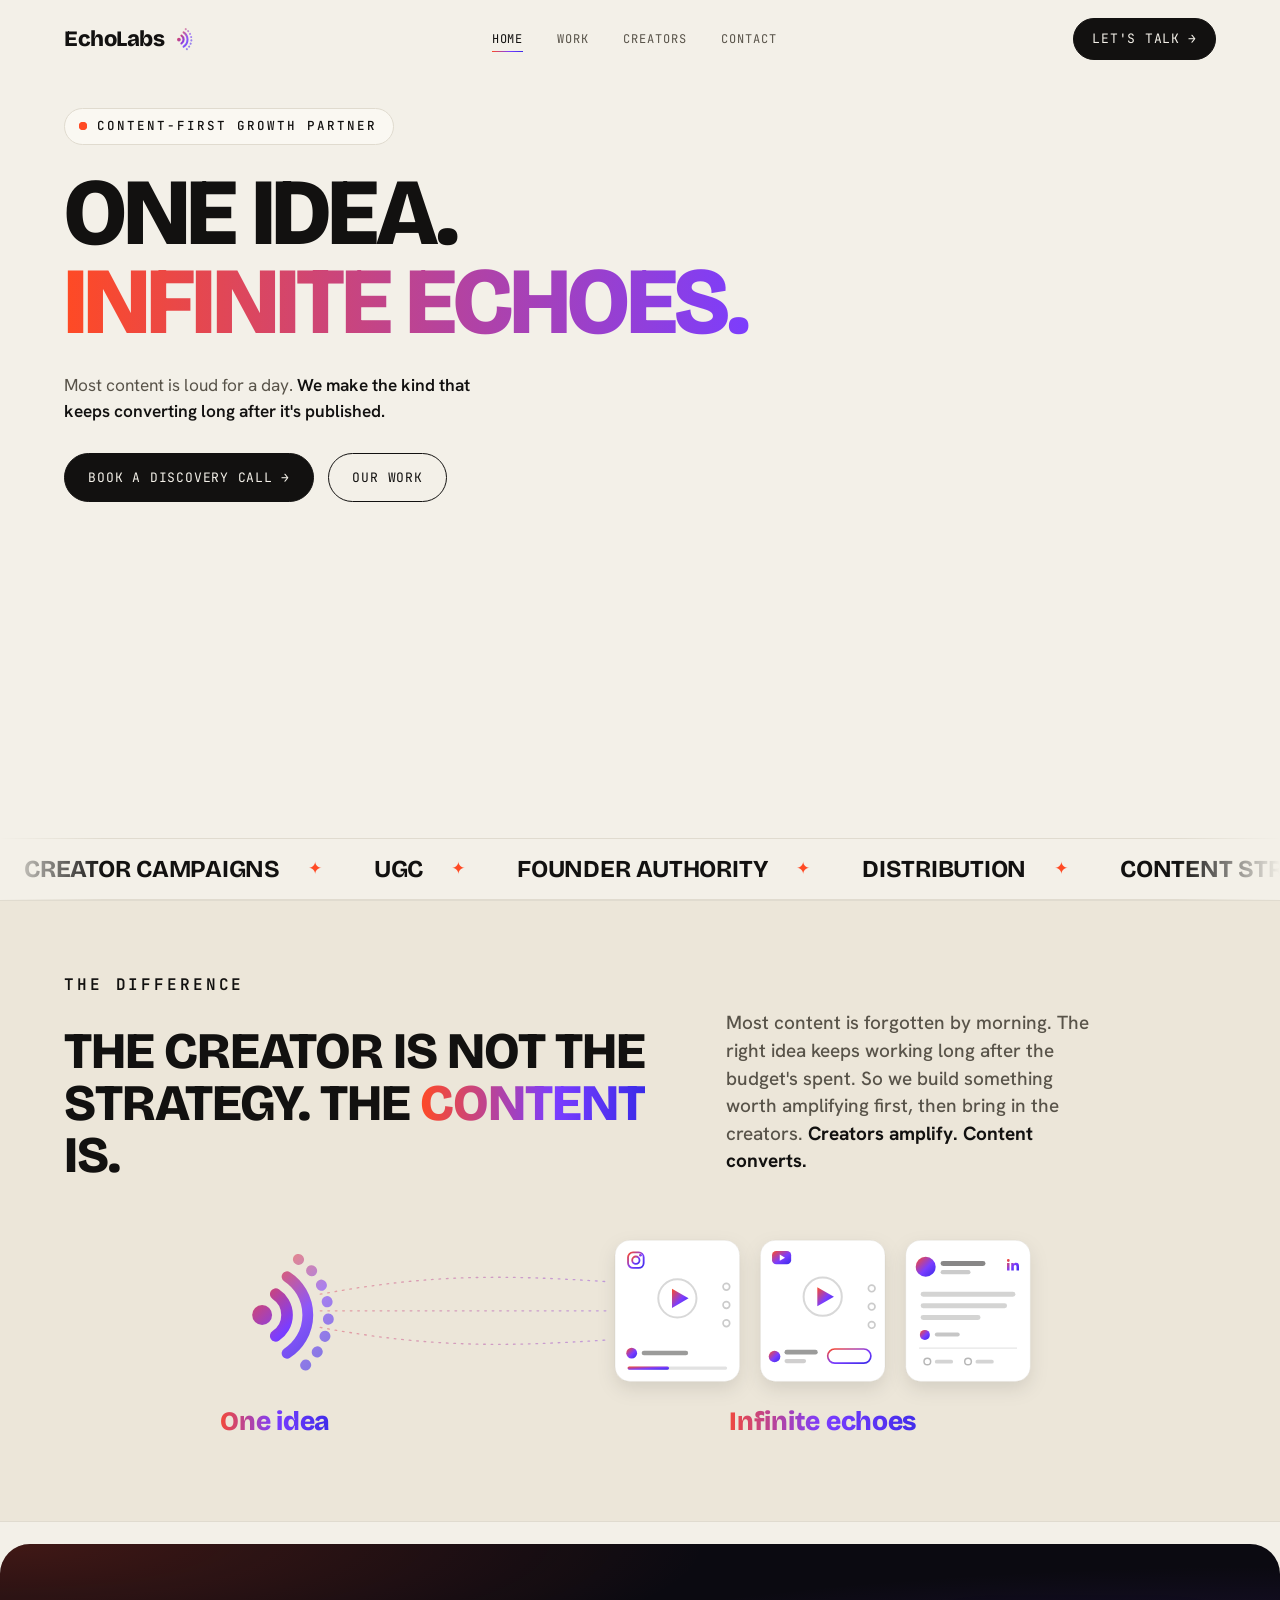
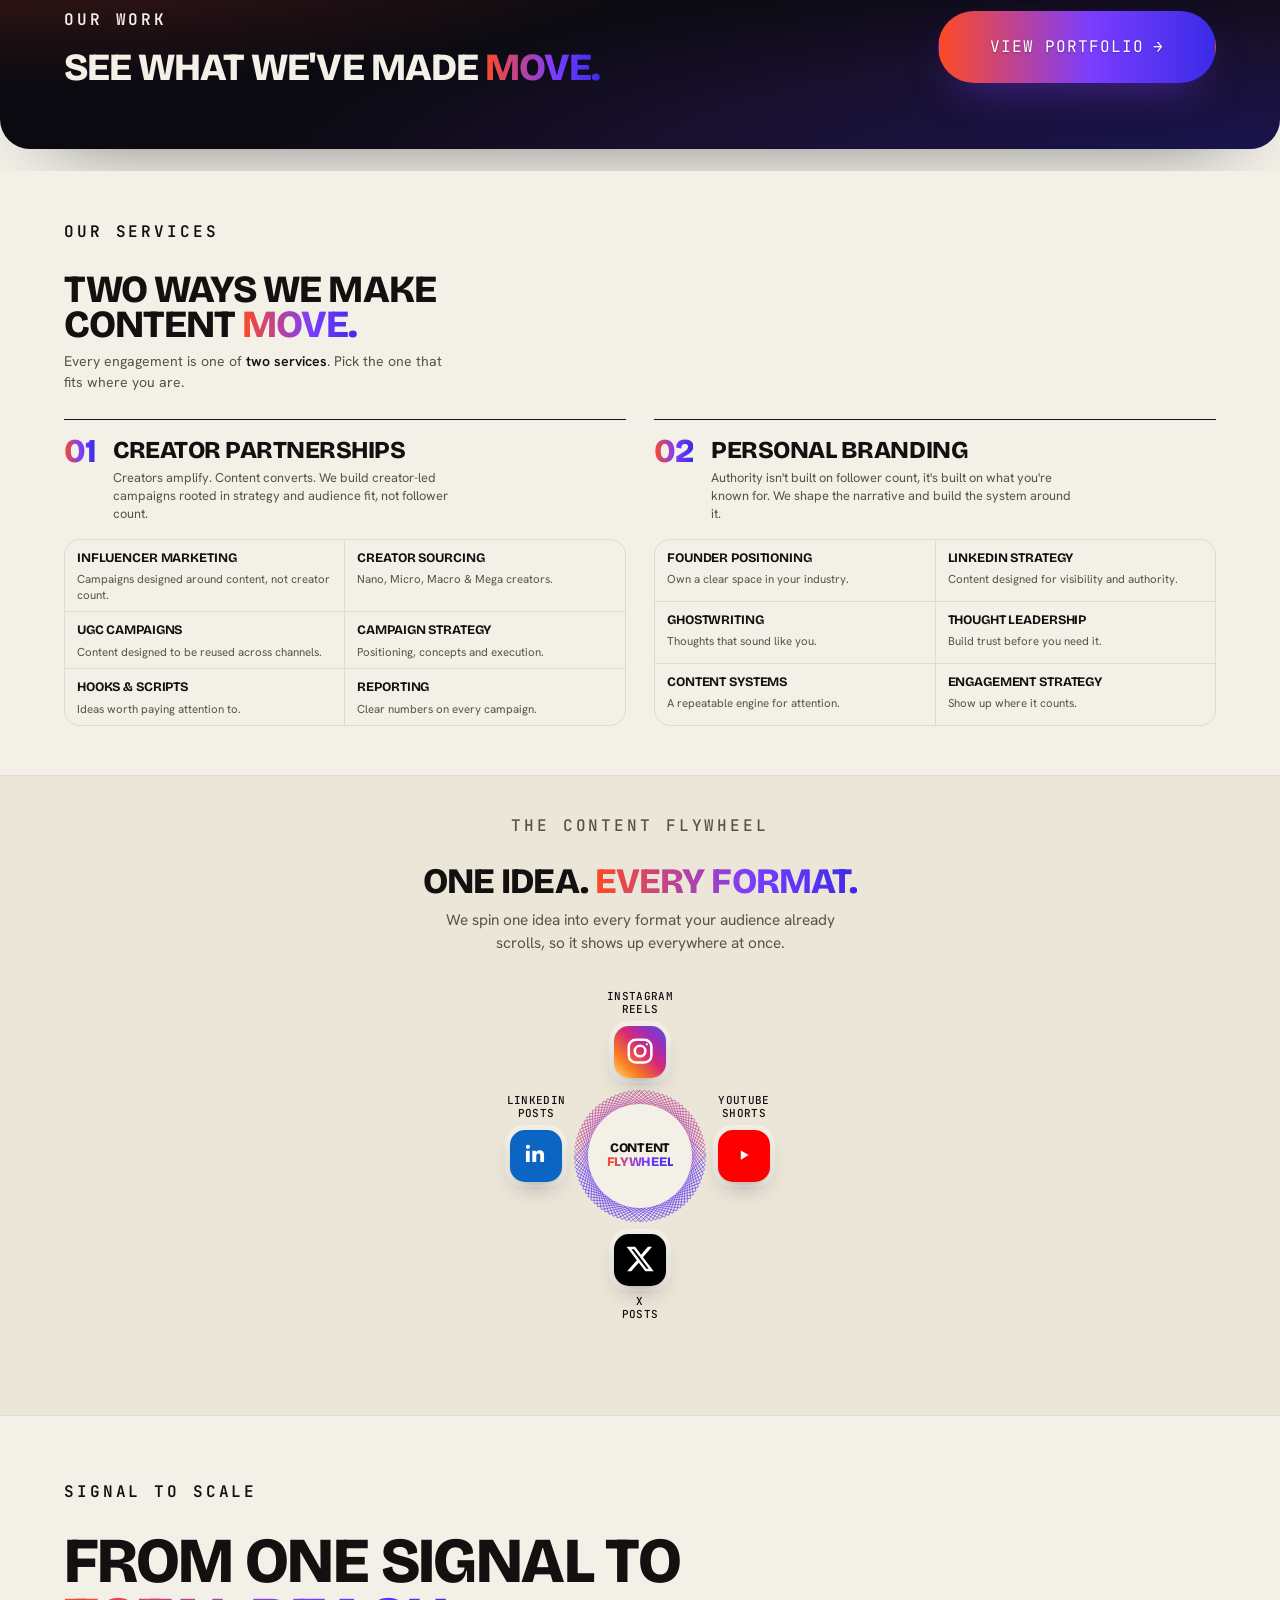
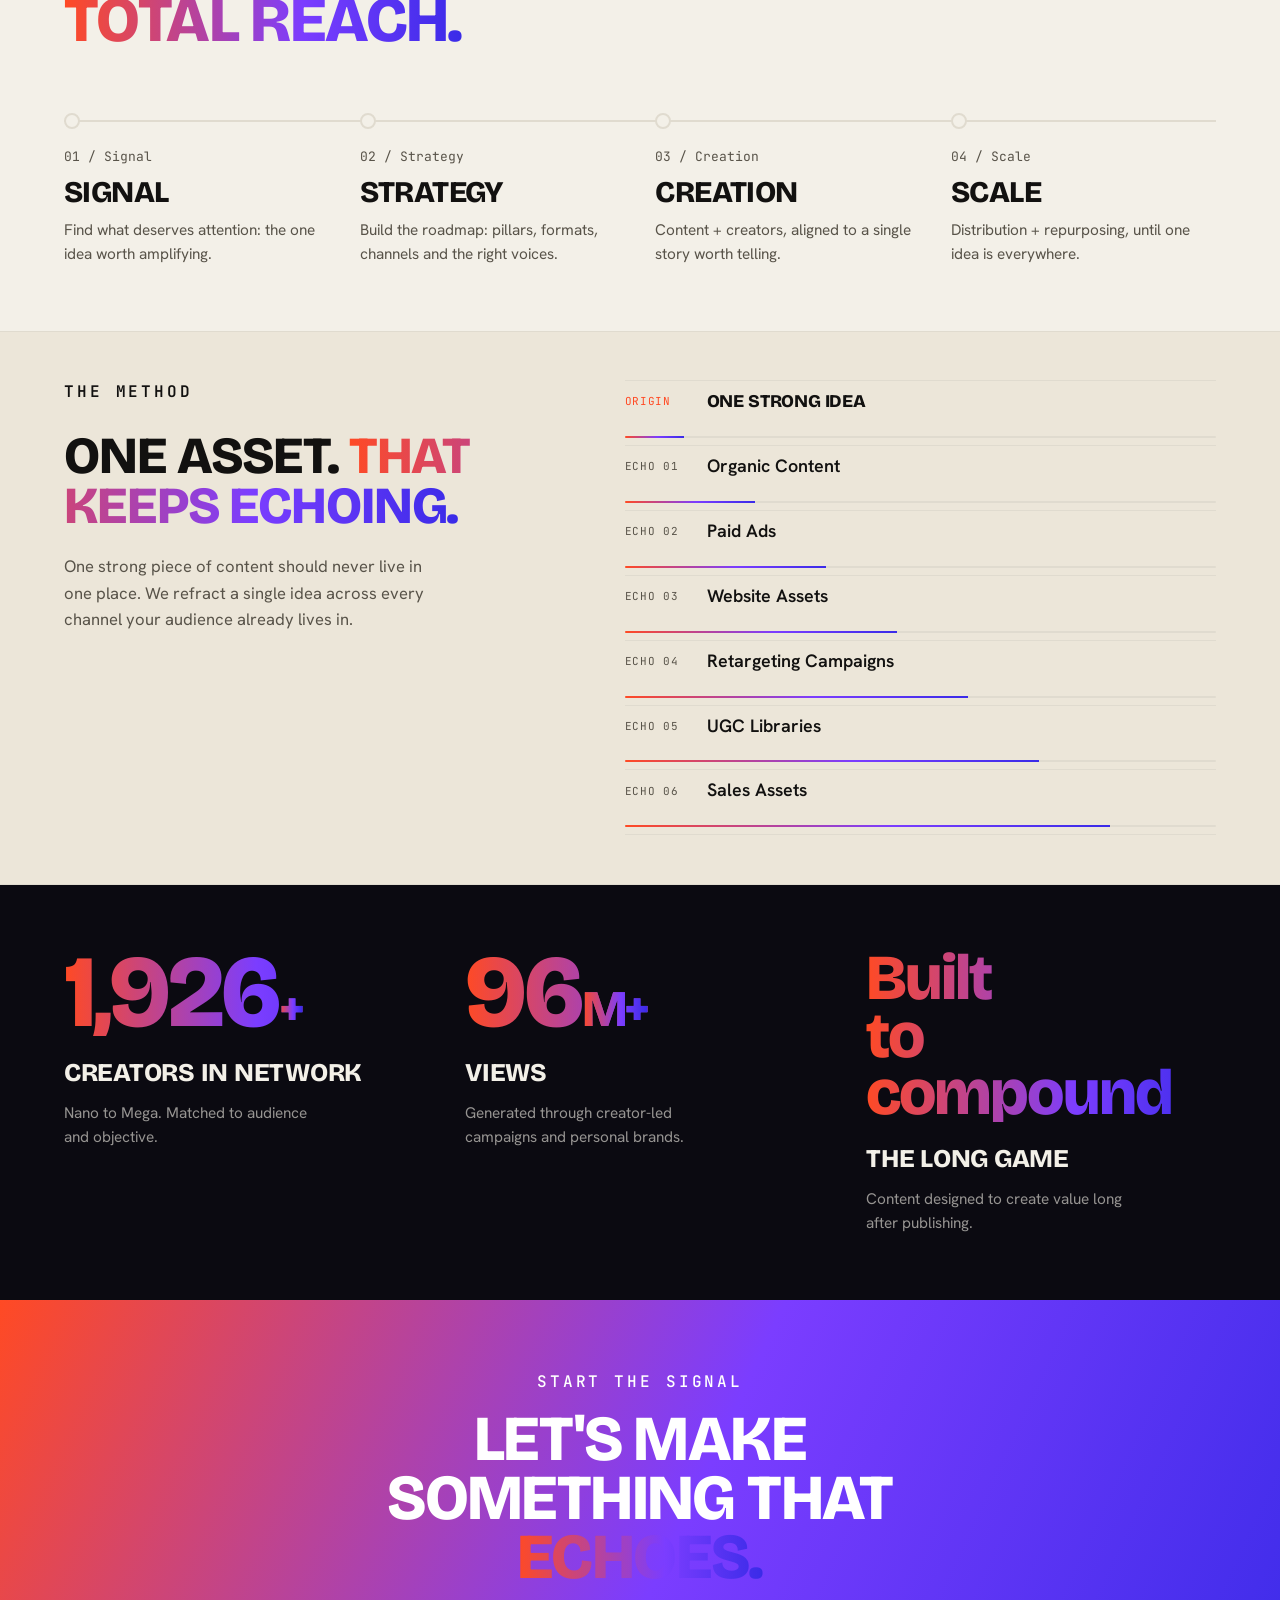
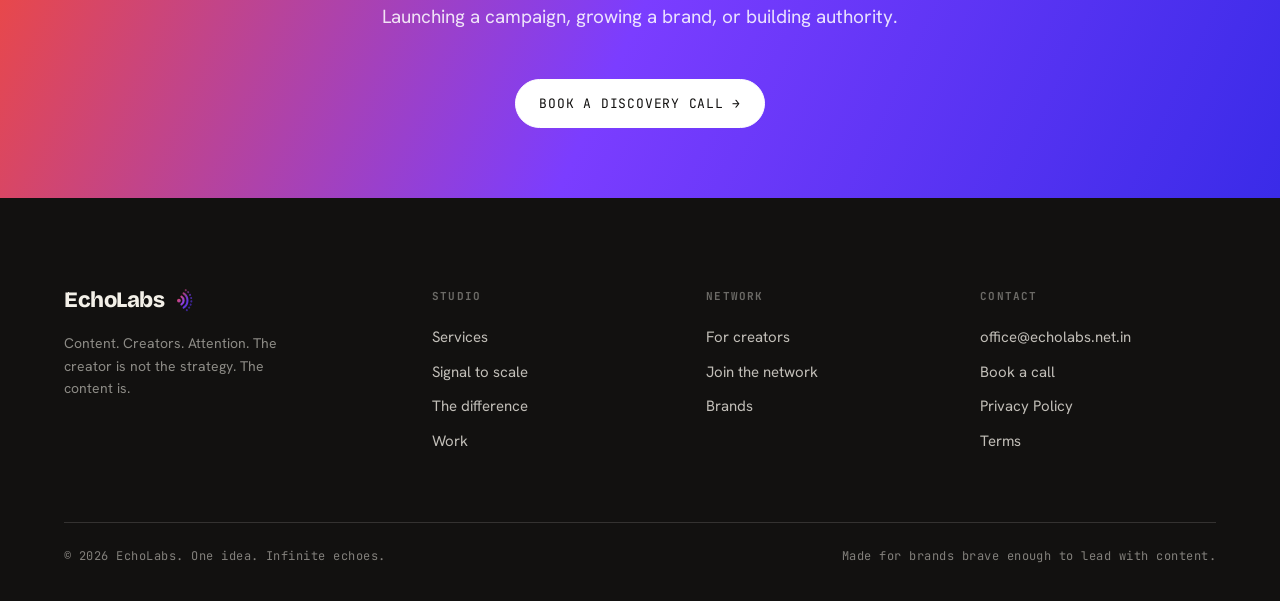
<file: index.html>
<!DOCTYPE html>
<html lang="en">
<head>
<meta charset="UTF-8" />
<meta name="viewport" content="width=device-width, initial-scale=1.0" />
<title>EchoLabs · Content-first growth partner</title>
<meta name="description" content="One idea. Infinite echoes. EchoLabs is a content-first growth partner. Most content is loud for a day. The right content keeps converting long after it's published." />
<meta name="theme-color" content="#F3F0E8" />
<link rel="icon" type="image/svg+xml" href="echolabs-mark.svg" />
<link rel="icon" type="image/png" href="echolabs-mark.png" />
<link rel="apple-touch-icon" href="echolabs-mark.png" />
<meta property="og:type" content="website" />
<meta property="og:title" content="EchoLabs · One idea. Infinite echoes." />
<meta property="og:description" content="The creator is not the strategy. The content is. A content-first growth partner." />
<link rel="preconnect" href="https://fonts.googleapis.com" />
<link rel="preconnect" href="https://fonts.gstatic.com" crossorigin />
<link rel="preconnect" href="https://assets.calendly.com" />
<link rel="dns-prefetch" href="https://calendly.com" />
<link href="https://fonts.googleapis.com/css2?family=Bricolage+Grotesque:opsz,wght@12..96,700;12..96,800&family=Hanken+Grotesk:wght@400;500;600&family=JetBrains+Mono:wght@400;500&display=swap" rel="stylesheet" />
<link rel="stylesheet" href="styles.css?v=20260705" />
</head>
<body>
<svg width="0" height="0" aria-hidden="true" style="position:absolute"><defs><linearGradient id="logoGrad" gradientUnits="userSpaceOnUse" x1="1" y1="8" x2="25" y2="24"><stop offset="0" stop-color="#FF4A24"/><stop offset="0.55" stop-color="#7B3DFF"/><stop offset="1" stop-color="#3A2BE8"/></linearGradient></defs></svg>
<a class="skip" href="#main">Skip to content</a>

<!-- ECHO CURSOR -->
<div class="cursor" aria-hidden="true">
  <div class="cursor__el cursor__r3"></div>
  <div class="cursor__el cursor__r2"></div>
  <div class="cursor__el cursor__r1"></div>
  <div class="cursor__el cursor__dot"></div>
</div>

<!-- NAV -->
<header class="nav" id="nav">
  <div class="wrap nav__inner">
    <a class="logo" href="index.html" aria-label="EchoLabs home">
      <span class="logo__word">EchoLabs</span>
      <svg class="logo__mark" viewBox="0 0 25 32" fill="none" aria-hidden="true"><circle cx="5" cy="16" r="2.4" fill="url(#logoGrad)"/><path d="M8.27 10.97 A 6 6 0 0 1 8.27 21.03" stroke="url(#logoGrad)" stroke-width="2.8" stroke-linecap="round"/><path d="M11 6.78 A 11 11 0 0 1 11 25.22" stroke="url(#logoGrad)" stroke-width="2.6" stroke-linecap="round" opacity="0.85"/><path d="M13.72 2.6 A 16 16 0 0 1 13.72 29.4" stroke="url(#logoGrad)" stroke-width="2.6" stroke-linecap="round" stroke-dasharray="0.1 4.1" opacity="0.6"/></svg>
    </a>
    <nav class="nav__links" aria-label="Primary">
      <a href="index.html" aria-current="page">Home</a>
      <a href="work.html">Work</a>
      <a href="creators.html">Creators</a>
      <a href="contact.html">Contact</a>
    </nav>
    <div class="nav__cta">
      <a class="btn btn--primary btn--sm" data-book href="contact.html"><span class="btn-label">Let's Talk</span><span class="btn-arrow" aria-hidden="true">→</span></a>
    </div>
    <button class="nav__toggle" aria-label="Open menu" aria-expanded="false" aria-controls="menu"><span></span></button>
  </div>
</header>

<!-- MOBILE MENU -->
<nav class="menu" id="menu" aria-hidden="true" aria-label="Mobile">
  <a href="index.html"><small>00 /</small> Home</a>
  <a href="work.html"><small>01 /</small> Work</a>
  <a href="creators.html"><small>02 /</small> Creators</a>
  <a href="contact.html"><small>03 /</small> Contact</a>
  <a class="btn btn--primary" data-book href="contact.html"><span class="btn-label">Book a discovery call</span><span class="btn-arrow" aria-hidden="true">→</span></a>
</nav>

<main id="main">

<!-- HERO -->
<section class="hero" aria-label="Introduction">
  <div class="wrap">
    <div class="hero__tag">
      <span class="hero__dot" aria-hidden="true"></span>
      <span class="eyebrow" data-scramble>Content-first growth partner</span>
    </div>
    <h1>
      <span class="line-mask"><span>One idea.</span></span>
      <span class="line-mask"><span class="gradient-text">Infinite echoes.</span></span>
    </h1>
    <p class="hero__sub">
      Most content is loud for a day. <strong>We make the kind that keeps
      converting long after it's published.</strong>
    </p>
    <div class="hero__cta">
      <a class="btn btn--primary" data-magnetic data-book href="contact.html"><span class="btn-label">Book a discovery call</span><span class="btn-arrow" aria-hidden="true">→</span></a>
      <a class="btn btn--ghost" data-magnetic href="work.html"><span class="btn-label">Our work</span></a>
    </div>
  </div>
  <div class="marquee" aria-hidden="true">
    <div class="marquee__track" data-marquee>
      <div class="marquee__group">
        <span class="marquee__item">Creator Campaigns<span>✦</span></span>
        <span class="marquee__item">UGC<span>✦</span></span>
        <span class="marquee__item">Founder Authority<span>✦</span></span>
        <span class="marquee__item">Distribution<span>✦</span></span>
        <span class="marquee__item">Content Strategy<span>✦</span></span>
        <span class="marquee__item">Personal Branding<span>✦</span></span>
      </div>
    </div>
  </div>
</section>

<!-- THE DIFFERENCE -->
<section class="section belief" id="difference" aria-labelledby="diff-h">
  <div class="wrap belief__grid">
    <div>
      <span class="eyebrow section__eyebrow"><b>The difference</b></span>
      <h2 class="belief__statement" id="diff-h" data-words>
        The creator is not the strategy. The <span class="accent">content</span> is.
      </h2>
    </div>
    <div class="belief__cols">
      <p class="belief__lede reveal">Most content is forgotten by morning. The right idea keeps working long after the budget's spent. So we build something worth amplifying first, then bring in the creators. <strong>Creators amplify. Content converts.</strong></p>
    </div>
  </div>
  <div class="wrap belief__viz reveal">
    <svg viewBox="0 0 1180 292" class="diffviz" role="img" aria-label="The EchoLabs idea echoing out into an Instagram Reel, a YouTube Short and a LinkedIn post" preserveAspectRatio="xMidYMid meet">
      <defs>
        <!-- one brand gradient, used everywhere for uniformity -->
        <linearGradient id="dvg" x1="60" y1="0" x2="1100" y2="0" gradientUnits="userSpaceOnUse">
          <stop offset="0" stop-color="#FF4A24"/><stop offset="0.55" stop-color="#7B3DFF"/><stop offset="1" stop-color="#3A2BE8"/>
        </linearGradient>
        <!-- exact EchoLabs logo gradient, scoped to the mark's own box -->
        <linearGradient id="dvgMark" x1="2" y1="6" x2="22" y2="26" gradientUnits="userSpaceOnUse">
          <stop offset="0" stop-color="#FF4A24"/><stop offset="0.55" stop-color="#7B3DFF"/><stop offset="1" stop-color="#3A2BE8"/>
        </linearGradient>
        <!-- per-element gradient: every accent shows the full coral→violet→blue, so the palette stays uniform -->
        <linearGradient id="dvgBox" x1="0" y1="0" x2="1" y2="1">
          <stop offset="0" stop-color="#FF4A24"/><stop offset="0.55" stop-color="#7B3DFF"/><stop offset="1" stop-color="#3A2BE8"/>
        </linearGradient>
        <linearGradient id="dvgText" x1="78" y1="0" x2="222" y2="0" gradientUnits="userSpaceOnUse">
          <stop offset="0" stop-color="#FF4A24"/><stop offset="0.5" stop-color="#7B3DFF"/><stop offset="1" stop-color="#3A2BE8"/>
        </linearGradient>
        <linearGradient id="dvgText2" x1="682" y1="0" x2="938" y2="0" gradientUnits="userSpaceOnUse">
          <stop offset="0" stop-color="#FF4A24"/><stop offset="0.5" stop-color="#7B3DFF"/><stop offset="1" stop-color="#3A2BE8"/>
        </linearGradient>
        <filter id="dvCard" x="-20%" y="-20%" width="140%" height="170%">
          <feDropShadow dx="0" dy="9" stdDeviation="11" flood-color="#121110" flood-opacity="0.10"/>
        </filter>
      </defs>

      <!-- ONE IDEA: the EchoLabs echo mark (exact logo gradient) as the source of every echo -->
      <g transform="translate(110 50) scale(5)">
        <circle cx="5" cy="16" r="2.4" fill="url(#dvgMark)"/>
        <path d="M8.27 10.97 A 6 6 0 0 1 8.27 21.03" fill="none" stroke="url(#dvgMark)" stroke-width="2.8" stroke-linecap="round"/>
        <path d="M11 6.78 A 11 11 0 0 1 11 25.22" fill="none" stroke="url(#dvgMark)" stroke-width="2.6" stroke-linecap="round" opacity="0.85"/>
        <path d="M13.72 2.6 A 16 16 0 0 1 13.72 29.4" fill="none" stroke="url(#dvgMark)" stroke-width="2.6" stroke-linecap="round" stroke-dasharray="0.1 4.1" opacity="0.6"/>
      </g>
      <text x="150" y="268" text-anchor="middle" class="dv-hero" fill="url(#dvgText)">One idea</text>

      <!-- flow lines: the echoes travelling out -->
      <g fill="none" stroke="url(#dvg)" stroke-width="1.6" stroke-linecap="round" stroke-dasharray="2 7" opacity="0.45">
        <path d="M205 105 C 340 80, 430 82, 552 90"/>
        <path d="M205 125 C 350 125, 430 125, 552 125"/>
        <path d="M205 145 C 340 170, 430 168, 552 160"/>
      </g>

      <!-- INSTAGRAM REEL -->
      <rect x="560" y="40" width="150" height="170" rx="18" fill="#fff" stroke="#121110" stroke-opacity="0.06" filter="url(#dvCard)"/>
      <g transform="translate(575 54)" fill="none" stroke="url(#dvgBox)" stroke-width="2.2" stroke-linecap="round">
        <rect x="0.6" y="0.6" width="18.8" height="18.8" rx="6"/>
        <circle cx="10" cy="10" r="4.4"/>
      </g>
      <circle cx="590.5" cy="58" r="1.6" fill="url(#dvgBox)"/>
      <circle cx="635" cy="110" r="23" fill="none" stroke="#121110" stroke-opacity="0.16" stroke-width="2.4"/>
      <path d="M628.5 98.5 L628.5 121.5 L648.5 110 Z" fill="url(#dvgBox)"/>
      <g fill="none" stroke="#121110" stroke-opacity="0.22" stroke-width="2"><circle cx="694" cy="96" r="4"/><circle cx="694" cy="118" r="4"/><circle cx="694" cy="140" r="4"/></g>
      <circle cx="580" cy="176" r="6.5" fill="url(#dvgBox)"/>
      <rect x="592" y="173" width="56" height="5.5" rx="2.75" fill="#121110" opacity="0.42"/>
      <rect x="575" y="192" width="120" height="4" rx="2" fill="#121110" opacity="0.12"/>
      <rect x="575" y="192" width="50" height="4" rx="2" fill="url(#dvgBox)"/>

      <!-- YOUTUBE SHORTS -->
      <rect x="735" y="40" width="150" height="170" rx="18" fill="#fff" stroke="#121110" stroke-opacity="0.06" filter="url(#dvCard)"/>
      <g transform="translate(749 53)"><rect x="0" y="0" width="23" height="16" rx="5" fill="url(#dvgBox)"/><path d="M9.3 4.2 L15.6 8 L9.3 11.8 Z" fill="#fff"/></g>
      <circle cx="810" cy="108" r="23" fill="none" stroke="#121110" stroke-opacity="0.16" stroke-width="2.4"/>
      <path d="M803.5 96.5 L803.5 119.5 L823.5 108 Z" fill="url(#dvgBox)"/>
      <g fill="none" stroke="#121110" stroke-opacity="0.22" stroke-width="2"><circle cx="869" cy="98" r="4"/><circle cx="869" cy="120" r="4"/><circle cx="869" cy="142" r="4"/></g>
      <circle cx="752" cy="180" r="7" fill="url(#dvgBox)"/>
      <rect x="764" y="172" width="40" height="5.5" rx="2.75" fill="#121110" opacity="0.42"/>
      <rect x="764" y="183" width="26" height="5" rx="2.5" fill="#121110" opacity="0.2"/>
      <rect x="816" y="171" width="52" height="17" rx="8.5" fill="none" stroke="url(#dvgBox)" stroke-width="2"/>

      <!-- LINKEDIN POST -->
      <rect x="910" y="40" width="150" height="170" rx="18" fill="#fff" stroke="#121110" stroke-opacity="0.06" filter="url(#dvCard)"/>
      <circle cx="934" cy="72" r="12" fill="url(#dvgBox)"/>
      <rect x="952" y="65" width="54" height="6" rx="3" fill="#121110" opacity="0.5"/>
      <rect x="952" y="76" width="36" height="5" rx="2.5" fill="#121110" opacity="0.22"/>
      <g transform="translate(1028 59)" fill="url(#dvgBox)"><path d="M6.94 8.5v9h-3v-9h3Zm.25-3.06a1.69 1.69 0 1 1-3.38 0 1.69 1.69 0 0 1 3.38 0ZM9 8.5h2.88v1.23h.04c.4-.72 1.38-1.48 2.84-1.48 3.04 0 3.6 1.86 3.6 4.28V17.5h-3v-4.4c0-1.05-.02-2.4-1.5-2.4-1.5 0-1.73 1.14-1.73 2.32V17.5H9v-9Z"/></g>
      <rect x="928" y="102" width="114" height="6" rx="3" fill="#121110" opacity="0.18"/>
      <rect x="928" y="116" width="104" height="6" rx="3" fill="#121110" opacity="0.18"/>
      <rect x="928" y="130" width="72" height="6" rx="3" fill="#121110" opacity="0.18"/>
      <circle cx="933" cy="154" r="6" fill="url(#dvgBox)"/>
      <rect x="945" y="151" width="30" height="5" rx="2.5" fill="#121110" opacity="0.24"/>
      <line x1="926" y1="170" x2="1044" y2="170" stroke="#121110" stroke-opacity="0.1" stroke-width="1.4"/>
      <g><circle cx="936" cy="186" r="4" fill="none" stroke="#121110" stroke-opacity="0.3" stroke-width="1.8"/><rect x="945" y="184" width="22" height="4.5" rx="2.25" fill="#121110" opacity="0.18"/><circle cx="985" cy="186" r="4" fill="none" stroke="#121110" stroke-opacity="0.3" stroke-width="1.8"/><rect x="994" y="184" width="22" height="4.5" rx="2.25" fill="#121110" opacity="0.18"/></g>

      <text x="810" y="268" text-anchor="middle" class="dv-hero2" fill="url(#dvgText2)">Infinite echoes</text>
    </svg>
  </div>
</section>

<!-- OUR WORK -->
<section class="section workcta" aria-labelledby="wc-h">
  <div class="wrap workcta__inner reveal">
    <div>
      <span class="eyebrow section__eyebrow"><b>Our work</b></span>
      <h2 id="wc-h" class="section__title">See what we've made <span class="accent">move.</span></h2>
    </div>
    <a class="btn btn--primary" data-magnetic href="work.html"><span class="btn-label">View portfolio</span><span class="btn-arrow" aria-hidden="true">→</span></a>
  </div>
</section>

<!-- SERVICES -->
<section class="section services-groups" id="services" aria-labelledby="svc-h">
  <div class="wrap">
    <div class="section__head reveal">
      <span class="eyebrow section__eyebrow"><b>Our services</b></span>
      <h2 id="svc-h" class="section__title">Two ways we make content <span class="accent">move.</span></h2>
      <p class="services-groups__note">Every engagement is one of <strong>two services</strong>. Pick the one that fits where you are.</p>
    </div>

    <div class="svcgroups">
    <div class="svcgroup reveal">
      <div class="svcgroup__head">
        <div class="svcgroup__index" aria-hidden="true">
          <span class="svcgroup__no">01</span>
        </div>
        <div class="svcgroup__intro">
          <h3 class="svcgroup__title">Creator Partnerships</h3>
          <p class="svcgroup__lead">Creators amplify. Content converts. We build creator-led campaigns rooted in strategy and audience fit, not follower count.</p>
        </div>
      </div>
      <div class="svcsub">
        <div class="svcsub__item"><h4>Influencer Marketing</h4><p>Campaigns designed around content, not creator count.</p></div>
        <div class="svcsub__item"><h4>Creator Sourcing</h4><p>Nano, Micro, Macro &amp; Mega creators.</p></div>
        <div class="svcsub__item"><h4>UGC Campaigns</h4><p>Content designed to be reused across channels.</p></div>
        <div class="svcsub__item"><h4>Campaign Strategy</h4><p>Positioning, concepts and execution.</p></div>
        <div class="svcsub__item"><h4>Hooks &amp; Scripts</h4><p>Ideas worth paying attention to.</p></div>
        <div class="svcsub__item"><h4>Reporting</h4><p>Clear numbers on every campaign.</p></div>
      </div>
    </div>

    <div class="svcgroup reveal">
      <div class="svcgroup__head">
        <div class="svcgroup__index" aria-hidden="true">
          <span class="svcgroup__no">02</span>
        </div>
        <div class="svcgroup__intro">
          <h3 class="svcgroup__title">Personal Branding</h3>
          <p class="svcgroup__lead">Authority isn't built on follower count, it's built on what you're known for. We shape the narrative and build the system around it.</p>
        </div>
      </div>
      <div class="svcsub">
        <div class="svcsub__item"><h4>Founder Positioning</h4><p>Own a clear space in your industry.</p></div>
        <div class="svcsub__item"><h4>LinkedIn Strategy</h4><p>Content designed for visibility and authority.</p></div>
        <div class="svcsub__item"><h4>Ghostwriting</h4><p>Thoughts that sound like you.</p></div>
        <div class="svcsub__item"><h4>Thought Leadership</h4><p>Build trust before you need it.</p></div>
        <div class="svcsub__item"><h4>Content Systems</h4><p>A repeatable engine for attention.</p></div>
        <div class="svcsub__item"><h4>Engagement Strategy</h4><p>Show up where it counts.</p></div>
      </div>
    </div>
    </div>
  </div>
</section>

<!-- CONTENT FLYWHEEL -->
<section class="section flywheel-sec" id="flywheel" aria-labelledby="fw-h">
  <div class="wrap">
    <div class="section__head center reveal">
      <span class="eyebrow section__eyebrow">The content flywheel</span>
      <h2 id="fw-h" class="section__title">One idea. <span class="accent">Every format.</span></h2>
      <p class="flywheel__lead">We spin one idea into every format your audience already scrolls, so it shows up everywhere at once.</p>
    </div>
    <div class="flywheel reveal" data-d="1" role="img" aria-label="Content flywheel across Instagram Reels, YouTube Shorts, X posts and LinkedIn Posts">
      <svg class="fw-svg" viewBox="0 0 400 400" aria-hidden="true">
        <defs><linearGradient id="fwg" gradientUnits="userSpaceOnUse" x1="60" y1="60" x2="340" y2="340">
          <stop offset="0" stop-color="#FF4A24"/><stop offset="0.5" stop-color="#7B3DFF"/><stop offset="1" stop-color="#3A2BE8"/>
        </linearGradient></defs>
        <g class="fw-spin" fill="none" stroke="url(#fwg)" stroke-width="1.3" stroke-linejoin="round"></g>
      </svg>
      <div class="flywheel__center" aria-hidden="true"><span>Content</span><span>Flywheel</span></div>

      <div class="fw-node fw-node--top">
        <span class="fw-ico fw-ico--ig"><svg viewBox="0 0 24 24" fill="none" stroke="#fff" stroke-width="2" stroke-linecap="round"><rect x="3" y="3" width="18" height="18" rx="5.5"/><circle cx="12" cy="12" r="4.2"/><circle cx="17.4" cy="6.6" r=".9" fill="#fff" stroke="none"/></svg></span>
        <span class="fw-node__label">Instagram<br>Reels</span>
      </div>
      <div class="fw-node fw-node--right">
        <span class="fw-ico" style="background:#FF0000"><svg viewBox="0 0 24 24" fill="#fff"><path d="M9.4 8.3v7.4l6.2-3.7z"/></svg></span>
        <span class="fw-node__label">YouTube<br>Shorts</span>
      </div>
      <div class="fw-node fw-node--bottom">
        <span class="fw-ico" style="background:#000"><svg viewBox="0 0 24 24" fill="#fff"><path d="M18.244 2.25h3.308l-7.227 8.26 8.502 11.24H16.17l-5.214-6.817L4.99 21.75H1.68l7.73-8.835L1.254 2.25H8.08l4.713 6.231zm-1.161 17.52h1.833L7.084 4.126H5.117z"/></svg></span>
        <span class="fw-node__label">X<br>Posts</span>
      </div>
      <div class="fw-node fw-node--left">
        <span class="fw-ico" style="background:#0A66C2"><svg viewBox="0 0 24 24" fill="#fff"><path d="M6.94 8.5v9h-3v-9h3Zm.25-3.06a1.69 1.69 0 1 1-3.38 0 1.69 1.69 0 0 1 3.38 0ZM9 8.5h2.88v1.23h.04c.4-.72 1.38-1.48 2.84-1.48 3.04 0 3.6 1.86 3.6 4.28V17.5h-3v-4.4c0-1.05-.02-2.4-1.5-2.4-1.5 0-1.73 1.14-1.73 2.32V17.5H9v-9Z"/></svg></span>
        <span class="fw-node__label">LinkedIn<br>Posts</span>
      </div>
    </div>
  </div>
</section>

<!-- SIGNAL TO SCALE -->
<section class="section process" id="how" aria-labelledby="how-h">
  <div class="wrap">
    <div class="section__head reveal">
      <span class="eyebrow section__eyebrow"><b>Signal to scale</b></span>
      <h2 id="how-h" class="section__title">From one signal to <span class="accent">total reach.</span></h2>
    </div>
    <div class="process__grid" data-process>
      <div class="process__track" aria-hidden="true"></div>
      <div class="process__fill" data-process-fill aria-hidden="true"></div>
      <div class="pstep" data-step><span class="pstep__node" aria-hidden="true"></span><div class="pstep__no">01 / Signal</div><h3 class="pstep__title">Signal</h3><p class="pstep__desc">Find what deserves attention: the one idea worth amplifying.</p></div>
      <div class="pstep" data-step><span class="pstep__node" aria-hidden="true"></span><div class="pstep__no">02 / Strategy</div><h3 class="pstep__title">Strategy</h3><p class="pstep__desc">Build the roadmap: pillars, formats, channels and the right voices.</p></div>
      <div class="pstep" data-step><span class="pstep__node" aria-hidden="true"></span><div class="pstep__no">03 / Creation</div><h3 class="pstep__title">Creation</h3><p class="pstep__desc">Content + creators, aligned to a single story worth telling.</p></div>
      <div class="pstep" data-step><span class="pstep__node" aria-hidden="true"></span><div class="pstep__no">04 / Scale</div><h3 class="pstep__title">Scale</h3><p class="pstep__desc">Distribution + repurposing, until one idea is everywhere.</p></div>
    </div>
  </div>
</section>

<!-- ONE ASSET, INFINITE ECHOES -->
<section class="echoband" id="echoes" aria-labelledby="echo-h">
  <div class="wrap echoband__inner">
    <div class="echoband__lede reveal">
      <span class="eyebrow section__eyebrow"><b>The method</b></span>
      <h2 id="echo-h">One asset. <span class="accent">That keeps echoing.</span></h2>
      <p class="echoband__note">One strong piece of content should never live in one place. We refract a single idea across every channel your audience already lives in.</p>
    </div>
    <ol class="echolist" data-echoes>
      <li class="echo-item"><span class="echo-item__id">Origin</span><span class="echo-item__name">One strong idea</span><span class="echo-item__bar"></span></li>
      <li class="echo-item"><span class="echo-item__id">Echo 01</span><span class="echo-item__name">Organic Content</span><span class="echo-item__bar"></span></li>
      <li class="echo-item"><span class="echo-item__id">Echo 02</span><span class="echo-item__name">Paid Ads</span><span class="echo-item__bar"></span></li>
      <li class="echo-item"><span class="echo-item__id">Echo 03</span><span class="echo-item__name">Website Assets</span><span class="echo-item__bar"></span></li>
      <li class="echo-item"><span class="echo-item__id">Echo 04</span><span class="echo-item__name">Retargeting Campaigns</span><span class="echo-item__bar"></span></li>
      <li class="echo-item"><span class="echo-item__id">Echo 05</span><span class="echo-item__name">UGC Libraries</span><span class="echo-item__bar"></span></li>
      <li class="echo-item"><span class="echo-item__id">Echo 06</span><span class="echo-item__name">Sales Assets</span><span class="echo-item__bar"></span></li>
    </ol>
  </div>
</section>

<!-- BIG STATS -->
<section class="section bigstats-sec" aria-label="Proof">
  <div class="wrap bigstats" data-stats>
    <div class="bigstat reveal">
      <div class="bigstat__num"><span data-count="2000" data-dec="0">0</span><span class="suffix gradient-text">+</span></div>
      <h3 class="bigstat__title">Creators in network</h3>
      <p class="bigstat__text">Nano to Mega. Matched to audience and objective.</p>
    </div>
    <div class="bigstat reveal" data-d="1">
      <div class="bigstat__num"><span data-count="100" data-dec="0">0</span><span class="suffix gradient-text">M+</span></div>
      <h3 class="bigstat__title">Views</h3>
      <p class="bigstat__text">Generated through creator-led campaigns and personal brands.</p>
    </div>
    <div class="bigstat reveal" data-d="2">
      <div class="bigstat__num gradient-text" style="font-size:clamp(40px,5vw,64px);line-height:.9">Built<br>to compound</div>
      <h3 class="bigstat__title">The long game</h3>
      <p class="bigstat__text">Content designed to create value long after publishing.</p>
    </div>
  </div>
</section>

<!-- FINAL CTA -->
<section class="final" aria-labelledby="final-h">
  <div class="wrap">
    <span class="eyebrow final__eyebrow"><span style="color:#fff">Start the signal</span></span>
    <h2 id="final-h">Let's make something that <span class="accent">echoes.</span></h2>
    <p class="final__sub">Launching a campaign, growing a brand, or building authority.</p>
    <div class="final__cta">
      <a class="btn btn--primary" data-magnetic data-book href="contact.html"><span class="btn-label">Book a discovery call</span><span class="btn-arrow" aria-hidden="true">→</span></a>
    </div>
  </div>
</section>

</main>

<!-- FOOTER -->
<footer class="footer">
  <div class="wrap">
    <div class="footer__top">
      <div class="footer__brand">
        <a class="logo" href="index.html" aria-label="EchoLabs home">
          <span class="logo__word">EchoLabs</span>
          <svg class="logo__mark" viewBox="0 0 25 32" fill="none" aria-hidden="true"><circle cx="5" cy="16" r="2.4" fill="url(#logoGrad)"/><path d="M8.27 10.97 A 6 6 0 0 1 8.27 21.03" stroke="url(#logoGrad)" stroke-width="2.8" stroke-linecap="round"/><path d="M11 6.78 A 11 11 0 0 1 11 25.22" stroke="url(#logoGrad)" stroke-width="2.6" stroke-linecap="round" opacity="0.85"/><path d="M13.72 2.6 A 16 16 0 0 1 13.72 29.4" stroke="url(#logoGrad)" stroke-width="2.6" stroke-linecap="round" stroke-dasharray="0.1 4.1" opacity="0.6"/></svg>
        </a>
        <p class="footer__tag">Content. Creators. Attention. The creator is not the strategy. The content is.</p>
      </div>
      <div class="footer__col">
        <h4>Studio</h4>
        <a href="index.html#services">Services</a>
        <a href="index.html#how">Signal to scale</a>
        <a href="index.html#difference">The difference</a>
        <a href="work.html">Work</a>
      </div>
      <div class="footer__col">
        <h4>Network</h4>
        <a href="creators.html">For creators</a>
        <a href="creators.html#join">Join the network</a>
        <a href="contact.html">Brands</a>
      </div>
      <div class="footer__col">
        <h4>Contact</h4>
        <a data-email href="#"><span data-email-text>office@echolabs.net.in</span></a>
        <a data-book href="contact.html">Book a call</a>
        <a href="privacy.html">Privacy Policy</a>
        <a href="terms.html">Terms</a>
      </div>
    </div>
    <div class="footer__bottom">
      <span>© <span data-year>2026</span> EchoLabs. One idea. Infinite echoes.</span>
      <span>Made for brands brave enough to lead with content.</span>
    </div>
  </div>
</footer>

<script src="config.js"></script>
<script src="app.js?v=20260705"></script>
</body>
</html>
</file>
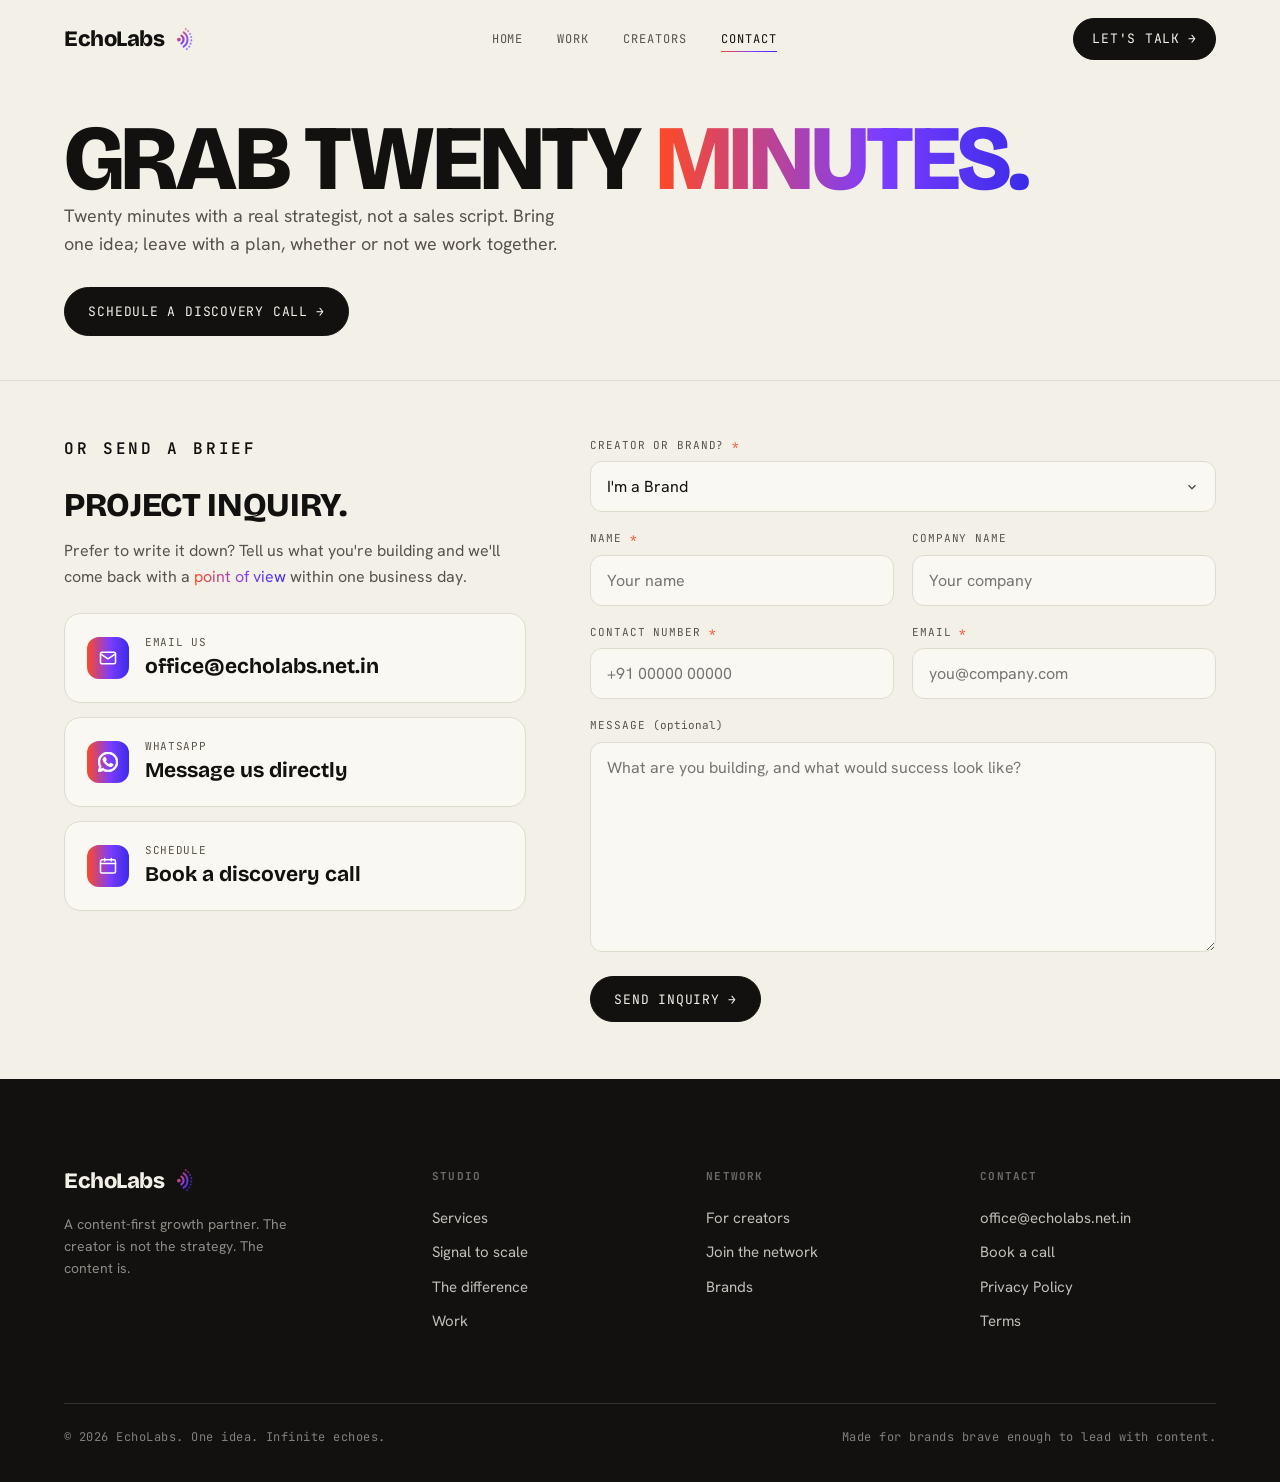
<file: contact.html>
<!DOCTYPE html>
<html lang="en">
<head>
<meta charset="UTF-8" />
<meta name="viewport" content="width=device-width, initial-scale=1.0" />
<title>Contact · EchoLabs</title>
<meta name="description" content="Book a discovery call with EchoLabs, send a project inquiry, or email us directly. A content-first growth partner." />
<meta name="theme-color" content="#F3F0E8" />
<link rel="icon" type="image/svg+xml" href="echolabs-mark.svg" />
<link rel="icon" type="image/png" href="echolabs-mark.png" />
<link rel="apple-touch-icon" href="echolabs-mark.png" />
<link rel="preconnect" href="https://fonts.googleapis.com" />
<link rel="preconnect" href="https://fonts.gstatic.com" crossorigin />
<link rel="preconnect" href="https://assets.calendly.com" />
<link rel="dns-prefetch" href="https://calendly.com" />
<link href="https://fonts.googleapis.com/css2?family=Bricolage+Grotesque:opsz,wght@12..96,700;12..96,800&family=Hanken+Grotesk:wght@400;500;600&family=JetBrains+Mono:wght@400;500&display=swap" rel="stylesheet" />
<link rel="stylesheet" href="styles.css?v=20260705" />
</head>
<body>
<svg width="0" height="0" aria-hidden="true" style="position:absolute"><defs><linearGradient id="logoGrad" gradientUnits="userSpaceOnUse" x1="1" y1="8" x2="25" y2="24"><stop offset="0" stop-color="#FF4A24"/><stop offset="0.55" stop-color="#7B3DFF"/><stop offset="1" stop-color="#3A2BE8"/></linearGradient></defs></svg>
<a class="skip" href="#main">Skip to content</a>

<div class="cursor" aria-hidden="true">
  <div class="cursor__el cursor__r3"></div><div class="cursor__el cursor__r2"></div><div class="cursor__el cursor__r1"></div><div class="cursor__el cursor__dot"></div>
</div>

<header class="nav" id="nav">
  <div class="wrap nav__inner">
    <a class="logo" href="index.html" aria-label="EchoLabs home">
      <span class="logo__word">EchoLabs</span>
      <svg class="logo__mark" viewBox="0 0 25 32" fill="none" aria-hidden="true"><circle cx="5" cy="16" r="2.4" fill="url(#logoGrad)"/><path d="M8.27 10.97 A 6 6 0 0 1 8.27 21.03" stroke="url(#logoGrad)" stroke-width="2.8" stroke-linecap="round"/><path d="M11 6.78 A 11 11 0 0 1 11 25.22" stroke="url(#logoGrad)" stroke-width="2.6" stroke-linecap="round" opacity="0.85"/><path d="M13.72 2.6 A 16 16 0 0 1 13.72 29.4" stroke="url(#logoGrad)" stroke-width="2.6" stroke-linecap="round" stroke-dasharray="0.1 4.1" opacity="0.6"/></svg>
    </a>
    <nav class="nav__links" aria-label="Primary">
      <a href="index.html">Home</a>
      <a href="work.html">Work</a>
      <a href="creators.html">Creators</a>
      <a href="contact.html" aria-current="page">Contact</a>
    </nav>
    <div class="nav__cta"><a class="btn btn--primary btn--sm" data-book href="#inquiry"><span class="btn-label">Let's Talk</span><span class="btn-arrow" aria-hidden="true">→</span></a></div>
    <button class="nav__toggle" aria-label="Open menu" aria-expanded="false" aria-controls="menu"><span></span></button>
  </div>
</header>

<nav class="menu" id="menu" aria-hidden="true" aria-label="Mobile">
  <a href="index.html"><small>00 /</small> Home</a>
  <a href="work.html"><small>01 /</small> Work</a>
  <a href="creators.html"><small>02 /</small> Creators</a>
  <a href="contact.html"><small>03 /</small> Contact</a>
  <a class="btn btn--primary" data-book href="#inquiry"><span class="btn-label">Book a discovery call</span><span class="btn-arrow" aria-hidden="true">→</span></a>
</nav>

<main id="main">

<!-- HERO -->
<section class="phero" aria-labelledby="ct-h">
  <div class="wrap">
    <h1 id="ct-h">Grab twenty <span class="accent">minutes.</span></h1>
    <p class="hero__sub phero__sub" style="opacity:1;transform:none;max-width:52ch">
      Twenty minutes with a real strategist, not a sales script. Bring one idea; leave with a plan, whether or not we work together.
    </p>
    <div class="hero__cta" style="opacity:1;transform:none;margin-top:30px">
      <a class="btn btn--primary" data-magnetic data-book href="#inquiry"><span class="btn-label">Schedule a discovery call</span><span class="btn-arrow" aria-hidden="true">→</span></a>
    </div>
  </div>
</section>

<!-- PROJECT INQUIRY + CONTACT DETAILS -->
<section class="section section--tight" id="inquiry" aria-labelledby="inq-h">
  <div class="wrap">
    <div class="formwrap">
      <div class="form-aside">
        <span class="eyebrow section__eyebrow"><b>Or send a brief</b></span>
        <h3 id="inq-h">Project inquiry.</h3>
        <p>Prefer to write it down? Tell us what you're building and we'll come back with a <span class="accent">point of view</span> within one business day.</p>

        <div class="contact-options mt-s">
          <a class="contact-opt" data-email data-email-subject="Project inquiry: EchoLabs" href="#">
            <span class="contact-opt__ico" aria-hidden="true"><svg viewBox="0 0 24 24" fill="none" stroke="#fff" stroke-width="1.8" stroke-linecap="round" stroke-linejoin="round"><rect x="3" y="5" width="18" height="14" rx="2"/><path d="m3 7 9 6 9-6"/></svg></span>
            <span class="contact-opt__main"><span class="contact-opt__label">Email us</span><span class="contact-opt__val" data-email-text>office@echolabs.net.in</span></span>
          </a>
          <a class="contact-opt" data-whatsapp href="#">
            <span class="contact-opt__ico" aria-hidden="true"><svg viewBox="0 0 24 24" fill="#fff" aria-hidden="true"><path d="M.057 24l1.687-6.163a11.867 11.867 0 0 1-1.587-5.945C.16 5.335 5.495 0 12.05 0a11.82 11.82 0 0 1 8.413 3.488 11.82 11.82 0 0 1 3.48 8.414c-.003 6.557-5.338 11.892-11.893 11.892a11.9 11.9 0 0 1-5.688-1.448L.057 24zm6.597-3.807c1.676.995 3.276 1.591 5.392 1.592 5.448 0 9.886-4.434 9.889-9.885.002-5.462-4.415-9.89-9.881-9.892-5.452 0-9.887 4.434-9.889 9.884a9.86 9.86 0 0 0 1.51 5.26l-.999 3.648 3.978-1.607zm11.387-5.464c-.074-.124-.272-.198-.57-.347-.297-.149-1.758-.868-2.031-.967-.272-.099-.47-.149-.669.149-.198.297-.768.967-.941 1.165-.173.198-.347.223-.644.074-.297-.149-1.255-.462-2.39-1.475-.883-.788-1.48-1.761-1.653-2.059-.173-.297-.018-.458.13-.606.134-.133.297-.347.446-.521.151-.172.2-.296.3-.495.099-.198.05-.372-.025-.521-.075-.148-.669-1.611-.916-2.206-.242-.579-.487-.501-.669-.51l-.57-.01c-.198 0-.52.074-.792.372s-1.04 1.016-1.04 2.479 1.065 2.876 1.213 3.074c.149.198 2.095 3.2 5.076 4.487.709.306 1.263.489 1.694.626.712.226 1.36.194 1.872.118.571-.085 1.758-.719 2.006-1.413.248-.695.248-1.29.173-1.414z"/></svg></span>
            <span class="contact-opt__main"><span class="contact-opt__label">WhatsApp</span><span class="contact-opt__val">Message us directly</span></span>
          </a>
          <a class="contact-opt" data-book href="#inquiry">
            <span class="contact-opt__ico" aria-hidden="true"><svg viewBox="0 0 24 24" fill="none" stroke="#fff" stroke-width="1.8" stroke-linecap="round" stroke-linejoin="round"><rect x="3" y="4.5" width="18" height="16" rx="2"/><path d="M3 9h18M8 3v3M16 3v3"/></svg></span>
            <span class="contact-opt__main"><span class="contact-opt__label">Schedule</span><span class="contact-opt__val">Book a discovery call</span></span>
          </a>
        </div>

      </div>

      <form class="form" data-lead-form novalidate>
        <input type="hidden" name="source" value="Contact: Project Inquiry" />
        <div class="honeypot" aria-hidden="true"><label>Company website<input type="text" name="company_website" tabindex="-1" autocomplete="off" /></label></div>

        <div class="field">
          <label for="type">Creator or Brand? <span class="req">*</span></label>
          <select id="type" name="type" required>
            <option value="Brand" selected>I'm a Brand</option>
            <option value="Creator">I'm a Creator</option>
          </select>
          <span class="field__err">Please choose one.</span>
        </div>

        <div class="form__row">
          <div class="field">
            <label for="name">Name <span class="req">*</span></label>
            <input id="name" name="name" type="text" autocomplete="name" required placeholder="Your name" />
            <span class="field__err">Please enter your name.</span>
          </div>
          <div class="field">
            <label for="company">Company Name</label>
            <input id="company" name="company" type="text" autocomplete="organization" placeholder="Your company" />
            <span class="field__err"></span>
          </div>
        </div>

        <div class="form__row">
          <div class="field">
            <label for="phone">Contact Number <span class="req">*</span></label>
            <input id="phone" name="phone" type="tel" autocomplete="tel" required placeholder="+91 00000 00000" />
            <span class="field__err">Please enter a valid number.</span>
          </div>
          <div class="field">
            <label for="email">Email <span class="req">*</span></label>
            <input id="email" name="email" type="email" autocomplete="email" required placeholder="you@company.com" />
            <span class="field__err">Please enter a valid email.</span>
          </div>
        </div>

        <div class="field">
          <label for="message">Message <span style="text-transform:none;letter-spacing:0">(optional)</span></label>
          <textarea id="message" name="message" placeholder="What are you building, and what would success look like?"></textarea>
          <span class="field__err"></span>
        </div>

        <div class="form__submit">
          <button type="submit" class="btn btn--primary" data-magnetic><span class="btn-label">Send inquiry</span><span class="btn-arrow" aria-hidden="true">→</span></button>
          <p class="form__status" role="status" aria-live="polite"></p>
        </div>
      </form>
    </div>
  </div>
</section>

</main>

<footer class="footer">
  <div class="wrap">
    <div class="footer__top">
      <div class="footer__brand">
        <a class="logo" href="index.html" aria-label="EchoLabs home">
          <span class="logo__word">EchoLabs</span>
          <svg class="logo__mark" viewBox="0 0 25 32" fill="none" aria-hidden="true"><circle cx="5" cy="16" r="2.4" fill="url(#logoGrad)"/><path d="M8.27 10.97 A 6 6 0 0 1 8.27 21.03" stroke="url(#logoGrad)" stroke-width="2.8" stroke-linecap="round"/><path d="M11 6.78 A 11 11 0 0 1 11 25.22" stroke="url(#logoGrad)" stroke-width="2.6" stroke-linecap="round" opacity="0.85"/><path d="M13.72 2.6 A 16 16 0 0 1 13.72 29.4" stroke="url(#logoGrad)" stroke-width="2.6" stroke-linecap="round" stroke-dasharray="0.1 4.1" opacity="0.6"/></svg>
        </a>
        <p class="footer__tag">A content-first growth partner. The creator is not the strategy. The content is.</p>
      </div>
      <div class="footer__col"><h4>Studio</h4><a href="index.html#services">Services</a><a href="index.html#how">Signal to scale</a><a href="index.html#difference">The difference</a><a href="work.html">Work</a></div>
      <div class="footer__col"><h4>Network</h4><a href="creators.html">For creators</a><a href="creators.html#join">Join the network</a><a href="contact.html">Brands</a></div>
      <div class="footer__col"><h4>Contact</h4><a data-email href="#"><span data-email-text>office@echolabs.net.in</span></a><a data-book href="contact.html#book">Book a call</a><a href="privacy.html">Privacy Policy</a><a href="terms.html">Terms</a></div>
    </div>
    <div class="footer__bottom"><span>© <span data-year>2026</span> EchoLabs. One idea. Infinite echoes.</span><span>Made for brands brave enough to lead with content.</span></div>
  </div>
</footer>

<script src="config.js"></script>
<script src="app.js?v=20260705"></script>
</body>
</html>
</file>
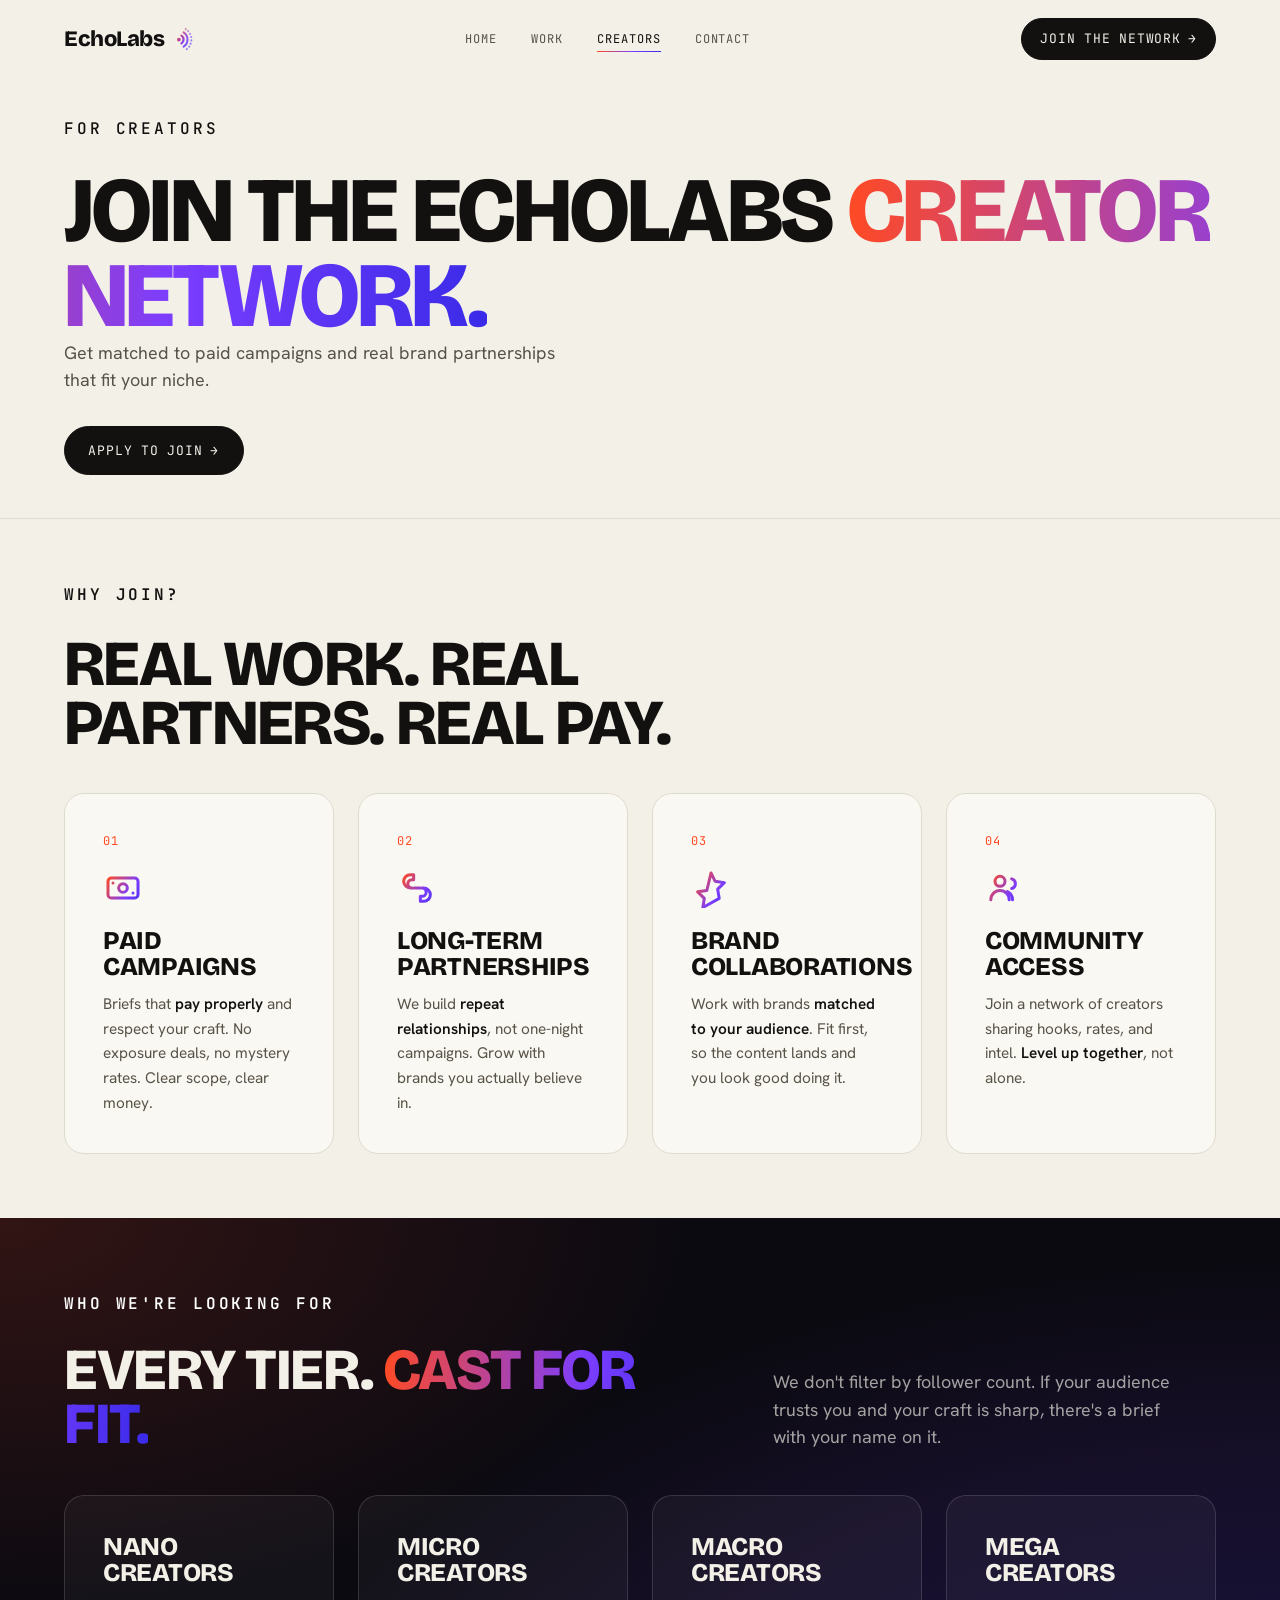
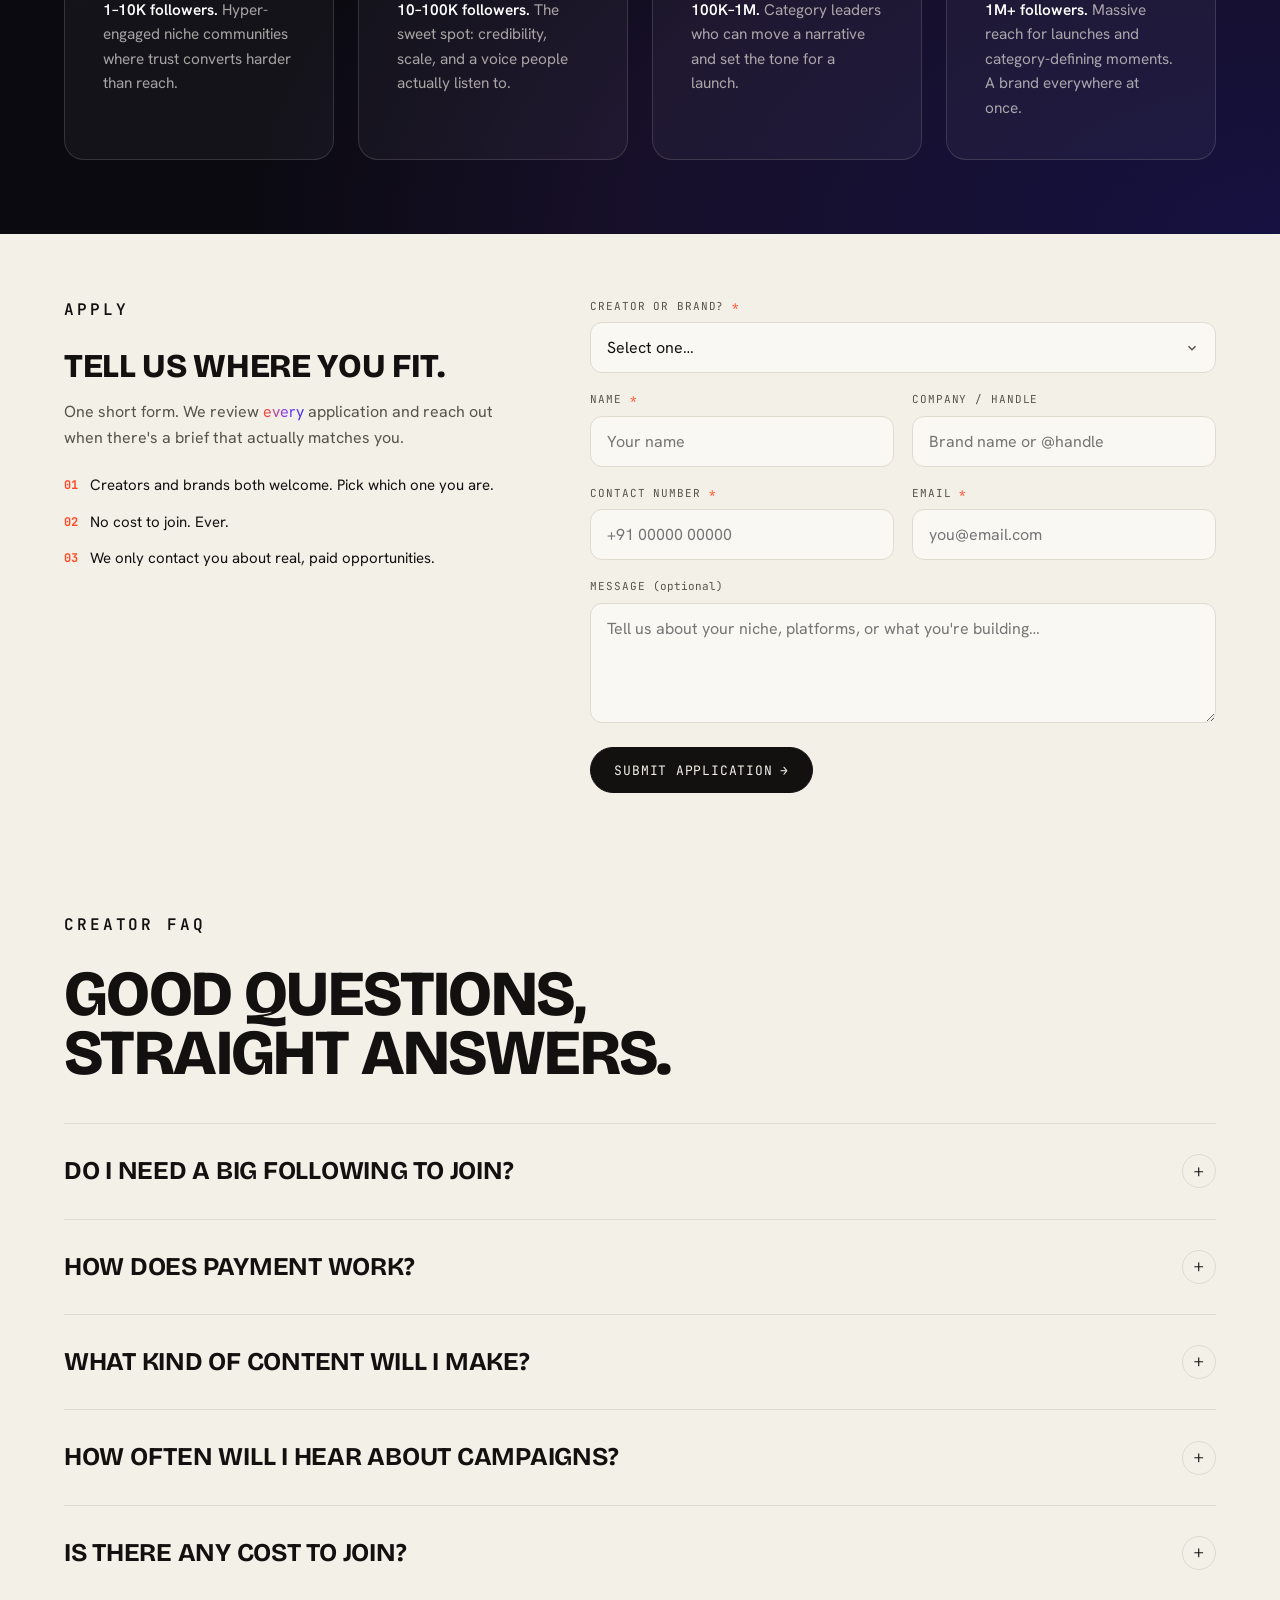
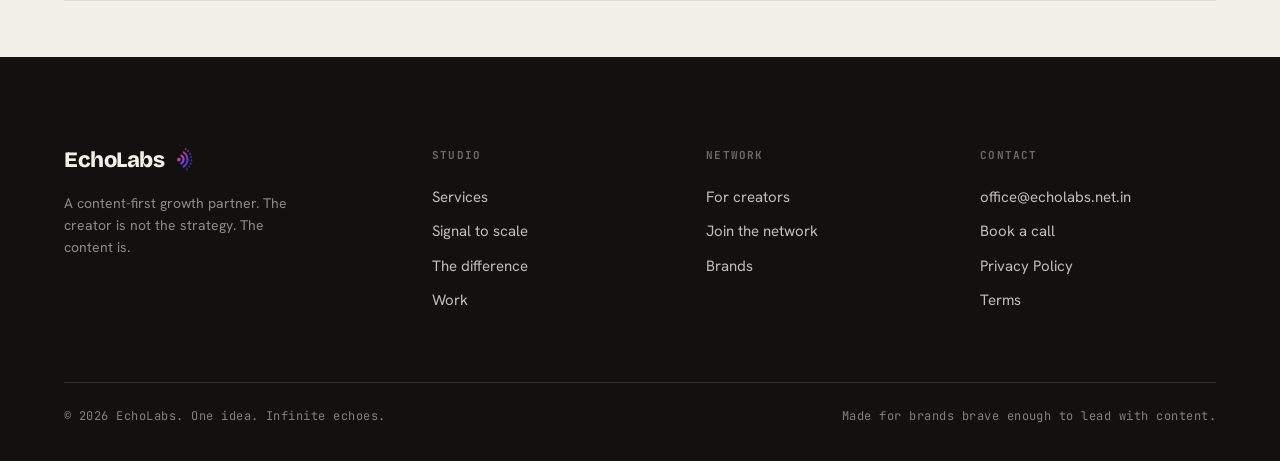
<file: creators.html>
<!DOCTYPE html>
<html lang="en">
<head>
<meta charset="UTF-8" />
<meta name="viewport" content="width=device-width, initial-scale=1.0" />
<title>Creator Network · EchoLabs</title>
<meta name="description" content="Join the EchoLabs Creator Network. Paid campaigns, long-term partnerships, and brand collaborations matched to your niche. Every tier welcome." />
<meta name="theme-color" content="#F3F0E8" />
<link rel="icon" type="image/svg+xml" href="echolabs-mark.svg" />
<link rel="icon" type="image/png" href="echolabs-mark.png" />
<link rel="apple-touch-icon" href="echolabs-mark.png" />
<link rel="preconnect" href="https://fonts.googleapis.com" />
<link rel="preconnect" href="https://fonts.gstatic.com" crossorigin />
<link rel="preconnect" href="https://assets.calendly.com" />
<link rel="dns-prefetch" href="https://calendly.com" />
<link href="https://fonts.googleapis.com/css2?family=Bricolage+Grotesque:opsz,wght@12..96,700;12..96,800&family=Hanken+Grotesk:wght@400;500;600&family=JetBrains+Mono:wght@400;500&display=swap" rel="stylesheet" />
<link rel="stylesheet" href="styles.css?v=20260705" />
</head>
<body>
<svg width="0" height="0" aria-hidden="true" style="position:absolute"><defs><linearGradient id="logoGrad" gradientUnits="userSpaceOnUse" x1="1" y1="8" x2="25" y2="24"><stop offset="0" stop-color="#FF4A24"/><stop offset="0.55" stop-color="#7B3DFF"/><stop offset="1" stop-color="#3A2BE8"/></linearGradient></defs></svg>
<a class="skip" href="#main">Skip to content</a>

<div class="cursor" aria-hidden="true">
  <div class="cursor__el cursor__r3"></div><div class="cursor__el cursor__r2"></div><div class="cursor__el cursor__r1"></div><div class="cursor__el cursor__dot"></div>
</div>

<header class="nav" id="nav">
  <div class="wrap nav__inner">
    <a class="logo" href="index.html" aria-label="EchoLabs home">
      <span class="logo__word">EchoLabs</span>
      <svg class="logo__mark" viewBox="0 0 25 32" fill="none" aria-hidden="true"><circle cx="5" cy="16" r="2.4" fill="url(#logoGrad)"/><path d="M8.27 10.97 A 6 6 0 0 1 8.27 21.03" stroke="url(#logoGrad)" stroke-width="2.8" stroke-linecap="round"/><path d="M11 6.78 A 11 11 0 0 1 11 25.22" stroke="url(#logoGrad)" stroke-width="2.6" stroke-linecap="round" opacity="0.85"/><path d="M13.72 2.6 A 16 16 0 0 1 13.72 29.4" stroke="url(#logoGrad)" stroke-width="2.6" stroke-linecap="round" stroke-dasharray="0.1 4.1" opacity="0.6"/></svg>
    </a>
    <nav class="nav__links" aria-label="Primary">
      <a href="index.html">Home</a>
      <a href="work.html">Work</a>
      <a href="creators.html" aria-current="page">Creators</a>
      <a href="contact.html">Contact</a>
    </nav>
    <div class="nav__cta"><a class="btn btn--primary btn--sm" href="#join"><span class="btn-label">Join the network</span><span class="btn-arrow" aria-hidden="true">→</span></a></div>
    <button class="nav__toggle" aria-label="Open menu" aria-expanded="false" aria-controls="menu"><span></span></button>
  </div>
</header>

<nav class="menu" id="menu" aria-hidden="true" aria-label="Mobile">
  <a href="index.html"><small>00 /</small> Home</a>
  <a href="work.html"><small>01 /</small> Work</a>
  <a href="creators.html"><small>02 /</small> Creators</a>
  <a href="contact.html"><small>03 /</small> Contact</a>
  <a class="btn btn--primary" href="#join"><span class="btn-label">Join the network</span><span class="btn-arrow" aria-hidden="true">→</span></a>
</nav>

<main id="main">

<!-- HERO -->
<section class="phero" aria-labelledby="cn-h">
  <div class="wrap">
    <span class="eyebrow phero__eyebrow"><b style="color:var(--ink);font-weight:500">For creators</b></span>
    <h1 id="cn-h">Join the EchoLabs <span class="accent">Creator Network.</span></h1>
    <p class="hero__sub phero__sub" style="opacity:1;transform:none;max-width:52ch">
      Get matched to paid campaigns and real brand partnerships that fit your niche.
    </p>
    <div class="hero__cta" style="opacity:1;transform:none;margin-top:32px">
      <a class="btn btn--primary" data-magnetic href="#join"><span class="btn-label">Apply to join</span><span class="btn-arrow" aria-hidden="true">→</span></a>
    </div>
  </div>
</section>

<!-- WHY JOIN -->
<section class="section" id="why-join" aria-labelledby="wj-h">
  <div class="wrap">
    <div class="section__head"><span class="eyebrow section__eyebrow"><b>Why join?</b></span><h2 id="wj-h" class="section__title">Real work. Real partners. Real pay.</h2></div>
    <div class="cards">
      <div class="card reveal">
        <span class="card__no">01</span>
        <svg class="card__icon" viewBox="0 0 24 24" fill="none" stroke="url(#logoGrad)" stroke-width="1.8" stroke-linecap="round" stroke-linejoin="round"><rect x="3" y="6" width="18" height="12" rx="2"/><circle cx="12" cy="12" r="2.6"/><path d="M6 9v.01M18 15v.01"/></svg>
        <h3 class="card__title">Paid Campaigns</h3>
        <p class="card__text">Briefs that <strong>pay properly</strong> and respect your craft. No exposure deals, no mystery rates. Clear scope, clear money.</p>
      </div>
      <div class="card reveal" data-d="1">
        <span class="card__no">02</span>
        <svg class="card__icon" viewBox="0 0 24 24" fill="none" stroke="url(#logoGrad)" stroke-width="1.8" stroke-linecap="round" stroke-linejoin="round"><path d="M8 12a4 4 0 0 1 0-8h2v3H9a1 1 0 0 0 0 5zM16 12a4 4 0 0 1 0 8h-2v-3h1a1 1 0 0 0 0-5z"/><path d="M10 12h4"/></svg>
        <h3 class="card__title">Long-Term Partnerships</h3>
        <p class="card__text">We build <strong>repeat relationships</strong>, not one-night campaigns. Grow with brands you actually believe in.</p>
      </div>
      <div class="card reveal" data-d="2">
        <span class="card__no">03</span>
        <svg class="card__icon" viewBox="0 0 24 24" fill="none" stroke="url(#logoGrad)" stroke-width="1.8" stroke-linecap="round" stroke-linejoin="round"><path d="M12 3l2.5 5 5.5.8-4 3.9.9 5.5L12 21l-4.9 2.7.9-5.5-4-3.9 5.5-.8z"/></svg>
        <h3 class="card__title">Brand Collaborations</h3>
        <p class="card__text">Work with brands <strong>matched to your audience</strong>. Fit first, so the content lands and you look good doing it.</p>
      </div>
      <div class="card reveal" data-d="3">
        <span class="card__no">04</span>
        <svg class="card__icon" viewBox="0 0 24 24" fill="none" stroke="url(#logoGrad)" stroke-width="1.8" stroke-linecap="round" stroke-linejoin="round"><circle cx="9" cy="8" r="3"/><path d="M3.5 19a5.5 5.5 0 0 1 11 0M16 6.5a3 3 0 0 1 0 5.8M16.5 19a5.5 5.5 0 0 0-3-4.9"/></svg>
        <h3 class="card__title">Community Access</h3>
        <p class="card__text">Join a network of creators sharing hooks, rates, and intel. <strong>Level up together</strong>, not alone.</p>
      </div>
    </div>
  </div>
</section>

<!-- WHO WE'RE LOOKING FOR -->
<section class="darkband on-dark" id="who" aria-labelledby="who-h">
  <div class="orb orb--1" aria-hidden="true"></div>
  <div class="orb orb--2" aria-hidden="true"></div>
  <div class="wrap darkband__inner">
    <div class="split-head">
      <div><span class="eyebrow section__eyebrow" style="color:rgba(243,240,232,.55)"><b style="color:#fff">Who we're looking for</b></span><h2 id="who-h">Every tier. <span class="accent">Cast for fit.</span></h2></div>
      <p class="darkband__lead">We don't filter by follower count. If your audience trusts you and your craft is sharp, there's a brief with your name on it.</p>
    </div>
    <div class="cards">
      <div class="card reveal"><h3 class="card__title">Nano Creators</h3><p class="card__text"><strong>1–10K followers.</strong> Hyper-engaged niche communities where trust converts harder than reach.</p></div>
      <div class="card reveal" data-d="1"><h3 class="card__title">Micro Creators</h3><p class="card__text"><strong>10–100K followers.</strong> The sweet spot: credibility, scale, and a voice people actually listen to.</p></div>
      <div class="card reveal" data-d="2"><h3 class="card__title">Macro Creators</h3><p class="card__text"><strong>100K–1M.</strong> Category leaders who can move a narrative and set the tone for a launch.</p></div>
      <div class="card reveal" data-d="3"><h3 class="card__title">Mega Creators</h3><p class="card__text"><strong>1M+ followers.</strong> Massive reach for launches and category-defining moments. A brand everywhere at once.</p></div>
    </div>
  </div>
</section>

<!-- JOIN FORM -->
<section class="section" id="join" aria-labelledby="join-h">
  <div class="wrap">
    <div class="formwrap">
      <div class="form-aside">
        <span class="eyebrow section__eyebrow"><b>Apply</b></span>
        <h3>Tell us where you fit.</h3>
        <p>One short form. We review <span class="accent">every</span> application and reach out when there's a brief that actually matches you.</p>
        <ul class="aside-list">
          <li><b>01</b><span>Creators and brands both welcome. Pick which one you are.</span></li>
          <li><b>02</b><span>No cost to join. Ever.</span></li>
          <li><b>03</b><span>We only contact you about real, paid opportunities.</span></li>
        </ul>
      </div>

      <form class="form" data-lead-form novalidate>
        <input type="hidden" name="source" value="Creator Network: Join Form" />
        <!-- honeypot -->
        <div class="honeypot" aria-hidden="true"><label>Company website<input type="text" name="company_website" tabindex="-1" autocomplete="off" /></label></div>

        <div class="field">
          <label for="type">Creator or Brand? <span class="req">*</span></label>
          <select id="type" name="type" required>
            <option value="" disabled selected>Select one…</option>
            <option value="Creator">I'm a Creator</option>
            <option value="Brand">I'm a Brand</option>
          </select>
          <span class="field__err">Please choose one.</span>
        </div>

        <div class="form__row">
          <div class="field">
            <label for="name">Name <span class="req">*</span></label>
            <input id="name" name="name" type="text" autocomplete="name" required placeholder="Your name" />
            <span class="field__err">Please enter your name.</span>
          </div>
          <div class="field">
            <label for="company">Company / Handle</label>
            <input id="company" name="company" type="text" autocomplete="organization" placeholder="Brand name or @handle" />
            <span class="field__err"></span>
          </div>
        </div>

        <div class="form__row">
          <div class="field">
            <label for="phone">Contact Number <span class="req">*</span></label>
            <input id="phone" name="phone" type="tel" autocomplete="tel" required placeholder="+91 00000 00000" />
            <span class="field__err">Please enter a valid number.</span>
          </div>
          <div class="field">
            <label for="email">Email <span class="req">*</span></label>
            <input id="email" name="email" type="email" autocomplete="email" required placeholder="you@email.com" />
            <span class="field__err">Please enter a valid email.</span>
          </div>
        </div>

        <div class="field">
          <label for="message">Message <span style="text-transform:none;letter-spacing:0">(optional)</span></label>
          <textarea id="message" name="message" placeholder="Tell us about your niche, platforms, or what you're building…"></textarea>
          <span class="field__err"></span>
        </div>

        <div class="form__submit">
          <button type="submit" class="btn btn--primary" data-magnetic><span class="btn-label">Submit application</span><span class="btn-arrow" aria-hidden="true">→</span></button>
          <p class="form__status" role="status" aria-live="polite"></p>
        </div>
      </form>
    </div>
  </div>
</section>

<!-- CREATOR FAQ -->
<section class="section section--tight" id="faq" aria-labelledby="faq-h">
  <div class="wrap">
    <div class="section__head"><span class="eyebrow section__eyebrow"><b>Creator FAQ</b></span><h2 id="faq-h" class="section__title">Good questions, straight answers.</h2></div>
    <div class="faq">
      <details>
        <summary>Do I need a big following to join?<span class="q-plus" aria-hidden="true"><svg viewBox="0 0 24 24" fill="none" stroke="#121110" stroke-width="2" stroke-linecap="round"><path d="M12 5v14M5 12h14"/></svg></span></summary>
        <div class="faq__a">Nope. We cast for fit, not follower counts. Nano and UGC creators with zero audience get matched to briefs every week. What matters is trust, craft, and the right niche.</div>
      </details>
      <details>
        <summary>How does payment work?<span class="q-plus" aria-hidden="true"><svg viewBox="0 0 24 24" fill="none" stroke="#121110" stroke-width="2" stroke-linecap="round"><path d="M12 5v14M5 12h14"/></svg></span></summary>
        <div class="faq__a">Every campaign is paid. Rates and scope are agreed up front in writing before you create anything. No exposure deals, no surprises. You're paid on the terms of each brief.</div>
      </details>
      <details>
        <summary>What kind of content will I make?<span class="q-plus" aria-hidden="true"><svg viewBox="0 0 24 24" fill="none" stroke="#121110" stroke-width="2" stroke-linecap="round"><path d="M12 5v14M5 12h14"/></svg></span></summary>
        <div class="faq__a">It depends on the brief: short-form video, UGC for paid ads, founder collaborations, long-term ambassador work. We share the concept and creative direction; you bring your voice.</div>
      </details>
      <details>
        <summary>How often will I hear about campaigns?<span class="q-plus" aria-hidden="true"><svg viewBox="0 0 24 24" fill="none" stroke="#121110" stroke-width="2" stroke-linecap="round"><path d="M12 5v14M5 12h14"/></svg></span></summary>
        <div class="faq__a">Only when there's a real match. We'd rather send you three relevant briefs a quarter than spam you daily. Joining the network puts you in the pool; fit decides the rest.</div>
      </details>
      <details>
        <summary>Is there any cost to join?<span class="q-plus" aria-hidden="true"><svg viewBox="0 0 24 24" fill="none" stroke="#121110" stroke-width="2" stroke-linecap="round"><path d="M12 5v14M5 12h14"/></svg></span></summary>
        <div class="faq__a">None. Joining the EchoLabs Creator Network is free. We make money from brands, not creators.</div>
      </details>
    </div>
  </div>
</section>

</main>

<footer class="footer">
  <div class="wrap">
    <div class="footer__top">
      <div class="footer__brand">
        <a class="logo" href="index.html" aria-label="EchoLabs home">
          <span class="logo__word">EchoLabs</span>
          <svg class="logo__mark" viewBox="0 0 25 32" fill="none" aria-hidden="true"><circle cx="5" cy="16" r="2.4" fill="url(#logoGrad)"/><path d="M8.27 10.97 A 6 6 0 0 1 8.27 21.03" stroke="url(#logoGrad)" stroke-width="2.8" stroke-linecap="round"/><path d="M11 6.78 A 11 11 0 0 1 11 25.22" stroke="url(#logoGrad)" stroke-width="2.6" stroke-linecap="round" opacity="0.85"/><path d="M13.72 2.6 A 16 16 0 0 1 13.72 29.4" stroke="url(#logoGrad)" stroke-width="2.6" stroke-linecap="round" stroke-dasharray="0.1 4.1" opacity="0.6"/></svg>
        </a>
        <p class="footer__tag">A content-first growth partner. The creator is not the strategy. The content is.</p>
      </div>
      <div class="footer__col"><h4>Studio</h4><a href="index.html#services">Services</a><a href="index.html#how">Signal to scale</a><a href="index.html#difference">The difference</a><a href="work.html">Work</a></div>
      <div class="footer__col"><h4>Network</h4><a href="creators.html">For creators</a><a href="creators.html#join">Join the network</a><a href="contact.html">Brands</a></div>
      <div class="footer__col"><h4>Contact</h4><a data-email href="#"><span data-email-text>office@echolabs.net.in</span></a><a data-book href="contact.html">Book a call</a><a href="privacy.html">Privacy Policy</a><a href="terms.html">Terms</a></div>
    </div>
    <div class="footer__bottom"><span>© <span data-year>2026</span> EchoLabs. One idea. Infinite echoes.</span><span>Made for brands brave enough to lead with content.</span></div>
  </div>
</footer>

<script src="config.js"></script>
<script src="app.js?v=20260705"></script>
</body>
</html>
</file>
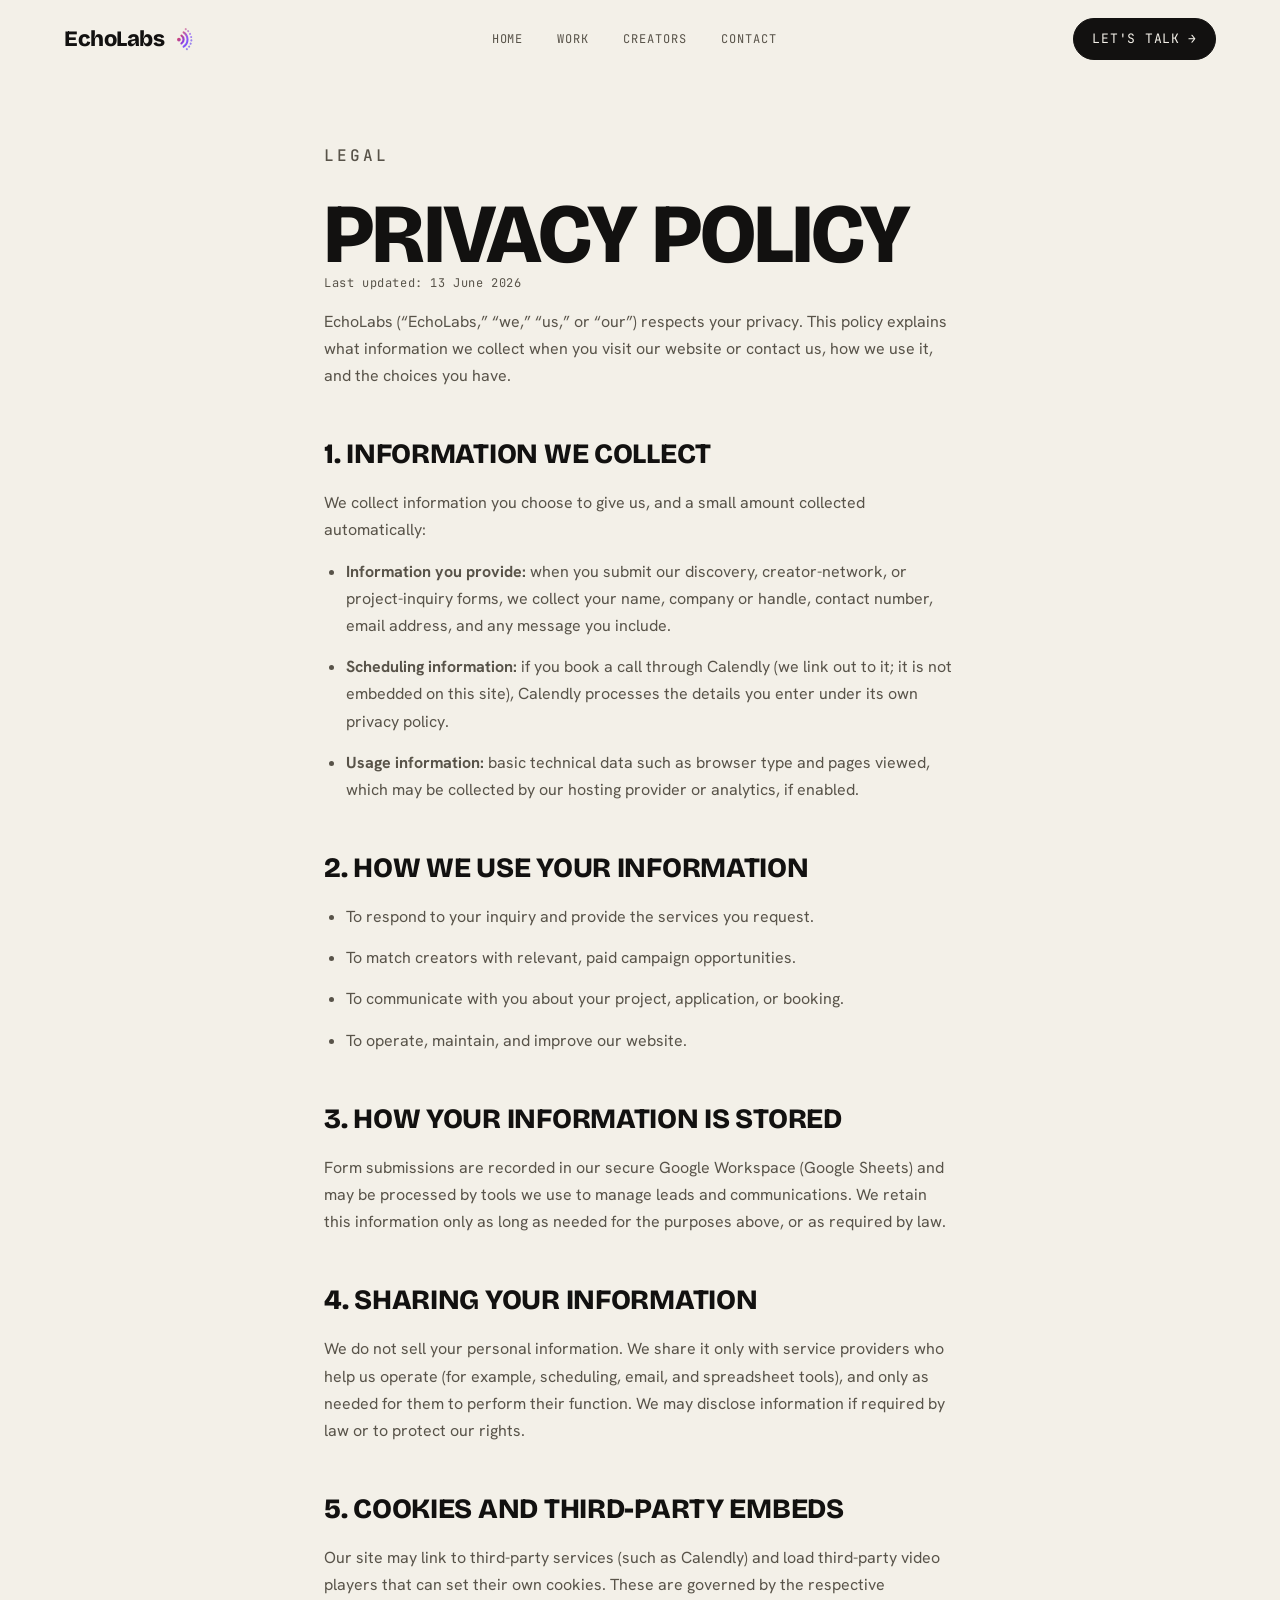
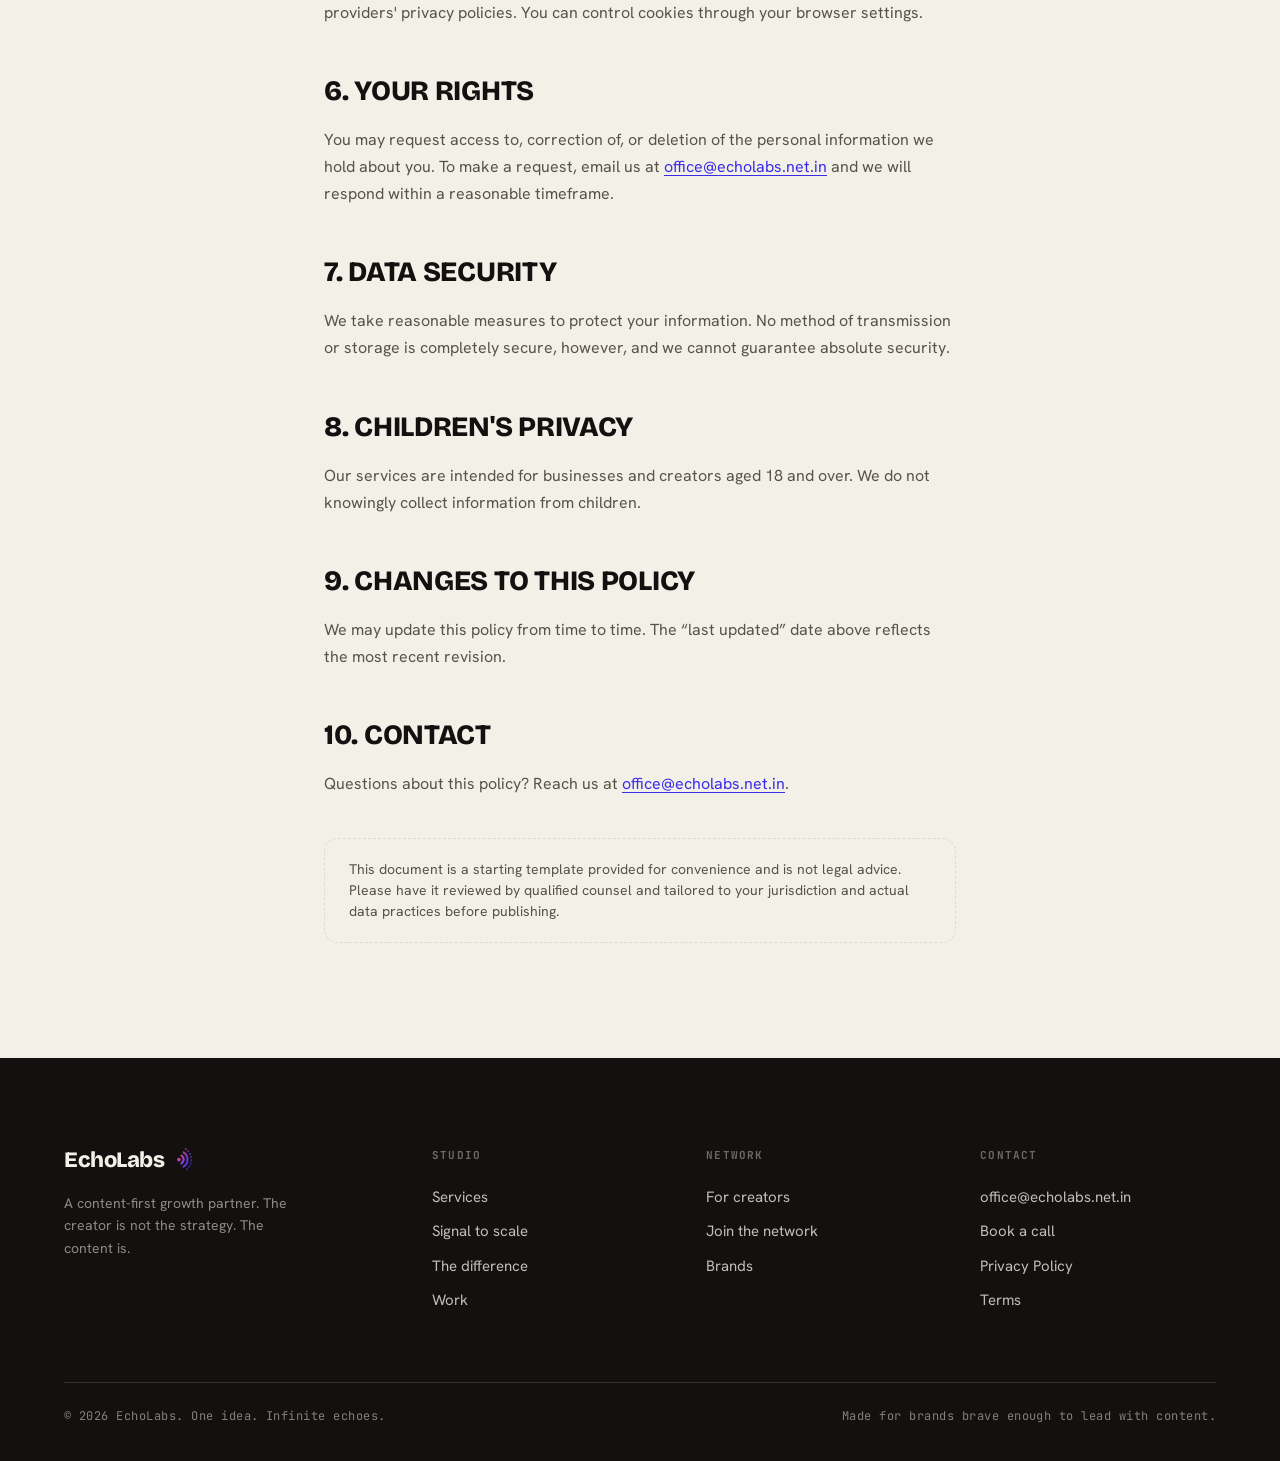
<file: privacy.html>
<!DOCTYPE html>
<html lang="en">
<head>
<meta charset="UTF-8" />
<meta name="viewport" content="width=device-width, initial-scale=1.0" />
<title>Privacy Policy · EchoLabs</title>
<meta name="description" content="How EchoLabs collects, uses, and protects your information." />
<meta name="theme-color" content="#F3F0E8" />
<link rel="icon" type="image/svg+xml" href="echolabs-mark.svg" />
<link rel="icon" type="image/png" href="echolabs-mark.png" />
<link rel="apple-touch-icon" href="echolabs-mark.png" />
<meta name="robots" content="noindex" />
<link rel="preconnect" href="https://fonts.googleapis.com" />
<link rel="preconnect" href="https://fonts.gstatic.com" crossorigin />
<link rel="preconnect" href="https://assets.calendly.com" />
<link rel="dns-prefetch" href="https://calendly.com" />
<link href="https://fonts.googleapis.com/css2?family=Bricolage+Grotesque:opsz,wght@12..96,700;12..96,800&family=Hanken+Grotesk:wght@400;500;600&family=JetBrains+Mono:wght@400;500&display=swap" rel="stylesheet" />
<link rel="stylesheet" href="styles.css?v=20260705" />
</head>
<body>
<svg width="0" height="0" aria-hidden="true" style="position:absolute"><defs><linearGradient id="logoGrad" gradientUnits="userSpaceOnUse" x1="1" y1="8" x2="25" y2="24"><stop offset="0" stop-color="#FF4A24"/><stop offset="0.55" stop-color="#7B3DFF"/><stop offset="1" stop-color="#3A2BE8"/></linearGradient></defs></svg>
<a class="skip" href="#main">Skip to content</a>

<div class="cursor" aria-hidden="true">
  <div class="cursor__el cursor__r3"></div><div class="cursor__el cursor__r2"></div><div class="cursor__el cursor__r1"></div><div class="cursor__el cursor__dot"></div>
</div>

<header class="nav" id="nav">
  <div class="wrap nav__inner">
    <a class="logo" href="index.html" aria-label="EchoLabs home">
      <span class="logo__word">EchoLabs</span>
      <svg class="logo__mark" viewBox="0 0 25 32" fill="none" aria-hidden="true"><circle cx="5" cy="16" r="2.4" fill="url(#logoGrad)"/><path d="M8.27 10.97 A 6 6 0 0 1 8.27 21.03" stroke="url(#logoGrad)" stroke-width="2.8" stroke-linecap="round"/><path d="M11 6.78 A 11 11 0 0 1 11 25.22" stroke="url(#logoGrad)" stroke-width="2.6" stroke-linecap="round" opacity="0.85"/><path d="M13.72 2.6 A 16 16 0 0 1 13.72 29.4" stroke="url(#logoGrad)" stroke-width="2.6" stroke-linecap="round" stroke-dasharray="0.1 4.1" opacity="0.6"/></svg>
    </a>
    <nav class="nav__links" aria-label="Primary">
      <a href="index.html">Home</a>
      <a href="work.html">Work</a>
      <a href="creators.html">Creators</a>
      <a href="contact.html">Contact</a>
    </nav>
    <div class="nav__cta"><a class="btn btn--primary btn--sm" data-book href="contact.html"><span class="btn-label">Let's Talk</span><span class="btn-arrow" aria-hidden="true">→</span></a></div>
    <button class="nav__toggle" aria-label="Open menu" aria-expanded="false" aria-controls="menu"><span></span></button>
  </div>
</header>

<nav class="menu" id="menu" aria-hidden="true" aria-label="Mobile">
  <a href="index.html"><small>00 /</small> Home</a>
  <a href="work.html"><small>01 /</small> Work</a>
  <a href="creators.html"><small>02 /</small> Creators</a>
  <a href="contact.html"><small>03 /</small> Contact</a>
  <a class="btn btn--primary" data-book href="contact.html"><span class="btn-label">Book a discovery call</span><span class="btn-arrow" aria-hidden="true">→</span></a>
</nav>

<main id="main" class="legal">
  <div class="wrap legal__doc">
    <span class="eyebrow section__eyebrow">Legal</span>
    <h1 class="display" style="font-size:clamp(40px,7vw,84px);margin-top:18px">Privacy Policy</h1>
    <p class="legal__meta">Last updated: 13 June 2026</p>

    <p>EchoLabs (“EchoLabs,” “we,” “us,” or “our”) respects your privacy. This policy explains what information we collect when you visit our website or contact us, how we use it, and the choices you have.</p>

    <h2>1. Information we collect</h2>
    <p>We collect information you choose to give us, and a small amount collected automatically:</p>
    <ul>
      <li><strong>Information you provide:</strong> when you submit our discovery, creator-network, or project-inquiry forms, we collect your name, company or handle, contact number, email address, and any message you include.</li>
      <li><strong>Scheduling information:</strong> if you book a call through Calendly (we link out to it; it is not embedded on this site), Calendly processes the details you enter under its own privacy policy.</li>
      <li><strong>Usage information:</strong> basic technical data such as browser type and pages viewed, which may be collected by our hosting provider or analytics, if enabled.</li>
    </ul>

    <h2>2. How we use your information</h2>
    <ul>
      <li>To respond to your inquiry and provide the services you request.</li>
      <li>To match creators with relevant, paid campaign opportunities.</li>
      <li>To communicate with you about your project, application, or booking.</li>
      <li>To operate, maintain, and improve our website.</li>
    </ul>

    <h2>3. How your information is stored</h2>
    <p>Form submissions are recorded in our secure Google Workspace (Google Sheets) and may be processed by tools we use to manage leads and communications. We retain this information only as long as needed for the purposes above, or as required by law.</p>

    <h2>4. Sharing your information</h2>
    <p>We do not sell your personal information. We share it only with service providers who help us operate (for example, scheduling, email, and spreadsheet tools), and only as needed for them to perform their function. We may disclose information if required by law or to protect our rights.</p>

    <h2>5. Cookies and third-party embeds</h2>
    <p>Our site may link to third-party services (such as Calendly) and load third-party video players that can set their own cookies. These are governed by the respective providers' privacy policies. You can control cookies through your browser settings.</p>

    <h2>6. Your rights</h2>
    <p>You may request access to, correction of, or deletion of the personal information we hold about you. To make a request, email us at <a data-email href="mailto:office@echolabs.net.in"><span data-email-text>office@echolabs.net.in</span></a> and we will respond within a reasonable timeframe.</p>

    <h2>7. Data security</h2>
    <p>We take reasonable measures to protect your information. No method of transmission or storage is completely secure, however, and we cannot guarantee absolute security.</p>

    <h2>8. Children's privacy</h2>
    <p>Our services are intended for businesses and creators aged 18 and over. We do not knowingly collect information from children.</p>

    <h2>9. Changes to this policy</h2>
    <p>We may update this policy from time to time. The “last updated” date above reflects the most recent revision.</p>

    <h2>10. Contact</h2>
    <p>Questions about this policy? Reach us at <a data-email href="mailto:office@echolabs.net.in"><span data-email-text>office@echolabs.net.in</span></a>.</p>

    <div class="legal__note">This document is a starting template provided for convenience and is not legal advice. Please have it reviewed by qualified counsel and tailored to your jurisdiction and actual data practices before publishing.</div>
  </div>
</main>

<footer class="footer">
  <div class="wrap">
    <div class="footer__top">
      <div class="footer__brand">
        <a class="logo" href="index.html" aria-label="EchoLabs home">
          <span class="logo__word">EchoLabs</span>
          <svg class="logo__mark" viewBox="0 0 25 32" fill="none" aria-hidden="true"><circle cx="5" cy="16" r="2.4" fill="url(#logoGrad)"/><path d="M8.27 10.97 A 6 6 0 0 1 8.27 21.03" stroke="url(#logoGrad)" stroke-width="2.8" stroke-linecap="round"/><path d="M11 6.78 A 11 11 0 0 1 11 25.22" stroke="url(#logoGrad)" stroke-width="2.6" stroke-linecap="round" opacity="0.85"/><path d="M13.72 2.6 A 16 16 0 0 1 13.72 29.4" stroke="url(#logoGrad)" stroke-width="2.6" stroke-linecap="round" stroke-dasharray="0.1 4.1" opacity="0.6"/></svg>
        </a>
        <p class="footer__tag">A content-first growth partner. The creator is not the strategy. The content is.</p>
      </div>
      <div class="footer__col"><h4>Studio</h4><a href="index.html#services">Services</a><a href="index.html#how">Signal to scale</a><a href="index.html#difference">The difference</a><a href="work.html">Work</a></div>
      <div class="footer__col"><h4>Network</h4><a href="creators.html">For creators</a><a href="creators.html#join">Join the network</a><a href="contact.html">Brands</a></div>
      <div class="footer__col"><h4>Contact</h4><a data-email href="#"><span data-email-text>office@echolabs.net.in</span></a><a data-book href="contact.html">Book a call</a><a href="privacy.html">Privacy Policy</a><a href="terms.html">Terms</a></div>
    </div>
    <div class="footer__bottom"><span>© <span data-year>2026</span> EchoLabs. One idea. Infinite echoes.</span><span>Made for brands brave enough to lead with content.</span></div>
  </div>
</footer>

<script src="config.js"></script>
<script src="app.js?v=20260705"></script>
</body>
</html>
</file>
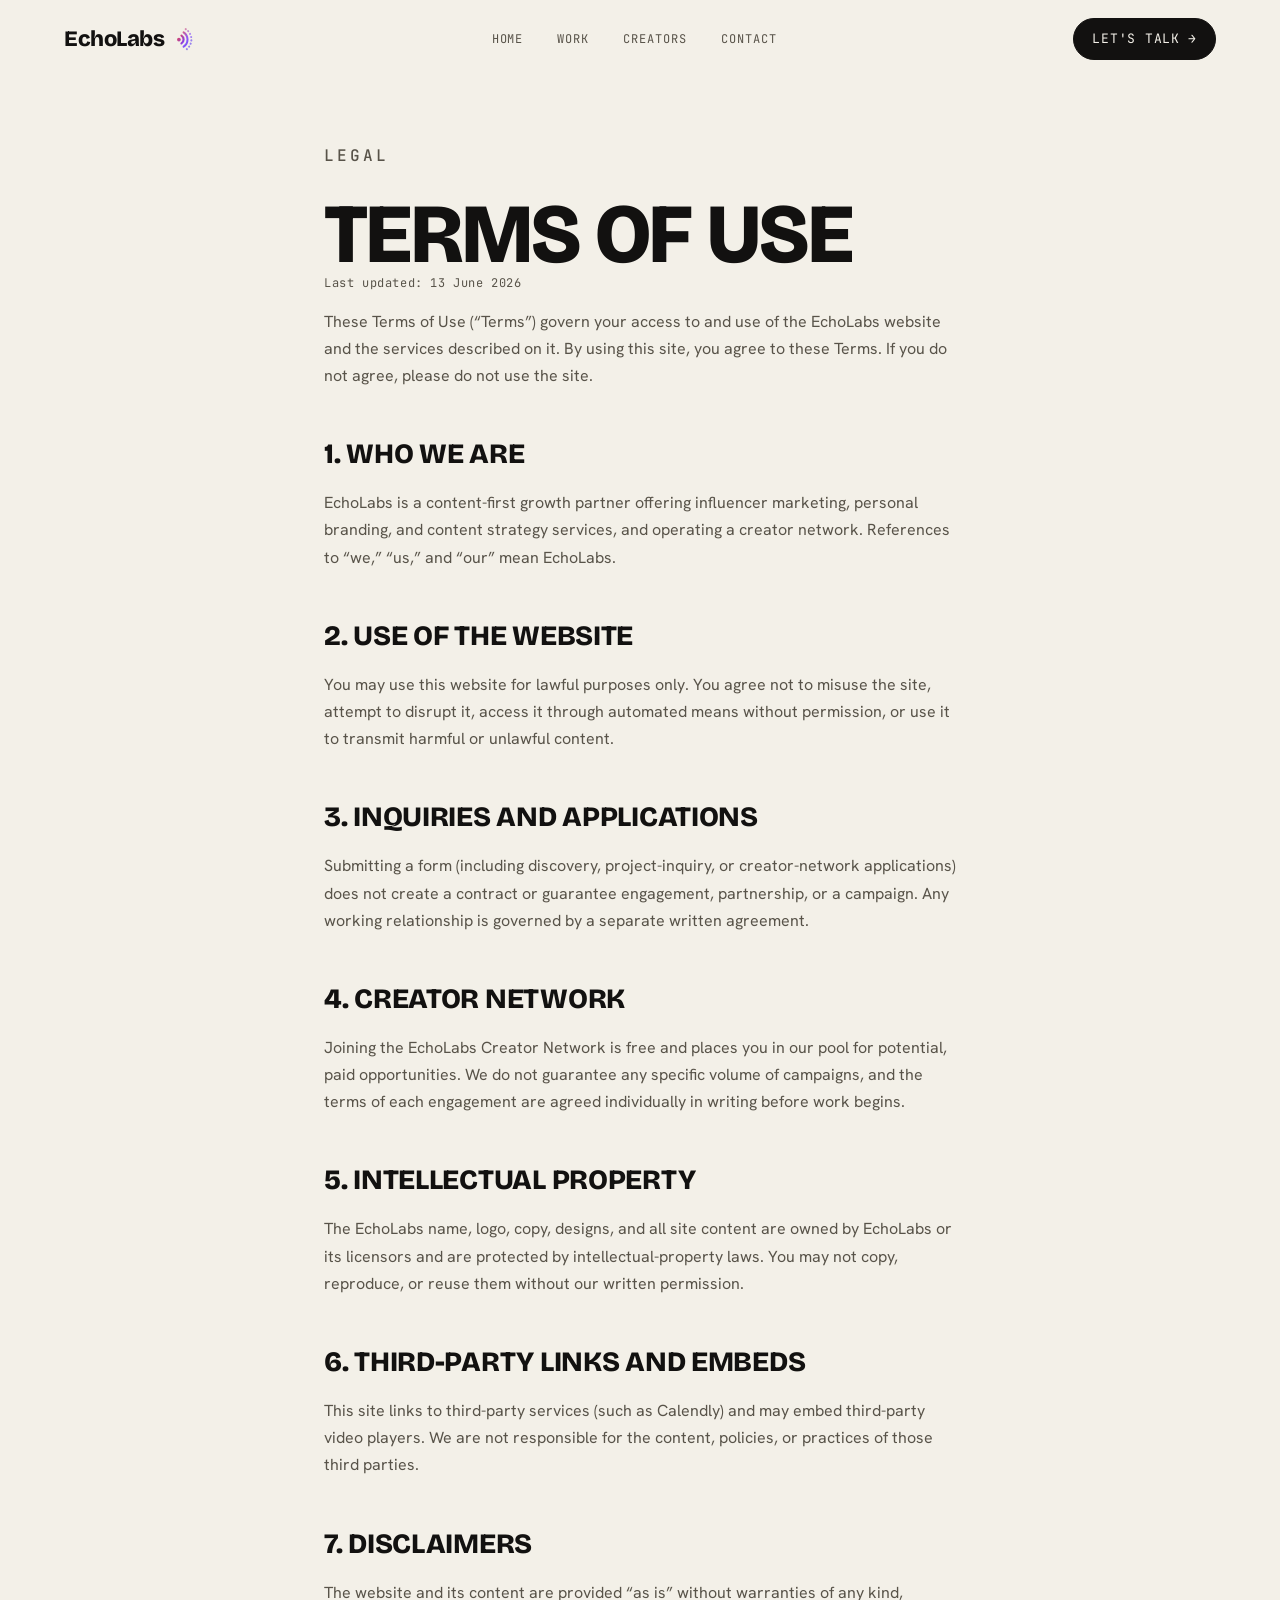
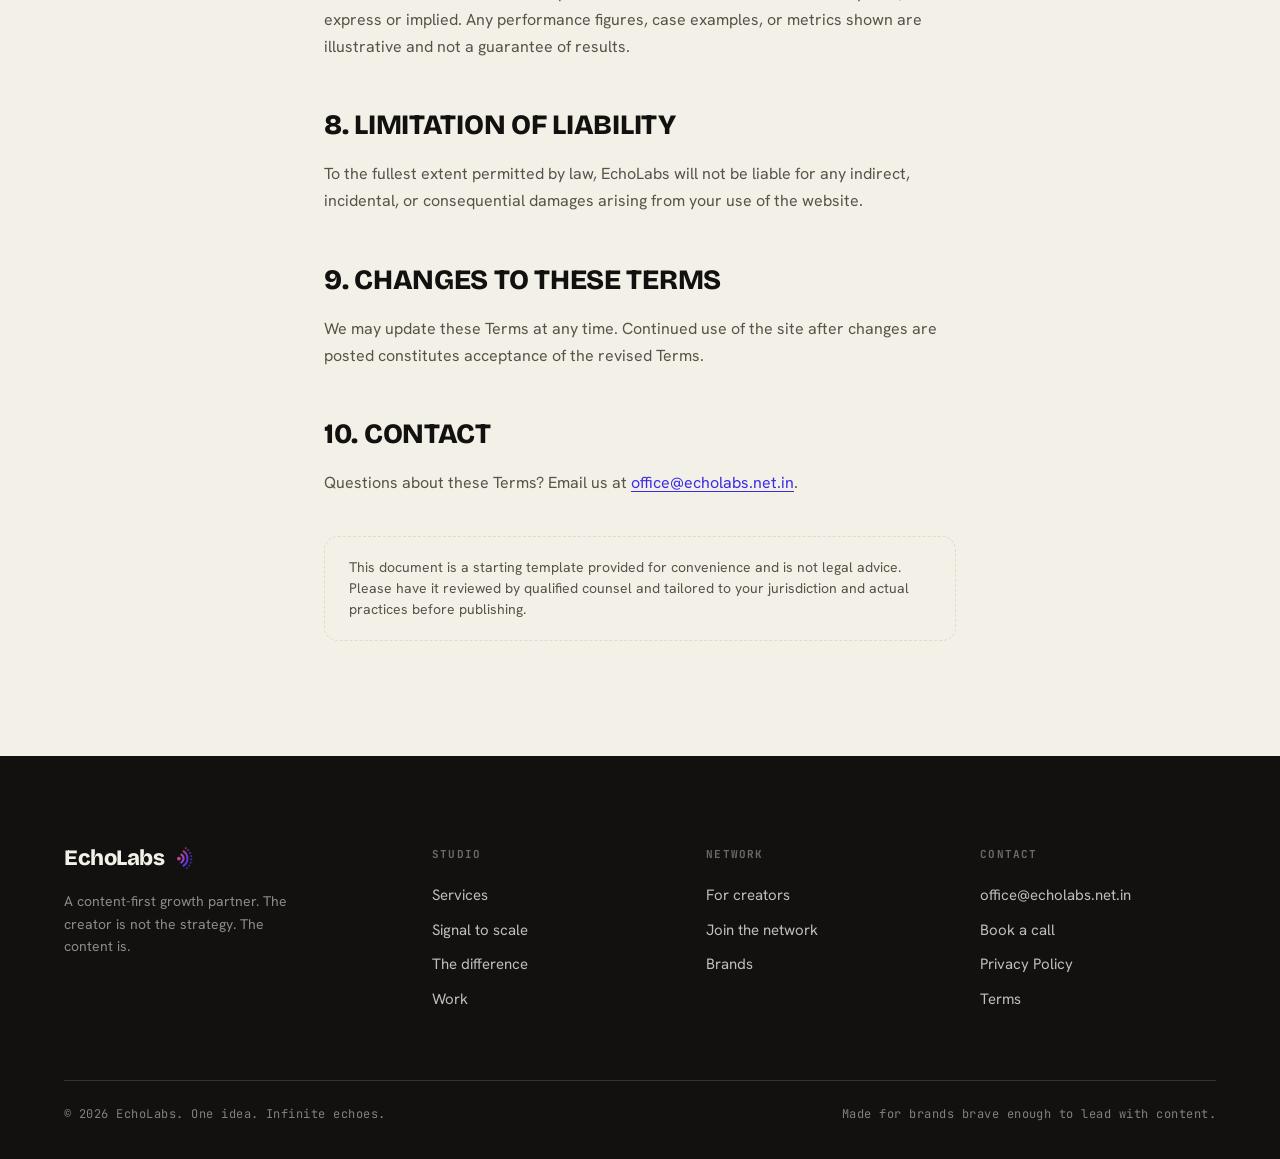
<file: terms.html>
<!DOCTYPE html>
<html lang="en">
<head>
<meta charset="UTF-8" />
<meta name="viewport" content="width=device-width, initial-scale=1.0" />
<title>Terms · EchoLabs</title>
<meta name="description" content="The terms governing your use of the EchoLabs website and services." />
<meta name="theme-color" content="#F3F0E8" />
<link rel="icon" type="image/svg+xml" href="echolabs-mark.svg" />
<link rel="icon" type="image/png" href="echolabs-mark.png" />
<link rel="apple-touch-icon" href="echolabs-mark.png" />
<meta name="robots" content="noindex" />
<link rel="preconnect" href="https://fonts.googleapis.com" />
<link rel="preconnect" href="https://fonts.gstatic.com" crossorigin />
<link rel="preconnect" href="https://assets.calendly.com" />
<link rel="dns-prefetch" href="https://calendly.com" />
<link href="https://fonts.googleapis.com/css2?family=Bricolage+Grotesque:opsz,wght@12..96,700;12..96,800&family=Hanken+Grotesk:wght@400;500;600&family=JetBrains+Mono:wght@400;500&display=swap" rel="stylesheet" />
<link rel="stylesheet" href="styles.css?v=20260705" />
</head>
<body>
<svg width="0" height="0" aria-hidden="true" style="position:absolute"><defs><linearGradient id="logoGrad" gradientUnits="userSpaceOnUse" x1="1" y1="8" x2="25" y2="24"><stop offset="0" stop-color="#FF4A24"/><stop offset="0.55" stop-color="#7B3DFF"/><stop offset="1" stop-color="#3A2BE8"/></linearGradient></defs></svg>
<a class="skip" href="#main">Skip to content</a>

<div class="cursor" aria-hidden="true">
  <div class="cursor__el cursor__r3"></div><div class="cursor__el cursor__r2"></div><div class="cursor__el cursor__r1"></div><div class="cursor__el cursor__dot"></div>
</div>

<header class="nav" id="nav">
  <div class="wrap nav__inner">
    <a class="logo" href="index.html" aria-label="EchoLabs home">
      <span class="logo__word">EchoLabs</span>
      <svg class="logo__mark" viewBox="0 0 25 32" fill="none" aria-hidden="true"><circle cx="5" cy="16" r="2.4" fill="url(#logoGrad)"/><path d="M8.27 10.97 A 6 6 0 0 1 8.27 21.03" stroke="url(#logoGrad)" stroke-width="2.8" stroke-linecap="round"/><path d="M11 6.78 A 11 11 0 0 1 11 25.22" stroke="url(#logoGrad)" stroke-width="2.6" stroke-linecap="round" opacity="0.85"/><path d="M13.72 2.6 A 16 16 0 0 1 13.72 29.4" stroke="url(#logoGrad)" stroke-width="2.6" stroke-linecap="round" stroke-dasharray="0.1 4.1" opacity="0.6"/></svg>
    </a>
    <nav class="nav__links" aria-label="Primary">
      <a href="index.html">Home</a>
      <a href="work.html">Work</a>
      <a href="creators.html">Creators</a>
      <a href="contact.html">Contact</a>
    </nav>
    <div class="nav__cta"><a class="btn btn--primary btn--sm" data-book href="contact.html"><span class="btn-label">Let's Talk</span><span class="btn-arrow" aria-hidden="true">→</span></a></div>
    <button class="nav__toggle" aria-label="Open menu" aria-expanded="false" aria-controls="menu"><span></span></button>
  </div>
</header>

<nav class="menu" id="menu" aria-hidden="true" aria-label="Mobile">
  <a href="index.html"><small>00 /</small> Home</a>
  <a href="work.html"><small>01 /</small> Work</a>
  <a href="creators.html"><small>02 /</small> Creators</a>
  <a href="contact.html"><small>03 /</small> Contact</a>
  <a class="btn btn--primary" data-book href="contact.html"><span class="btn-label">Book a discovery call</span><span class="btn-arrow" aria-hidden="true">→</span></a>
</nav>

<main id="main" class="legal">
  <div class="wrap legal__doc">
    <span class="eyebrow section__eyebrow">Legal</span>
    <h1 class="display" style="font-size:clamp(40px,7vw,84px);margin-top:18px">Terms of Use</h1>
    <p class="legal__meta">Last updated: 13 June 2026</p>

    <p>These Terms of Use (“Terms”) govern your access to and use of the EchoLabs website and the services described on it. By using this site, you agree to these Terms. If you do not agree, please do not use the site.</p>

    <h2>1. Who we are</h2>
    <p>EchoLabs is a content-first growth partner offering influencer marketing, personal branding, and content strategy services, and operating a creator network. References to “we,” “us,” and “our” mean EchoLabs.</p>

    <h2>2. Use of the website</h2>
    <p>You may use this website for lawful purposes only. You agree not to misuse the site, attempt to disrupt it, access it through automated means without permission, or use it to transmit harmful or unlawful content.</p>

    <h2>3. Inquiries and applications</h2>
    <p>Submitting a form (including discovery, project-inquiry, or creator-network applications) does not create a contract or guarantee engagement, partnership, or a campaign. Any working relationship is governed by a separate written agreement.</p>

    <h2>4. Creator network</h2>
    <p>Joining the EchoLabs Creator Network is free and places you in our pool for potential, paid opportunities. We do not guarantee any specific volume of campaigns, and the terms of each engagement are agreed individually in writing before work begins.</p>

    <h2>5. Intellectual property</h2>
    <p>The EchoLabs name, logo, copy, designs, and all site content are owned by EchoLabs or its licensors and are protected by intellectual-property laws. You may not copy, reproduce, or reuse them without our written permission.</p>

    <h2>6. Third-party links and embeds</h2>
    <p>This site links to third-party services (such as Calendly) and may embed third-party video players. We are not responsible for the content, policies, or practices of those third parties.</p>

    <h2>7. Disclaimers</h2>
    <p>The website and its content are provided “as is” without warranties of any kind, express or implied. Any performance figures, case examples, or metrics shown are illustrative and not a guarantee of results.</p>

    <h2>8. Limitation of liability</h2>
    <p>To the fullest extent permitted by law, EchoLabs will not be liable for any indirect, incidental, or consequential damages arising from your use of the website.</p>

    <h2>9. Changes to these Terms</h2>
    <p>We may update these Terms at any time. Continued use of the site after changes are posted constitutes acceptance of the revised Terms.</p>

    <h2>10. Contact</h2>
    <p>Questions about these Terms? Email us at <a data-email href="mailto:office@echolabs.net.in"><span data-email-text>office@echolabs.net.in</span></a>.</p>

    <div class="legal__note">This document is a starting template provided for convenience and is not legal advice. Please have it reviewed by qualified counsel and tailored to your jurisdiction and actual practices before publishing.</div>
  </div>
</main>

<footer class="footer">
  <div class="wrap">
    <div class="footer__top">
      <div class="footer__brand">
        <a class="logo" href="index.html" aria-label="EchoLabs home">
          <span class="logo__word">EchoLabs</span>
          <svg class="logo__mark" viewBox="0 0 25 32" fill="none" aria-hidden="true"><circle cx="5" cy="16" r="2.4" fill="url(#logoGrad)"/><path d="M8.27 10.97 A 6 6 0 0 1 8.27 21.03" stroke="url(#logoGrad)" stroke-width="2.8" stroke-linecap="round"/><path d="M11 6.78 A 11 11 0 0 1 11 25.22" stroke="url(#logoGrad)" stroke-width="2.6" stroke-linecap="round" opacity="0.85"/><path d="M13.72 2.6 A 16 16 0 0 1 13.72 29.4" stroke="url(#logoGrad)" stroke-width="2.6" stroke-linecap="round" stroke-dasharray="0.1 4.1" opacity="0.6"/></svg>
        </a>
        <p class="footer__tag">A content-first growth partner. The creator is not the strategy. The content is.</p>
      </div>
      <div class="footer__col"><h4>Studio</h4><a href="index.html#services">Services</a><a href="index.html#how">Signal to scale</a><a href="index.html#difference">The difference</a><a href="work.html">Work</a></div>
      <div class="footer__col"><h4>Network</h4><a href="creators.html">For creators</a><a href="creators.html#join">Join the network</a><a href="contact.html">Brands</a></div>
      <div class="footer__col"><h4>Contact</h4><a data-email href="#"><span data-email-text>office@echolabs.net.in</span></a><a data-book href="contact.html">Book a call</a><a href="privacy.html">Privacy Policy</a><a href="terms.html">Terms</a></div>
    </div>
    <div class="footer__bottom"><span>© <span data-year>2026</span> EchoLabs. One idea. Infinite echoes.</span><span>Made for brands brave enough to lead with content.</span></div>
  </div>
</footer>

<script src="config.js"></script>
<script src="app.js?v=20260705"></script>
</body>
</html>
</file>
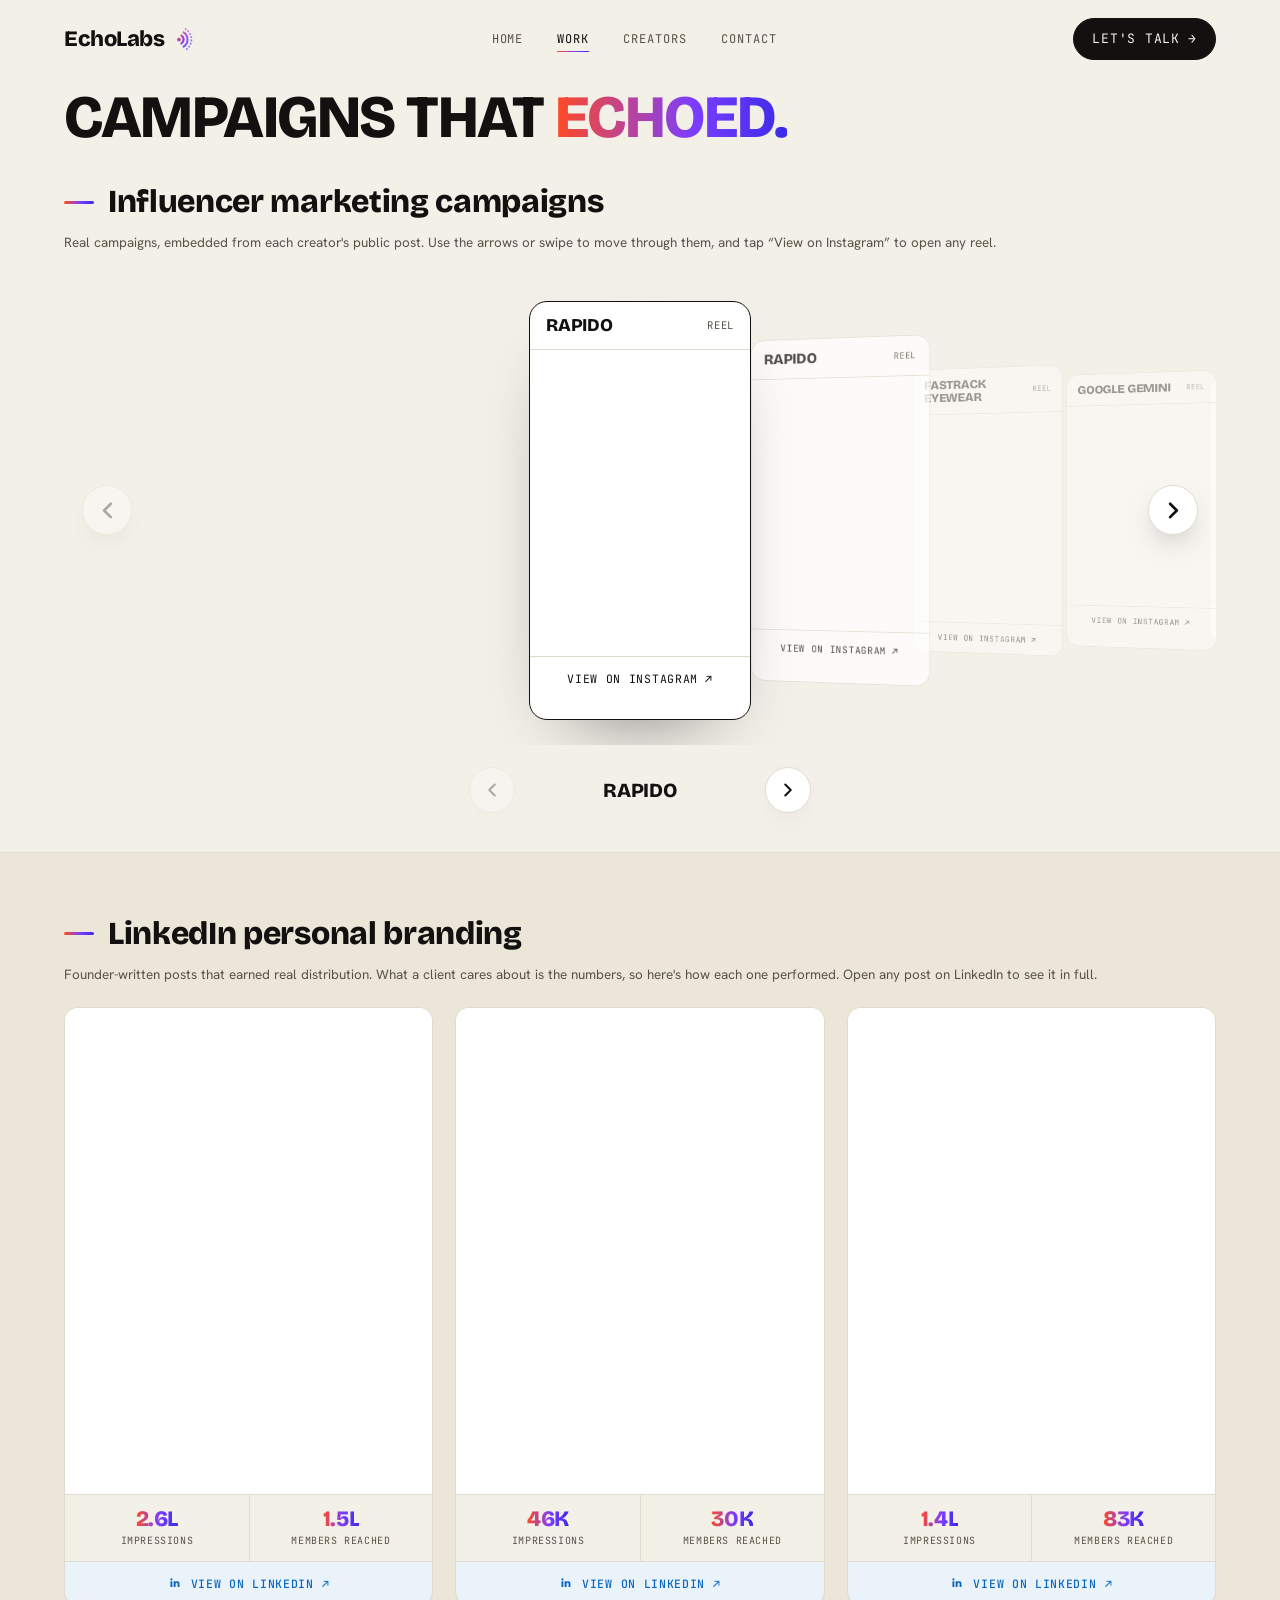
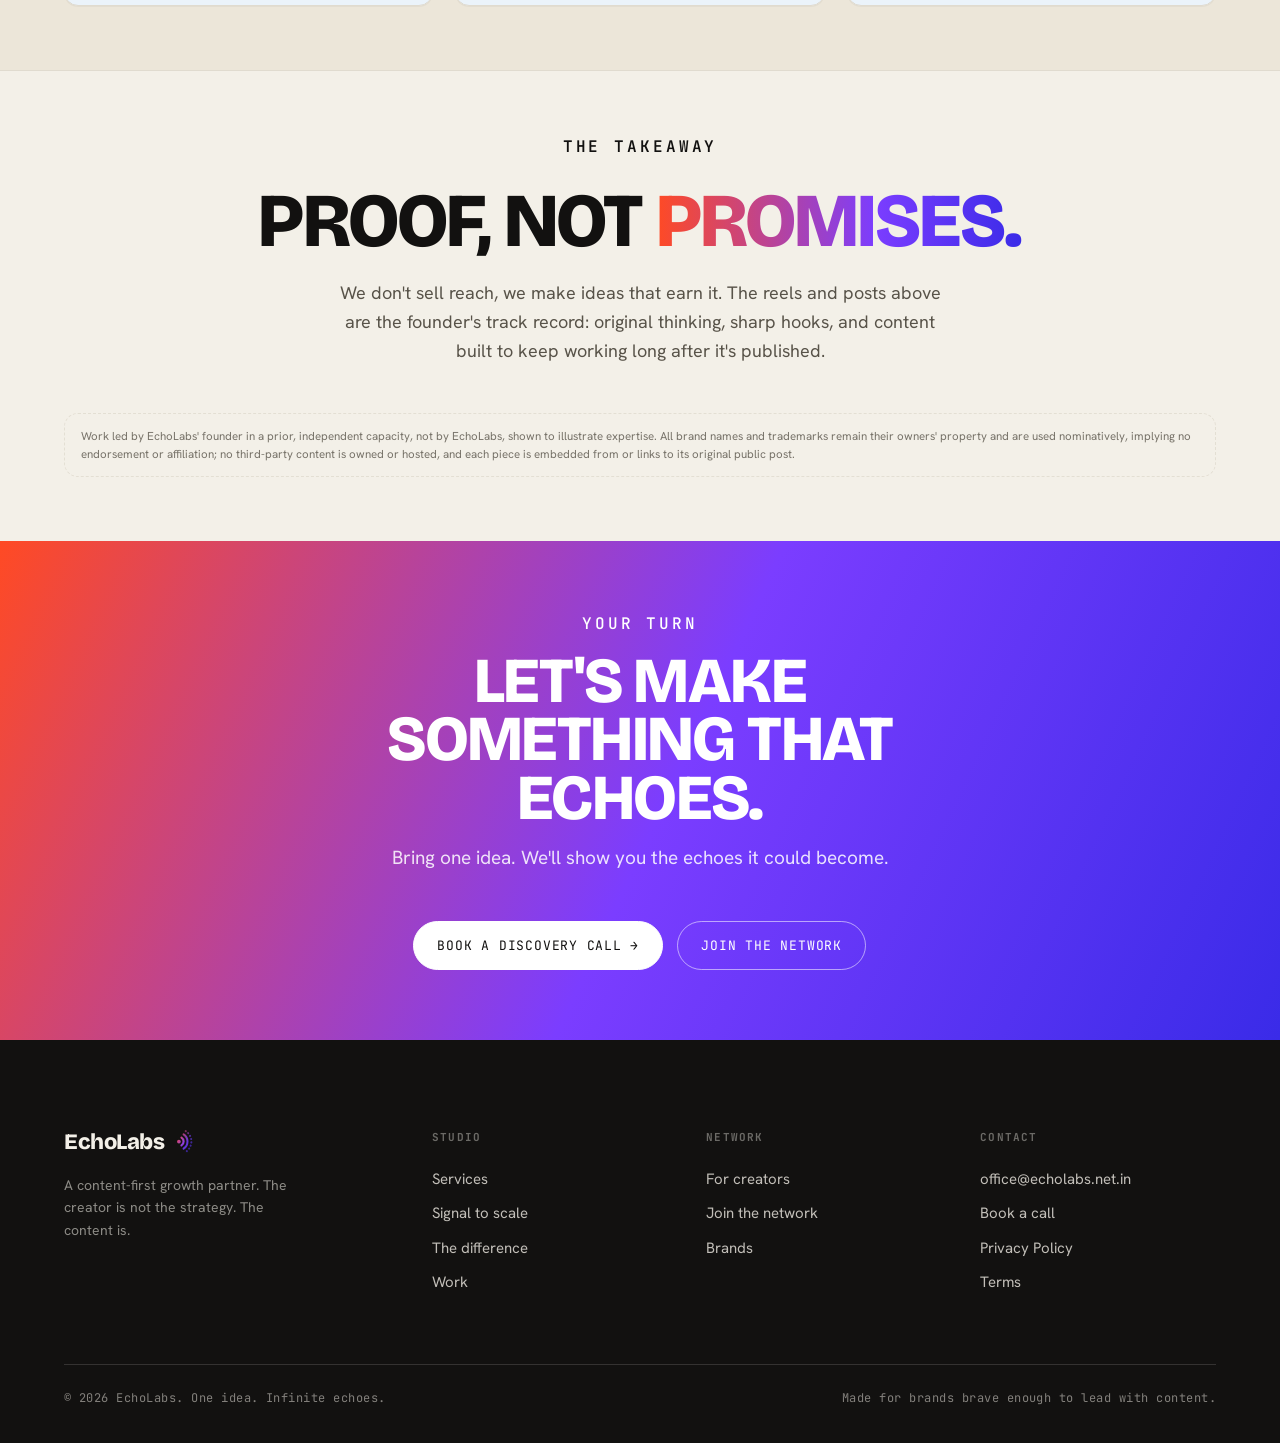
<file: work.html>
<!DOCTYPE html>
<html lang="en">
<head>
<meta charset="UTF-8" />
<meta name="viewport" content="width=device-width, initial-scale=1.0" />
<title>Work · EchoLabs</title>
<meta name="description" content="Selected work led by the EchoLabs founder: creator-led reel campaigns and LinkedIn case studies. One idea, everywhere your audience already is." />
<meta name="theme-color" content="#F3F0E8" />
<link rel="icon" type="image/svg+xml" href="echolabs-mark.svg" />
<link rel="icon" type="image/png" href="echolabs-mark.png" />
<link rel="apple-touch-icon" href="echolabs-mark.png" />
<link rel="preconnect" href="https://fonts.googleapis.com" />
<link rel="preconnect" href="https://fonts.gstatic.com" crossorigin />
<link rel="preconnect" href="https://assets.calendly.com" />
<link rel="dns-prefetch" href="https://calendly.com" />
<link href="https://fonts.googleapis.com/css2?family=Bricolage+Grotesque:opsz,wght@12..96,700;12..96,800&family=Hanken+Grotesk:wght@400;500;600&family=JetBrains+Mono:wght@400;500&display=swap" rel="stylesheet" />
<link rel="stylesheet" href="styles.css?v=20260705" />
</head>
<body>
<svg width="0" height="0" aria-hidden="true" style="position:absolute"><defs><linearGradient id="logoGrad" gradientUnits="userSpaceOnUse" x1="1" y1="8" x2="25" y2="24"><stop offset="0" stop-color="#FF4A24"/><stop offset="0.55" stop-color="#7B3DFF"/><stop offset="1" stop-color="#3A2BE8"/></linearGradient></defs></svg>
<a class="skip" href="#main">Skip to content</a>

<div class="cursor" aria-hidden="true">
  <div class="cursor__el cursor__r3"></div><div class="cursor__el cursor__r2"></div><div class="cursor__el cursor__r1"></div><div class="cursor__el cursor__dot"></div>
</div>

<header class="nav" id="nav">
  <div class="wrap nav__inner">
    <a class="logo" href="index.html" aria-label="EchoLabs home">
      <span class="logo__word">EchoLabs</span>
      <svg class="logo__mark" viewBox="0 0 25 32" fill="none" aria-hidden="true"><circle cx="5" cy="16" r="2.4" fill="url(#logoGrad)"/><path d="M8.27 10.97 A 6 6 0 0 1 8.27 21.03" stroke="url(#logoGrad)" stroke-width="2.8" stroke-linecap="round"/><path d="M11 6.78 A 11 11 0 0 1 11 25.22" stroke="url(#logoGrad)" stroke-width="2.6" stroke-linecap="round" opacity="0.85"/><path d="M13.72 2.6 A 16 16 0 0 1 13.72 29.4" stroke="url(#logoGrad)" stroke-width="2.6" stroke-linecap="round" stroke-dasharray="0.1 4.1" opacity="0.6"/></svg>
    </a>
    <nav class="nav__links" aria-label="Primary">
      <a href="index.html">Home</a>
      <a href="work.html" aria-current="page">Work</a>
      <a href="creators.html">Creators</a>
      <a href="contact.html">Contact</a>
    </nav>
    <div class="nav__cta"><a class="btn btn--primary btn--sm" data-book href="contact.html"><span class="btn-label">Let's Talk</span><span class="btn-arrow" aria-hidden="true">→</span></a></div>
    <button class="nav__toggle" aria-label="Open menu" aria-expanded="false" aria-controls="menu"><span></span></button>
  </div>
</header>

<nav class="menu" id="menu" aria-hidden="true" aria-label="Mobile">
  <a href="index.html"><small>00 /</small> Home</a>
  <a href="work.html"><small>01 /</small> Work</a>
  <a href="creators.html"><small>02 /</small> Creators</a>
  <a href="contact.html"><small>03 /</small> Contact</a>
  <a class="btn btn--primary" data-book href="contact.html"><span class="btn-label">Book a discovery call</span><span class="btn-arrow" aria-hidden="true">→</span></a>
</nav>

<main id="main">

<!-- SELECTED WORK: land directly on the work -->
<section class="section work-top" id="campaigns" aria-labelledby="camp-h">
  <div class="wrap">
    <div class="section__head">
      <h2 id="camp-h" class="section__title">Campaigns that <span class="accent">echoed.</span></h2>
    </div>

    <h3 class="work-subhead">Influencer marketing campaigns</h3>
    <p class="work-note">Real campaigns, embedded from each creator's public post. Use the arrows or swipe to move through them, and tap “View on Instagram” to open any reel.</p>

    <div class="reelcarousel" data-reelcarousel>
      <div class="reelstage">
      <button class="reelnav reelnav--prev" type="button" data-reel-prev aria-label="Previous reel"><svg viewBox="0 0 24 24" fill="none" stroke="currentColor" stroke-width="2.4" stroke-linecap="round" stroke-linejoin="round"><path d="M15 18l-6-6 6-6"/></svg></button>
      <button class="reelnav reelnav--next" type="button" data-reel-next aria-label="Next reel"><svg viewBox="0 0 24 24" fill="none" stroke="currentColor" stroke-width="2.4" stroke-linecap="round" stroke-linejoin="round"><path d="M9 6l6 6-6 6"/></svg></button>
      <div class="reelviewport">
        <div class="reelrail" data-reelrail role="list" aria-label="Campaign reels. Use the arrows or swipe to see more">

          <article class="reelcard" role="listitem">
            <div class="reelcard__head"><span class="reelcard__name">Rapido</span><span class="reelcard__tag">Reel</span></div>
            <div class="reelcard__embed"><iframe data-src="https://www.instagram.com/reel/DTPZ12zknnC/embed/" title="Rapido campaign reel" allowfullscreen></iframe></div>
            <a class="reelcard__cta" href="https://www.instagram.com/reel/DTPZ12zknnC/" target="_blank" rel="noopener">View on Instagram <span aria-hidden="true">↗</span></a>
          </article>

          <article class="reelcard" role="listitem">
            <div class="reelcard__head"><span class="reelcard__name">Rapido</span><span class="reelcard__tag">Reel</span></div>
            <div class="reelcard__embed"><iframe data-src="https://www.instagram.com/reel/DO5xGJDkmjU/embed/" title="Rapido campaign reel" allowfullscreen></iframe></div>
            <a class="reelcard__cta" href="https://www.instagram.com/reel/DO5xGJDkmjU/" target="_blank" rel="noopener">View on Instagram <span aria-hidden="true">↗</span></a>
          </article>

          <article class="reelcard" role="listitem">
            <div class="reelcard__head"><span class="reelcard__name">Fastrack Eyewear</span><span class="reelcard__tag">Reel</span></div>
            <div class="reelcard__embed"><iframe data-src="https://www.instagram.com/reel/DR1CXsKCAqq/embed/" title="Fastrack Eyewear campaign reel" allowfullscreen></iframe></div>
            <a class="reelcard__cta" href="https://www.instagram.com/reel/DR1CXsKCAqq/" target="_blank" rel="noopener">View on Instagram <span aria-hidden="true">↗</span></a>
          </article>

          <article class="reelcard" role="listitem">
            <div class="reelcard__head"><span class="reelcard__name">Google Gemini</span><span class="reelcard__tag">Reel</span></div>
            <div class="reelcard__embed"><iframe data-src="https://www.instagram.com/reel/DYSD33sJRpr/embed/" title="Google Gemini campaign reel" allowfullscreen></iframe></div>
            <a class="reelcard__cta" href="https://www.instagram.com/reel/DYSD33sJRpr/" target="_blank" rel="noopener">View on Instagram <span aria-hidden="true">↗</span></a>
          </article>

          <article class="reelcard" role="listitem">
            <div class="reelcard__head"><span class="reelcard__name">Google Gemini</span><span class="reelcard__tag">Reel</span></div>
            <div class="reelcard__embed"><iframe data-src="https://www.instagram.com/reel/DYPnFM7PsiS/embed/" title="Google Gemini campaign reel" allowfullscreen></iframe></div>
            <a class="reelcard__cta" href="https://www.instagram.com/reel/DYPnFM7PsiS/" target="_blank" rel="noopener">View on Instagram <span aria-hidden="true">↗</span></a>
          </article>

          <article class="reelcard" role="listitem">
            <div class="reelcard__head"><span class="reelcard__name">Philips OneBlade</span><span class="reelcard__tag">Reel</span></div>
            <div class="reelcard__embed"><iframe data-src="https://www.instagram.com/reel/DVX4OD4gllJ/embed/" title="Philips OneBlade campaign reel" allowfullscreen></iframe></div>
            <a class="reelcard__cta" href="https://www.instagram.com/reel/DVX4OD4gllJ/" target="_blank" rel="noopener">View on Instagram <span aria-hidden="true">↗</span></a>
          </article>

          <article class="reelcard" role="listitem">
            <div class="reelcard__head"><span class="reelcard__name">Philips OneBlade</span><span class="reelcard__tag">Reel</span></div>
            <div class="reelcard__embed"><iframe data-src="https://www.instagram.com/reel/DUNlFjhk-AW/embed/" title="Philips OneBlade campaign reel" allowfullscreen></iframe></div>
            <a class="reelcard__cta" href="https://www.instagram.com/reel/DUNlFjhk-AW/" target="_blank" rel="noopener">View on Instagram <span aria-hidden="true">↗</span></a>
          </article>

          <article class="reelcard" role="listitem">
            <div class="reelcard__head"><span class="reelcard__name">Coffee Island</span><span class="reelcard__tag">Reel</span></div>
            <div class="reelcard__embed"><iframe data-src="https://www.instagram.com/reel/DQWmFBliH2z/embed/" title="Coffee Island campaign reel" allowfullscreen></iframe></div>
            <a class="reelcard__cta" href="https://www.instagram.com/reel/DQWmFBliH2z/" target="_blank" rel="noopener">View on Instagram <span aria-hidden="true">↗</span></a>
          </article>

          <article class="reelcard" role="listitem">
            <div class="reelcard__head"><span class="reelcard__name">Coffee Island</span><span class="reelcard__tag">Reel</span></div>
            <div class="reelcard__embed"><iframe data-src="https://www.instagram.com/reel/DVngqjtE9p7/embed/" title="Coffee Island campaign reel" allowfullscreen></iframe></div>
            <a class="reelcard__cta" href="https://www.instagram.com/reel/DVngqjtE9p7/" target="_blank" rel="noopener">View on Instagram <span aria-hidden="true">↗</span></a>
          </article>

          <article class="reelcard" role="listitem">
            <div class="reelcard__head"><span class="reelcard__name">Fastrack Perfumes</span><span class="reelcard__tag">Reel</span></div>
            <div class="reelcard__embed"><iframe data-src="https://www.instagram.com/reel/DU7wuifgWmH/embed/" title="Fastrack Perfumes campaign reel" allowfullscreen></iframe></div>
            <a class="reelcard__cta" href="https://www.instagram.com/reel/DU7wuifgWmH/" target="_blank" rel="noopener">View on Instagram <span aria-hidden="true">↗</span></a>
          </article>

          <article class="reelcard" role="listitem">
            <div class="reelcard__head"><span class="reelcard__name">Fastrack Perfumes</span><span class="reelcard__tag">Reel</span></div>
            <div class="reelcard__embed"><iframe data-src="https://www.instagram.com/reel/DU8CS02kw0E/embed/" title="Fastrack Perfumes campaign reel" allowfullscreen></iframe></div>
            <a class="reelcard__cta" href="https://www.instagram.com/reel/DU8CS02kw0E/" target="_blank" rel="noopener">View on Instagram <span aria-hidden="true">↗</span></a>
          </article>

        </div>
      </div>
      </div>
      <div class="reelctl">
        <button class="reelctl__btn" type="button" data-reel-prev aria-label="Previous reel"><svg viewBox="0 0 24 24" fill="none" stroke="currentColor" stroke-width="2.2" stroke-linecap="round" stroke-linejoin="round"><path d="M15 18l-6-6 6-6"/></svg></button>
        <span class="reelctl__brand" data-reel-brand aria-live="polite">Rapido</span>
        <button class="reelctl__btn" type="button" data-reel-next aria-label="Next reel"><svg viewBox="0 0 24 24" fill="none" stroke="currentColor" stroke-width="2.2" stroke-linecap="round" stroke-linejoin="round"><path d="M9 6l6 6-6 6"/></svg></button>
      </div>
    </div>
  </div>
</section>

<!-- LINKEDIN PERSONAL BRANDING: distinct band -->
<section class="section work-li" id="linkedin" aria-labelledby="li-h">
  <div class="wrap">
    <h3 id="li-h" class="work-subhead reveal">LinkedIn personal branding</h3>
    <p class="work-note reveal">Founder-written posts that earned real distribution. What a client cares about is the numbers, so here's how each one performed. Open any post on LinkedIn to see it in full.</p>

    <div class="li-rail reveal" data-d="1">

      <div class="li-card">
        <div class="li-card__embed"><iframe src="https://www.linkedin.com/embed/feed/update/urn:li:share:7349042464696999936" loading="lazy" onload="this.closest('.li-card__embed').classList.add('is-loaded')" title="LinkedIn post by Sanidhya Kala: Badshah's pizza brand" frameborder="0" allow="fullscreen" allowfullscreen></iframe></div>
        <ul class="li-metrics" aria-label="Post performance">
          <li><b>2.6L</b><span>Impressions</span></li>
          <li><b>1.5L</b><span>Members reached</span></li>
        </ul>
        <a class="li-card__cta" href="https://www.linkedin.com/posts/sanidhya-kala14_badshah-just-launched-a-pizza-brand-and-share-7349042464696999936-mhcy/" target="_blank" rel="noopener"><svg viewBox="0 0 24 24" fill="currentColor" aria-hidden="true"><path d="M6.94 8.5v9h-3v-9h3Zm.25-3.06a1.69 1.69 0 1 1-3.38 0 1.69 1.69 0 0 1 3.38 0ZM9 8.5h2.88v1.23h.04c.4-.72 1.38-1.48 2.84-1.48 3.04 0 3.6 1.86 3.6 4.28V17.5h-3v-4.4c0-1.05-.02-2.4-1.5-2.4-1.5 0-1.73 1.14-1.73 2.32V17.5H9v-9Z"/></svg>View on LinkedIn <span aria-hidden="true">↗</span></a>
      </div>

      <div class="li-card">
        <div class="li-card__embed"><iframe src="https://www.linkedin.com/embed/feed/update/urn:li:share:7342645148637458432" loading="lazy" onload="this.closest('.li-card__embed').classList.add('is-loaded')" title="LinkedIn post by Sanidhya Kala: McDonald's ₹1 ketchup strategy" frameborder="0" allow="fullscreen" allowfullscreen></iframe></div>
        <ul class="li-metrics" aria-label="Post performance">
          <li><b>46K</b><span>Impressions</span></li>
          <li><b>30K</b><span>Members reached</span></li>
        </ul>
        <a class="li-card__cta" href="https://www.linkedin.com/posts/sanidhya-kala14_hey-i-ordered-an-aloo-tikki-and-a-mcpuff-share-7342645148637458432-B4Y2/" target="_blank" rel="noopener"><svg viewBox="0 0 24 24" fill="currentColor" aria-hidden="true"><path d="M6.94 8.5v9h-3v-9h3Zm.25-3.06a1.69 1.69 0 1 1-3.38 0 1.69 1.69 0 0 1 3.38 0ZM9 8.5h2.88v1.23h.04c.4-.72 1.38-1.48 2.84-1.48 3.04 0 3.6 1.86 3.6 4.28V17.5h-3v-4.4c0-1.05-.02-2.4-1.5-2.4-1.5 0-1.73 1.14-1.73 2.32V17.5H9v-9Z"/></svg>View on LinkedIn <span aria-hidden="true">↗</span></a>
      </div>

      <div class="li-card">
        <div class="li-card__embed"><iframe src="https://www.linkedin.com/embed/feed/update/urn:li:share:7331686650785255424" loading="lazy" onload="this.closest('.li-card__embed').classList.add('is-loaded')" title="LinkedIn post by Sanidhya Kala: digital payments vs cash" frameborder="0" allow="fullscreen" allowfullscreen></iframe></div>
        <ul class="li-metrics" aria-label="Post performance">
          <li><b>1.4L</b><span>Impressions</span></li>
          <li><b>83K</b><span>Members reached</span></li>
        </ul>
        <a class="li-card__cta" href="https://www.linkedin.com/posts/sanidhya-kala14_me-bhaiya-qr-dena-paytm-kar-dunga-share-7331686650785255424-BpA5/" target="_blank" rel="noopener"><svg viewBox="0 0 24 24" fill="currentColor" aria-hidden="true"><path d="M6.94 8.5v9h-3v-9h3Zm.25-3.06a1.69 1.69 0 1 1-3.38 0 1.69 1.69 0 0 1 3.38 0ZM9 8.5h2.88v1.23h.04c.4-.72 1.38-1.48 2.84-1.48 3.04 0 3.6 1.86 3.6 4.28V17.5h-3v-4.4c0-1.05-.02-2.4-1.5-2.4-1.5 0-1.73 1.14-1.73 2.32V17.5H9v-9Z"/></svg>View on LinkedIn <span aria-hidden="true">↗</span></a>
      </div>

    </div>
  </div>
</section>

<!-- PROOF, NOT PROMISES: shown after the work -->
<section class="section work-proof">
  <div class="wrap">
    <div class="proofblock reveal">
      <span class="eyebrow section__eyebrow"><b>The takeaway</b></span>
      <h2 class="proofblock__title">Proof, not <span class="accent">promises.</span></h2>
      <p class="proofblock__sub">We don't sell reach, we make ideas that earn it. The reels and posts above are the founder's track record: original thinking, sharp hooks, and content built to keep working long after it's published.</p>
    </div>

    <p class="work-disclaimer work-disclaimer--foot">Work led by EchoLabs' founder in a prior, independent capacity, not by EchoLabs, shown to illustrate expertise. All brand names and trademarks remain their owners' property and are used nominatively, implying no endorsement or affiliation; no third-party content is owned or hosted, and each piece is embedded from or links to its original public post.</p>
  </div>
</section>

<!-- FINAL CTA -->
<section class="final" aria-labelledby="final-h">
  <div class="wrap">
    <span class="eyebrow final__eyebrow"><span style="color:#fff">Your turn</span></span>
    <h2 id="final-h">Let's make something that echoes.</h2>
    <p class="final__sub">Bring one idea. We'll show you the echoes it could become.</p>
    <div class="final__cta">
      <a class="btn btn--primary" data-magnetic data-book href="contact.html"><span class="btn-label">Book a discovery call</span><span class="btn-arrow" aria-hidden="true">→</span></a>
      <a class="btn btn--ghost" data-magnetic href="creators.html"><span class="btn-label">Join the network</span></a>
    </div>
  </div>
</section>

</main>

<footer class="footer">
  <div class="wrap">
    <div class="footer__top">
      <div class="footer__brand">
        <a class="logo" href="index.html" aria-label="EchoLabs home">
          <span class="logo__word">EchoLabs</span>
          <svg class="logo__mark" viewBox="0 0 25 32" fill="none" aria-hidden="true"><circle cx="5" cy="16" r="2.4" fill="url(#logoGrad)"/><path d="M8.27 10.97 A 6 6 0 0 1 8.27 21.03" stroke="url(#logoGrad)" stroke-width="2.8" stroke-linecap="round"/><path d="M11 6.78 A 11 11 0 0 1 11 25.22" stroke="url(#logoGrad)" stroke-width="2.6" stroke-linecap="round" opacity="0.85"/><path d="M13.72 2.6 A 16 16 0 0 1 13.72 29.4" stroke="url(#logoGrad)" stroke-width="2.6" stroke-linecap="round" stroke-dasharray="0.1 4.1" opacity="0.6"/></svg>
        </a>
        <p class="footer__tag">A content-first growth partner. The creator is not the strategy. The content is.</p>
      </div>
      <div class="footer__col"><h4>Studio</h4><a href="index.html#services">Services</a><a href="index.html#how">Signal to scale</a><a href="index.html#difference">The difference</a><a href="work.html">Work</a></div>
      <div class="footer__col"><h4>Network</h4><a href="creators.html">For creators</a><a href="creators.html#join">Join the network</a><a href="contact.html">Brands</a></div>
      <div class="footer__col"><h4>Contact</h4><a data-email href="#"><span data-email-text>office@echolabs.net.in</span></a><a data-book href="contact.html">Book a call</a><a href="privacy.html">Privacy Policy</a><a href="terms.html">Terms</a></div>
    </div>
    <div class="footer__bottom"><span>© <span data-year>2026</span> EchoLabs. One idea. Infinite echoes.</span><span>Made for brands brave enough to lead with content.</span></div>
  </div>
</footer>

<script src="config.js"></script>
<script src="app.js?v=20260705"></script>
</body>
</html>
</file>
<file: styles.css>
/* ============================================================
   ECHOLABS — SHARED STYLES
   ============================================================ */

/* ---------- DESIGN TOKENS ---------- */
:root{
  --paper:#F3F0E8;
  --ink:#121110;
  --muted:#585349;
  --border:#E0DBCF;
  --coral:#FF4A24;
  --violet:#7B3DFF;
  --indigo:#3A2BE8;
  --night:#0B0A11;

  --grad: linear-gradient(90deg,#FF4A24,#7B3DFF 55%,#3A2BE8);
  --grad-soft: linear-gradient(90deg, rgba(255,74,36,.14), rgba(123,61,255,.14) 55%, rgba(58,43,232,.14));

  /* Opaque card surfaces — replaces frosted-glass rgba(255,255,255,.x) fills.
     Warm off-white that sits a touch above --paper; reads as printed stock, not glass. */
  --card:#FAF8F2;
  --card-hover:#FFFFFF;

  --font-display:'Bricolage Grotesque', system-ui, sans-serif;
  --font-body:'Hanken Grotesk', system-ui, sans-serif;
  --font-mono:'JetBrains Mono', ui-monospace, monospace;

  --maxw: 1320px;
  --gutter: clamp(20px, 5vw, 80px);
  --radius: 100px;
  --ease: cubic-bezier(.22,1,.36,1);
}

/* ---------- RESET / BASE ---------- */
*,*::before,*::after{ box-sizing:border-box; margin:0; padding:0; }
html{ scroll-behavior:smooth; -webkit-text-size-adjust:100%; background:var(--paper); overscroll-behavior-y:none; }
body{
  font-family:var(--font-body);
  background:var(--paper);
  color:var(--ink);
  line-height:1.5;
  font-size:clamp(16px,1.1vw,18px);
  overflow-x:hidden;
  overscroll-behavior-y:none;
  -webkit-font-smoothing:antialiased;
  text-rendering:optimizeLegibility;
}
img,svg{ display:block; max-width:100%; }
a{ color:inherit; text-decoration:none; }
button{ font-family:inherit; cursor:pointer; border:none; background:none; color:inherit; }
ul{ list-style:none; }

:focus-visible{ outline:2px solid var(--indigo); outline-offset:3px; border-radius:4px; }

.skip{
  position:absolute; left:-9999px; top:0; z-index:200;
  background:var(--ink); color:var(--paper);
  padding:12px 20px; border-radius:0 0 12px 0;
  font-family:var(--font-mono); font-size:12px; letter-spacing:.05em;
}
.skip:focus{ left:0; }

.wrap{ max-width:var(--maxw); margin:0 auto; padding-inline:var(--gutter); }
.visually-hidden{
  position:absolute!important; width:1px; height:1px; padding:0; margin:-1px;
  overflow:hidden; clip:rect(0 0 0 0); white-space:nowrap; border:0;
}

/* ---------- TYPOGRAPHY HELPERS ---------- */
.eyebrow{
  font-family:var(--font-mono); text-transform:uppercase;
  font-size:clamp(11px,1vw,12.5px); letter-spacing:.16em;
  color:var(--muted); font-weight:500;
}
.display{
  font-family:var(--font-display); font-weight:800;
  text-transform:uppercase; letter-spacing:-.02em; line-height:.92;
}
.gradient-text, .accent{
  background:var(--grad); -webkit-background-clip:text; background-clip:text;
  -webkit-text-fill-color:transparent; color:transparent;
}

/* ---------- BUTTONS ---------- */
.btn{
  position:relative; display:inline-flex; align-items:center; gap:.6em;
  font-family:var(--font-mono); text-transform:uppercase;
  font-size:13px; letter-spacing:.06em;
  padding:1.05em 1.8em; border-radius:var(--radius);
  border:1.5px solid var(--ink);
  transition:color .4s var(--ease), border-color .4s var(--ease), transform .2s var(--ease);
  will-change:transform; overflow:hidden; isolation:isolate;
  text-align:center;
}
.btn .btn-label{ position:relative; z-index:2; }
.btn .btn-arrow{ position:relative; z-index:2; transition:transform .4s var(--ease); }
.btn:hover .btn-arrow{ transform:translateX(4px); }

.btn--primary{ background:var(--ink); color:var(--paper); border-color:var(--ink); }
.btn--primary::before{ content:""; position:absolute; inset:0; z-index:1; background:linear-gradient(120deg,#7B3DFF,#3A2BE8); opacity:0; transition:opacity .45s var(--ease); }
.btn--primary:hover{ color:#fff; }
.btn--primary:hover::before{ opacity:1; }

.btn--ghost{ background:transparent; color:var(--ink); }
.btn--ghost::before{ content:""; position:absolute; inset:0; z-index:1; background:var(--grad); opacity:0; transition:opacity .45s var(--ease); }
.btn--ghost:hover{ color:#fff; border-color:transparent; }
.btn--ghost:hover::before{ opacity:1; }

.on-dark .btn--ghost{ color:var(--paper); border-color:rgba(243,240,232,.4); }
.on-dark .btn--ghost:hover{ color:#fff; border-color:transparent; }

.btn--sm{ padding:.8em 1.4em; }
/* Touch feedback: branded tap highlight + press-scale (mobile has no :hover) */
a, button, summary, [role="button"]{ -webkit-tap-highlight-color:rgba(123,61,255,.18); }
.btn:active, .reelbtn:active, .reeldot:active, .contact-opt:active, .tier:active, .build-item:active, .social:active, .li-card:active, .reelcard__cta:active, .li-card__cta:active{ transform:scale(.96); }

/* ---------- NAV ---------- */
.nav{
  position:fixed; inset:0 0 auto 0; z-index:100; padding-block:18px;
  transition:background .4s var(--ease), border-color .4s var(--ease), padding .4s var(--ease);
  border-bottom:1px solid transparent;
}
.nav.scrolled{
  background:rgba(243,240,232,.78);
  backdrop-filter:blur(14px) saturate(1.2);
  -webkit-backdrop-filter:blur(14px) saturate(1.2);
  border-bottom:1px solid var(--border); padding-block:12px;
}
.nav__inner{ display:flex; align-items:center; justify-content:space-between; gap:24px; }
.logo{ display:inline-flex; align-items:center; gap:11px; }
.logo__mark{ height:25px; width:auto; flex:none; }
.logo__word{ font-family:var(--font-display); font-weight:800; letter-spacing:-.02em; font-size:22px; line-height:1; }
.nav__links{ display:flex; align-items:center; gap:34px; }
.nav__links a{
  font-family:var(--font-mono); text-transform:uppercase; font-size:12px;
  letter-spacing:.08em; color:var(--muted); position:relative; padding-block:4px;
  transition:color .3s var(--ease);
}
.nav__links a::after{ content:""; position:absolute; left:0; bottom:0; height:1.5px; width:0; background:var(--grad); transition:width .35s var(--ease); }
.nav__links a:hover, .nav__links a[aria-current="page"]{ color:var(--ink); }
.nav__links a:hover::after, .nav__links a[aria-current="page"]::after{ width:100%; }
.nav__cta{ display:inline-flex; }

/* Mobile menu toggle */
.nav__toggle{
  display:none; width:44px; height:44px; border:1px solid var(--border);
  border-radius:50%; place-items:center; background:var(--card);
}
.nav__toggle span{ display:block; width:18px; height:2px; background:var(--ink); position:relative; transition:transform .3s var(--ease), opacity .2s; }
.nav__toggle span::before, .nav__toggle span::after{ content:""; position:absolute; left:0; width:18px; height:2px; background:var(--ink); transition:transform .3s var(--ease); }
.nav__toggle span::before{ top:-6px; } .nav__toggle span::after{ top:6px; }
body.menu-open .nav__toggle span{ background:transparent; }
body.menu-open .nav__toggle span::before{ transform:translateY(6px) rotate(45deg); }
body.menu-open .nav__toggle span::after{ transform:translateY(-6px) rotate(-45deg); }

/* Mobile menu panel */
.menu{
  position:fixed; inset:0; z-index:90; background:var(--paper); height:100dvh;
  display:flex; flex-direction:column; justify-content:center; gap:6px;
  padding:max(var(--gutter),env(safe-area-inset-top)) var(--gutter) max(var(--gutter),env(safe-area-inset-bottom));
  transform:translateY(-100%); transition:transform .5s var(--ease);
  visibility:hidden;
}
body.menu-open{ overflow:hidden; }
body.menu-open .menu{ transform:translateY(0); visibility:visible; }
.menu a{
  font-family:var(--font-display); font-weight:800; text-transform:uppercase;
  letter-spacing:-.02em; font-size:clamp(40px,11vw,72px); line-height:1.02; color:var(--ink);
}
.menu a small{ font-family:var(--font-mono); font-size:13px; letter-spacing:.1em; color:var(--muted); -webkit-text-fill-color:initial; }
.menu .btn{ align-self:flex-start; margin-top:24px; font-size:13px; line-height:1; letter-spacing:.06em; color:var(--paper); }
.menu .btn:hover{ color:#fff; }
.menu .btn .btn-label{ font-size:13px; }

@media (max-width: 920px){
  .nav__links{ display:none; }
  .nav__cta{ display:none; }
  .nav__toggle{ display:grid; }
}
@media (max-width: 400px){
  .menu a{ font-size:clamp(32px, 10vw, 44px); }
}

/* ---------- ECHO CURSOR ---------- */
.cursor{ position:fixed; top:0; left:0; z-index:9999; pointer-events:none; mix-blend-mode:difference; opacity:0; transition:opacity .3s ease; }
body.cursor-on .cursor{ opacity:1; }
.cursor__el{ position:absolute; top:0; left:0; border-radius:50%; transform:translate(-50%,-50%); border:1.5px solid #fff; will-change:transform,width,height; }
.cursor__dot{ width:6px; height:6px; background:#fff; border:none; }
.cursor__r1{ width:16px; height:16px; border-width:1px; }
.cursor__r2{ width:24px; height:24px; opacity:.5; border-width:1px; }
.cursor__r3{ display:none; }
body.cursor-on, body.cursor-on *{ cursor:none !important; }

/* ---------- SECTION SCAFFOLD ---------- */
.section{ padding-block:clamp(44px,5vw,76px); position:relative; }
.section--tight{ padding-block:clamp(38px,4.4vw,62px); }
.section__head{ margin-bottom:clamp(22px,3.2vw,40px); }
/* Alternating section bands so the homepage reads as distinct chapters, not one long scroll.
   (The dark Work band, black metrics, and gradient CTA already break the rhythm; these tint the
   in-between light sections so adjacent blocks never blur together.) */
.belief, .flywheel-sec, .echoband{ background:#ECE6D9; border-block:1px solid var(--border); }
.services-groups, .process{ background:var(--paper); }
.section__eyebrow{ display:block; margin-bottom:22px; }
.section__eyebrow b{ color:var(--ink); font-weight:500; }
.section__title{ font-family:var(--font-display); font-weight:800; text-transform:uppercase; letter-spacing:-.025em; line-height:.92; font-size:clamp(34px,5vw,68px); max-width:18ch; }
.lead{ color:var(--muted); font-size:clamp(17px,1.5vw,21px); line-height:1.55; max-width:54ch; }
.lead strong{ color:var(--ink); font-weight:600; }

/* Scroll reveal */
.reveal{ opacity:0; transform:translateY(28px); transition:opacity .9s var(--ease), transform .9s var(--ease); }
.reveal.in{ opacity:1; transform:none; }
.reveal[data-d="1"]{ transition-delay:.1s; }
.reveal[data-d="2"]{ transition-delay:.2s; }
.reveal[data-d="3"]{ transition-delay:.3s; }

/* ---------- HERO ---------- */
.hero{ position:relative; padding-top:clamp(92px,12vh,126px); padding-bottom:clamp(16px,2.5vh,30px); overflow:hidden; }
.hero__tag{ display:inline-flex; align-items:center; gap:10px; border:1px solid var(--border); background:var(--card); border-radius:var(--radius); padding:8px 16px 8px 14px; margin-bottom:clamp(14px,2vw,24px); }
.hero__dot{ width:8px; height:8px; border-radius:50%; background:var(--coral); flex:none; position:relative; }
.hero__dot::after{ content:""; position:absolute; inset:0; border-radius:50%; background:var(--coral); animation:pulse 2s ease-out infinite; }
@keyframes pulse{ 0%{ transform:scale(1); opacity:.7; } 100%{ transform:scale(3.4); opacity:0; } }
.hero__tag .eyebrow{ color:var(--ink); }
.hero h1{ font-family:var(--font-display); font-weight:800; text-transform:uppercase; letter-spacing:-.03em; line-height:.9; font-size:clamp(38px,7.4vw,104px); }
/* Desktop: hero fills one screen and the marquee ribbon is pinned to the bottom edge.
   Marquee is absolutely positioned (not flex) so the hero content stays left-aligned. */
@media (min-width:768px){
  .hero{ min-height:100svh; padding-bottom:clamp(74px,10vh,108px); }
  .hero .marquee{ position:absolute; left:0; right:0; bottom:0; margin-top:0; }
}
.line-mask{ overflow:hidden; display:block; padding-block:.02em; }
.line-mask > span{ display:block; transform:translateY(112%); transition:transform 1.05s var(--ease); }
body.loaded .line-mask > span{ transform:translateY(0); }
body.loaded .line-mask:nth-child(2) > span{ transition-delay:.12s; }
.hero__sub{ max-width:44ch; margin-top:clamp(16px,2.2vw,26px); font-size:clamp(16px,1.35vw,19px); color:var(--muted); line-height:1.5; opacity:0; transform:translateY(16px); transition:opacity .9s var(--ease) .5s, transform .9s var(--ease) .5s; }
.hero__sub strong{ color:var(--ink); font-weight:600; }
body.loaded .hero__sub{ opacity:1; transform:none; }
.hero__cta{ display:flex; flex-wrap:wrap; gap:14px; margin-top:clamp(18px,2.4vw,28px); opacity:0; transform:translateY(16px); transition:opacity .9s var(--ease) .66s, transform .9s var(--ease) .66s; }
body.loaded .hero__cta{ opacity:1; transform:none; }

/* ---------- MARQUEE ---------- */
.marquee{ margin-top:clamp(22px,3.2vw,44px); border-block:1px solid var(--border); padding-block:12px; overflow:hidden;
  -webkit-mask-image:linear-gradient(90deg,transparent,#000 8%,#000 92%,transparent);
  mask-image:linear-gradient(90deg,transparent,#000 8%,#000 92%,transparent); }
.marquee__track{ display:flex; width:max-content; animation:marquee 34s linear infinite; }
.marquee:hover .marquee__track{ animation-play-state:paused; }
.marquee__item{ display:inline-flex; align-items:center; font-family:var(--font-display); font-weight:700; text-transform:uppercase; letter-spacing:-.01em; font-size:clamp(16px,1.9vw,26px); padding-inline:24px; white-space:nowrap; color:var(--ink); }
.marquee__item span{ color:var(--coral); margin-inline:28px 0; font-size:.7em; }
@keyframes marquee{ to{ transform:translateX(-50%); } }

/* ---------- BELIEF BAND ---------- */
.belief{ border-top:1px solid var(--border); padding-block:clamp(44px,5.6vw,84px); }
.belief__grid{ display:grid; grid-template-columns:1fr; gap:clamp(30px,5vw,60px); }
.belief__statement{ font-family:var(--font-display); font-weight:800; text-transform:uppercase; letter-spacing:-.02em; line-height:1.02; font-size:clamp(28px,4vw,52px); max-width:18ch; }
.belief__statement .kw{ display:inline-block; opacity:0; transform:translateY(.5em) rotate(2deg); transition:opacity .6s var(--ease), transform .6s var(--ease); }
.belief__statement.in .kw{ opacity:1; transform:none; }
.belief__cols{ display:grid; grid-template-columns:repeat(auto-fit,minmax(240px,1fr)); gap:clamp(26px,3vw,48px); }
.belief__col h3{ font-family:var(--font-mono); text-transform:uppercase; font-size:12px; letter-spacing:.1em; color:var(--coral); margin-bottom:12px; }
.belief__col p{ color:var(--muted); font-size:clamp(15px,1.3vw,17px); line-height:1.6; }
.belief__col p strong{ color:var(--ink); font-weight:600; }

/* ---------- KINETIC LINE ---------- */
.kinetic{ padding-block:clamp(90px,13vw,180px); border-top:1px solid var(--border); text-align:center; overflow:hidden; }
.kinetic__line{ font-family:var(--font-display); font-weight:800; text-transform:uppercase; line-height:1; font-size:clamp(26px,5.2vw,76px); letter-spacing:-.6em; transform:scaleX(.4); opacity:0; filter:blur(6px); transition:letter-spacing 1.3s var(--ease), transform 1.3s var(--ease), opacity 1s var(--ease), filter 1.1s var(--ease); display:inline-block; max-width:24ch; }
.kinetic__line.in{ letter-spacing:-.022em; transform:scaleX(1); opacity:1; filter:blur(0); }

/* ---------- SERVICES (flooding rows) ---------- */
.services__list{ border-top:1px solid var(--ink); }
.srow{ position:relative; border-bottom:1px solid var(--border); overflow:hidden; isolation:isolate; }
.srow__flood{ position:absolute; inset:0; z-index:0; background:var(--grad); transform:scaleY(0); transform-origin:bottom; transition:transform .55s var(--ease); }
.srow:hover .srow__flood, .srow:focus-within .srow__flood{ transform:scaleY(1); }
.srow__inner{ position:relative; z-index:1; display:grid; grid-template-columns:auto 1fr auto; align-items:center; gap:clamp(18px,3vw,46px); padding-block:clamp(26px,3.4vw,42px); transition:color .45s var(--ease); }
.srow:hover .srow__inner, .srow:focus-within .srow__inner{ color:#fff; }
.srow__no{ font-family:var(--font-mono); font-size:clamp(13px,1.2vw,15px); color:var(--muted); transition:color .45s var(--ease); padding-top:.4em; }
.srow:hover .srow__no, .srow:focus-within .srow__no{ color:rgba(255,255,255,.8); }
.srow__main{ min-width:0; }
.srow__title{ font-family:var(--font-display); font-weight:800; text-transform:uppercase; letter-spacing:-.02em; line-height:.96; font-size:clamp(30px,5.4vw,72px); transition:transform .55s var(--ease); }
.srow:hover .srow__title, .srow:focus-within .srow__title{ transform:translateX(clamp(8px,1.5vw,22px)); }
.srow__desc{ color:var(--muted); margin-top:10px; max-width:52ch; font-size:clamp(14px,1.2vw,16px); line-height:1.55; transition:color .45s var(--ease); }
.srow:hover .srow__desc, .srow:focus-within .srow__desc{ color:rgba(255,255,255,.85); }
.srow__tags{ display:flex; flex-wrap:wrap; gap:8px 10px; margin-top:0; max-height:0; opacity:0; overflow:hidden; transition:max-height .55s var(--ease), opacity .5s var(--ease), margin-top .55s var(--ease); }
.srow:hover .srow__tags, .srow:focus-within .srow__tags{ max-height:120px; opacity:1; margin-top:18px; }
.srow__tag{ font-family:var(--font-mono); font-size:11px; text-transform:uppercase; letter-spacing:.05em; color:#fff; border:1px solid rgba(255,255,255,.45); border-radius:var(--radius); padding:5px 12px; }
.srow__plus{ width:clamp(34px,4vw,52px); height:clamp(34px,4vw,52px); flex:none; display:grid; place-items:center; border:1.5px solid var(--border); border-radius:50%; transition:transform .55s var(--ease), border-color .45s var(--ease); }
.srow:hover .srow__plus, .srow:focus-within .srow__plus{ transform:rotate(135deg); border-color:rgba(255,255,255,.7); }
.srow__plus svg{ width:42%; transition:stroke .45s var(--ease); }
.srow:hover .srow__plus svg, .srow:focus-within .srow__plus svg{ stroke:#fff; }

/* ---------- PROCESS (filling line) ---------- */
.process__grid{ display:grid; grid-template-columns:repeat(4,1fr); gap:clamp(20px,2.4vw,36px); position:relative; margin-top:64px; }
.process__track{ position:absolute; left:0; right:0; top:7px; height:2px; background:var(--border); }
.process__fill{ position:absolute; left:0; top:7px; height:2px; width:0; background:var(--grad); box-shadow:0 0 14px rgba(123,61,255,.5); }
.pstep{ position:relative; padding-top:34px; }
.pstep__node{ position:absolute; top:0; left:0; width:16px; height:16px; border-radius:50%; background:var(--paper); border:2px solid var(--border); transition:border-color .4s var(--ease), background .4s var(--ease), transform .4s var(--ease); }
.pstep.active .pstep__node{ border-color:transparent; background:var(--grad); transform:scale(1.18); }
.pstep__no{ font-family:var(--font-mono); font-size:13px; color:var(--muted); margin-bottom:10px; }
.pstep__title{ font-family:var(--font-display); font-weight:800; text-transform:uppercase; letter-spacing:-.02em; font-size:clamp(20px,2.4vw,30px); line-height:1; margin-bottom:12px; }
.pstep__desc{ color:var(--muted); font-size:clamp(14px,1.2vw,16px); line-height:1.55; }
@media (max-width:760px){
  .process__grid{ grid-template-columns:1fr; gap:0; }
  .process__track{ left:7px; right:auto; top:0; bottom:0; width:2px; height:auto; }
  .process__fill{ left:7px; top:0; width:2px; height:0; }
  .pstep{ padding-top:0; padding-left:40px; padding-bottom:40px; }
  .pstep:last-child{ padding-bottom:0; }
  .pstep__node{ top:4px; }
}

/* ---------- FEATURE CARDS (Why EchoLabs / Why Join / etc) ---------- */
.cards{ display:grid; grid-template-columns:repeat(auto-fit,minmax(250px,1fr)); gap:clamp(16px,2vw,24px); }
.card{
  position:relative; border:1px solid var(--border); border-radius:20px;
  padding:clamp(26px,3vw,38px); background:var(--card);
  overflow:hidden; isolation:isolate;
  transition:transform .5s var(--ease), border-color .5s var(--ease);
}
.card::before{ content:""; position:absolute; inset:0; z-index:-1; background:var(--grad-soft); opacity:0; transition:opacity .5s var(--ease); }
.card:hover{ transform:translateY(-6px); border-color:transparent; }
.card:hover::before{ opacity:1; }
.card__no{ font-family:var(--font-mono); font-size:12px; letter-spacing:.08em; color:var(--coral); margin-bottom:18px; display:block; }
.card__icon{ width:40px; height:40px; margin-bottom:20px; }
.card__title{ font-family:var(--font-display); font-weight:800; text-transform:uppercase; letter-spacing:-.01em; font-size:clamp(20px,2vw,26px); line-height:1.02; margin-bottom:12px; }
.card__text{ color:var(--muted); font-size:clamp(14px,1.2vw,16px); line-height:1.6; }
.card__text strong{ color:var(--ink); font-weight:600; }
.on-dark .card{ background:rgba(255,255,255,.04); border-color:rgba(243,240,232,.14); }
.on-dark .card__text{ color:rgba(243,240,232,.66); }
.on-dark .card__text strong{ color:#fff; }
.on-dark .card:hover{ border-color:rgba(243,240,232,.3); }

/* ---------- WORK PREVIEW / CAMPAIGN CARDS ---------- */
.workgrid{ display:grid; grid-template-columns:repeat(auto-fill,minmax(300px,1fr)); gap:clamp(16px,2vw,22px); }
.wcard{
  position:relative; border:1px solid var(--border); border-radius:20px; overflow:hidden;
  background:var(--card); min-height:300px; display:flex; flex-direction:column;
  transition:transform .5s var(--ease), border-color .5s var(--ease);
}
.wcard:hover{ transform:translateY(-6px); border-color:var(--ink); }
.wcard__media{ aspect-ratio:16/10; background:var(--grad); position:relative; overflow:hidden; }
.wcard__media::after{ content:""; position:absolute; inset:0; background:radial-gradient(circle at 70% 20%, rgba(255,255,255,.25), transparent 60%); }
.wcard__tag{ position:absolute; top:14px; left:14px; z-index:2; font-family:var(--font-mono); font-size:11px; text-transform:uppercase; letter-spacing:.06em; color:#fff; border:1px solid rgba(255,255,255,.5); border-radius:var(--radius); padding:5px 12px; background:rgba(0,0,0,.12); }
.wcard__body{ padding:22px 24px 26px; display:flex; flex-direction:column; gap:8px; flex:1; }
.wcard__title{ font-family:var(--font-display); font-weight:800; text-transform:uppercase; letter-spacing:-.01em; font-size:clamp(18px,1.7vw,23px); line-height:1.04; }
.wcard__meta{ font-family:var(--font-mono); font-size:11px; text-transform:uppercase; letter-spacing:.05em; color:var(--muted); }
.wcard__stat{ margin-top:auto; padding-top:14px; font-family:var(--font-display); font-weight:800; font-size:clamp(24px,2.6vw,34px); }
.wcard__stat span{ font-size:.5em; }

/* ---------- DARK BANDS (creators / for-creators) ---------- */
/* Static corner glows (matches the .workcta "designed panel" treatment) replace
   the floating blurred orbs — same brand warmth, none of the AI-hero blob motion. */
.darkband{ position:relative; overflow:hidden; color:var(--paper); padding-block:clamp(46px,5.8vw,86px);
  background:
    radial-gradient(120% 140% at 0% 0%, rgba(255,74,36,.16), transparent 46%),
    radial-gradient(130% 150% at 100% 100%, rgba(58,43,232,.22), rgba(123,61,255,.10) 40%, transparent 62%),
    var(--night);
}
.darkband .section__eyebrow b{ color:#fff; }
.darkband__inner{ position:relative; z-index:1; }
/* Orbs retired in favour of the static .darkband corner glows above. */
.orb{ display:none; }
.darkband h2{ font-family:var(--font-display); font-weight:800; text-transform:uppercase; letter-spacing:-.025em; line-height:.92; font-size:clamp(34px,4.6vw,58px); }
.darkband__lead{ color:rgba(243,240,232,.66); font-size:clamp(15px,1.4vw,18px); line-height:1.55; max-width:42ch; }
.split-head{ display:grid; grid-template-columns:1.2fr .8fr; gap:clamp(24px,3.4vw,48px); align-items:end; margin-bottom:clamp(24px,3.4vw,44px); }
@media (max-width:760px){ .split-head{ grid-template-columns:1fr; } }

/* tiers */
.tiers{ display:flex; flex-wrap:wrap; gap:10px; }
.tier{ font-family:var(--font-mono); text-transform:uppercase; font-size:12px; letter-spacing:.06em; padding:9px 18px; border-radius:var(--radius); border:1px solid rgba(243,240,232,.22); color:rgba(243,240,232,.85); transition:border-color .35s var(--ease), color .35s var(--ease), background .35s var(--ease); }
.tier:hover{ border-color:transparent; color:#fff; background:var(--grad); }
.tier b{ color:#fff; font-weight:500; } .tier span{ opacity:.55; }

/* roster */
.roster{ display:grid; grid-template-columns:repeat(auto-fill,minmax(200px,1fr)); gap:1px; background:rgba(243,240,232,.12); border:1px solid rgba(243,240,232,.12); }
.roster__cell{ background:var(--night); padding:24px 22px; display:flex; flex-direction:column; gap:6px; min-height:128px; transition:background .4s var(--ease); }
.roster__cell:hover{ background:#15131d; }
.roster__handle{ font-family:var(--font-display); font-weight:700; text-transform:uppercase; letter-spacing:-.01em; font-size:18px; }
.roster__niche{ font-family:var(--font-mono); font-size:11px; text-transform:uppercase; letter-spacing:.05em; color:rgba(243,240,232,.5); }
.roster__reach{ margin-top:auto; font-family:var(--font-mono); font-size:12px; }

/* ---------- STATS ---------- */
.stat__num{ font-family:var(--font-display); font-weight:800; font-size:clamp(46px,7vw,104px); line-height:.9; letter-spacing:-.03em; }
.stat__label{ margin-top:14px; color:var(--muted); font-size:clamp(13px,1.1vw,15px); line-height:1.45; max-width:22ch; }

/* ---------- PAGE HERO (sub-pages) ---------- */
.phero{ padding-top:clamp(104px,13vh,140px); padding-bottom:clamp(26px,3.4vw,46px); border-bottom:1px solid var(--border); }
.phero__eyebrow{ display:block; margin-bottom:24px; }
.phero h1{ font-family:var(--font-display); font-weight:800; text-transform:uppercase; letter-spacing:-.03em; line-height:.92; font-size:clamp(40px,7.2vw,96px); max-width:none; }
.phero h1 .accent{ display:inline; }
/* foot row fills the negative space: description left, proof stats right */
.phero__foot{ display:flex; flex-wrap:wrap; align-items:flex-end; justify-content:space-between; gap:clamp(22px,3vw,56px); margin-top:clamp(22px,3vw,40px); }
.phero__sub{ margin:0; color:var(--muted); font-size:clamp(16px,1.4vw,19px); line-height:1.55; max-width:52ch; flex:1 1 340px; }
.phero__sub strong{ color:var(--ink); font-weight:600; }
.phero__meta{ display:flex; gap:clamp(26px,3.4vw,56px); flex:0 0 auto; }
.phero__meta li{ display:flex; flex-direction:column; gap:6px; }
.phero__meta b{ font-family:var(--font-display); font-weight:800; font-size:clamp(38px,5vw,64px); line-height:.85; letter-spacing:-.03em; background:var(--grad); -webkit-background-clip:text; background-clip:text; -webkit-text-fill-color:transparent; }
.phero__meta span{ font-family:var(--font-mono); text-transform:uppercase; font-size:clamp(10.5px,1vw,12px); letter-spacing:.06em; color:var(--muted); }
@media (max-width:600px){ .phero__meta{ gap:30px; } .phero__foot{ gap:24px; } }

/* ---------- FINAL CTA ---------- */
/* Static rich gradient — the auto-shifting background-position animation (the
   "AI template" tell) is removed; the gradient itself stays as brand colour. */
.final{ position:relative; overflow:hidden; color:#fff; background:linear-gradient(115deg,#FF4A24,#7B3DFF 52%,#3A2BE8); text-align:center; padding-block:clamp(44px,5.5vw,82px); }
.final__eyebrow{ color:rgba(255,255,255,.8); margin-bottom:16px; display:block; }
.final h2{ font-family:var(--font-display); font-weight:800; text-transform:uppercase; letter-spacing:-.025em; line-height:.92; font-size:clamp(34px,5vw,76px); max-width:15ch; margin-inline:auto; }
.final__sub{ margin-top:16px; font-size:clamp(15px,1.5vw,19px); color:rgba(255,255,255,.85); max-width:48ch; margin-inline:auto; }
.final__cta{ margin-top:clamp(34px,4vw,48px); display:flex; justify-content:center; flex-wrap:wrap; gap:14px; }
.final .btn--primary{ background:#fff; color:var(--ink); border-color:#fff; }
.final .btn--primary::before{ background:var(--ink); }
.final .btn--primary:hover{ color:#fff; }
.final .btn--ghost{ color:#fff; border-color:rgba(255,255,255,.55); }
.final .btn--ghost::before{ background:#fff; }
.final .btn--ghost:hover{ color:var(--ink); border-color:#fff; }

/* ---------- FORMS ---------- */
.formwrap{ display:grid; grid-template-columns:.85fr 1.15fr; gap:clamp(36px,5vw,80px); align-items:start; }
@media (max-width:860px){ .formwrap{ grid-template-columns:1fr; } }
.form{ display:grid; gap:18px; }
.form__row{ display:grid; gap:18px; grid-template-columns:1fr 1fr; }
@media (max-width:560px){ .form__row{ grid-template-columns:1fr; } }
.field{ display:flex; flex-direction:column; gap:8px; }
.field label{ font-family:var(--font-mono); text-transform:uppercase; font-size:11px; letter-spacing:.08em; color:var(--muted); }
.field label .req{ color:var(--coral); }
.field input, .field select, .field textarea{
  font-family:var(--font-body); font-size:16px; color:var(--ink);
  background:var(--card); border:1px solid var(--border); border-radius:12px;
  padding:14px 16px; transition:border-color .3s var(--ease), background .3s var(--ease);
  width:100%;
}
.field textarea{ resize:vertical; min-height:120px; }
.field input:focus, .field select:focus, .field textarea:focus{ outline:none; border-color:var(--indigo); background:#fff; box-shadow:0 0 0 3px rgba(58,43,232,.25); }
.field select{ appearance:none; -webkit-appearance:none; background-image:url("data:image/svg+xml,%3Csvg xmlns='http://www.w3.org/2000/svg' width='14' height='14' viewBox='0 0 24 24' fill='none' stroke='%23585349' stroke-width='2.5'%3E%3Cpath d='M6 9l6 6 6-6'/%3E%3C/svg%3E"); background-repeat:no-repeat; background-position:right 16px center; padding-right:42px; }
.honeypot{ position:absolute; left:-9999px; width:1px; height:1px; overflow:hidden; }
.form__submit{ display:flex; align-items:center; gap:18px; flex-wrap:wrap; margin-top:6px; }
.form__status{ font-family:var(--font-mono); font-size:12px; letter-spacing:.03em; }
.form__status[data-state="success"]{ color:var(--indigo); }
.form__status[data-state="error"]{ color:var(--coral); }
.form__status[data-state="loading"]{ color:var(--muted); }
.btn[aria-busy="true"]{ opacity:.7; pointer-events:none; }
.field--invalid input, .field--invalid select, .field--invalid textarea{ border-color:var(--coral); }
.field__err{ font-family:var(--font-mono); font-size:10.5px; letter-spacing:.04em; color:var(--coral); display:none; }
.field--invalid .field__err{ display:block; }

.form-aside h3{ font-family:var(--font-display); font-weight:800; text-transform:uppercase; letter-spacing:-.01em; font-size:clamp(24px,2.6vw,34px); line-height:1; margin-bottom:16px; }
.form-aside p{ color:var(--muted); line-height:1.6; margin-bottom:14px; }
.form-aside .accent{ display:inline; }
.aside-list{ display:grid; gap:14px; margin-top:24px; }
.aside-list li{ display:flex; gap:12px; align-items:flex-start; font-size:15px; color:var(--ink); }
.aside-list li b{ color:var(--coral); font-family:var(--font-mono); font-size:12px; padding-top:2px; }

/* ---------- FAQ ---------- */
.faq{ border-top:1px solid var(--border); }
.faq details{ border-bottom:1px solid var(--border); }
.faq summary{ list-style:none; cursor:pointer; display:flex; justify-content:space-between; align-items:center; gap:20px; padding-block:clamp(20px,2.4vw,28px); font-family:var(--font-display); font-weight:700; text-transform:uppercase; letter-spacing:-.01em; font-size:clamp(18px,2vw,26px); transition:color .3s var(--ease); }
.faq summary::-webkit-details-marker{ display:none; }
.faq summary:hover{ color:var(--violet); }
.faq summary .q-plus{ flex:none; width:34px; height:34px; border:1.5px solid var(--border); border-radius:50%; display:grid; place-items:center; transition:transform .4s var(--ease), border-color .3s; }
.faq details[open] summary .q-plus{ transform:rotate(135deg); border-color:var(--violet); }
.faq summary .q-plus svg{ width:42%; }
.faq__a{ overflow:hidden; color:var(--muted); line-height:1.65; padding-bottom:clamp(20px,2.4vw,28px); max-width:70ch; font-size:clamp(15px,1.3vw,17px); }

/* ---------- DECK / VIDEO EMBEDS ---------- */
.embed{ border:1px solid var(--border); border-radius:20px; overflow:hidden; background:var(--ink); }
.embed--deck{ aspect-ratio:16/9; }
.embed iframe, .embed video{ width:100%; height:100%; border:0; display:block; }
.embed--placeholder{ aspect-ratio:16/9; display:grid; place-items:center; background:var(--night); color:rgba(243,240,232,.5); position:relative; }
.embed--placeholder .ph-grad{ position:absolute; inset:0; background:var(--grad); opacity:.12; }
.embed--placeholder span{ position:relative; font-family:var(--font-mono); font-size:12px; letter-spacing:.08em; text-transform:uppercase; text-align:center; padding:0 24px; }
.videogrid{ display:grid; grid-template-columns:repeat(auto-fill,minmax(320px,1fr)); gap:clamp(16px,2vw,22px); }
.vcard__embed{ aspect-ratio:16/9; border:1px solid var(--border); border-radius:16px; overflow:hidden; background:var(--ink); }
.vcard__title{ margin-top:14px; font-family:var(--font-mono); font-size:12px; text-transform:uppercase; letter-spacing:.05em; color:var(--muted); }

/* ---------- CONTACT ---------- */
.contact-options{ display:grid; gap:14px; }
.contact-opt{ display:flex; align-items:center; gap:16px; padding:20px 22px; border:1px solid var(--border); border-radius:16px; background:var(--card); transition:border-color .4s var(--ease), transform .4s var(--ease); }
.contact-opt:hover{ border-color:var(--ink); transform:translateX(4px); }
.contact-opt__ico{ width:42px; height:42px; flex:none; border-radius:12px; display:grid; place-items:center; background:var(--grad); }
.contact-opt__ico svg{ width:20px; stroke:#fff; }
.contact-opt__main{ display:flex; flex-direction:column; }
.contact-opt__label{ font-family:var(--font-mono); font-size:11px; text-transform:uppercase; letter-spacing:.06em; color:var(--muted); }
.contact-opt__val{ font-family:var(--font-display); font-weight:700; font-size:clamp(17px,1.7vw,21px); }
.socials{ display:flex; gap:12px; flex-wrap:wrap; margin-top:6px; }
.social{ width:46px; height:46px; border:1px solid var(--border); border-radius:50%; display:grid; place-items:center; transition:border-color .3s var(--ease), background .3s var(--ease), transform .3s var(--ease); }
.social svg{ width:18px; transition:stroke .3s; }
.social:hover{ border-color:transparent; background:var(--grad); transform:translateY(-3px); }
.social:hover svg{ stroke:#fff; }
.social[aria-disabled="true"]{ opacity:.4; pointer-events:none; }

/* ---------- LEGAL PROSE ---------- */
.legal{ padding-top:clamp(140px,16vh,190px); padding-bottom:clamp(70px,9vw,120px); }
.legal__doc{ max-width:760px; }
.legal__meta{ font-family:var(--font-mono); font-size:12px; letter-spacing:.05em; color:var(--muted); margin-bottom:40px; }
.legal__doc h2{ font-family:var(--font-display); font-weight:800; text-transform:uppercase; letter-spacing:-.01em; font-size:clamp(20px,2.2vw,28px); margin-top:44px; margin-bottom:14px; }
.legal__doc h3{ font-weight:600; font-size:18px; margin-top:24px; margin-bottom:8px; }
.legal__doc p, .legal__doc li{ color:var(--muted); line-height:1.7; margin-bottom:14px; }
.legal__doc ul{ list-style:disc; padding-left:22px; margin-bottom:14px; }
.legal__doc a{ color:var(--indigo); text-decoration:underline; text-underline-offset:3px; }
.legal__note{ margin-top:40px; padding:20px 24px; border:1px dashed var(--border); border-radius:14px; font-size:14px; color:var(--muted); }

/* ---------- FOOTER ---------- */
.footer{ background:var(--ink); color:var(--paper); padding-block:clamp(56px,7vw,90px) 36px; }
.footer__top{ display:grid; grid-template-columns:1.4fr 1fr 1fr 1fr; gap:clamp(28px,3vw,48px); }
.footer__brand .logo__word{ color:var(--paper); }
.footer__tag{ margin-top:18px; color:rgba(243,240,232,.55); max-width:30ch; font-size:14px; line-height:1.6; }
.footer__col h4{ font-family:var(--font-mono); text-transform:uppercase; font-size:11px; letter-spacing:.1em; color:rgba(243,240,232,.4); margin-bottom:16px; }
.footer__col a{ display:block; color:rgba(243,240,232,.78); padding-block:6px; font-size:15px; transition:color .3s var(--ease); }
.footer__col a:hover{ color:#fff; }
.footer__bottom{ margin-top:clamp(44px,5vw,64px); padding-top:24px; border-top:1px solid rgba(243,240,232,.15); display:flex; justify-content:space-between; gap:16px; flex-wrap:wrap; font-family:var(--font-mono); font-size:12px; letter-spacing:.04em; color:rgba(243,240,232,.5); }
.footer__bottom a{ color:rgba(243,240,232,.5); } .footer__bottom a:hover{ color:#fff; }
@media (max-width:760px){ .footer__top{ grid-template-columns:1fr 1fr; gap:32px; } .footer__brand{ grid-column:1/-1; } }

/* ---------- UTILITIES ---------- */
.mt-s{ margin-top:24px; } .mt-m{ margin-top:40px; } .mt-l{ margin-top:64px; }
.center{ text-align:center; }
.grid-2{ display:grid; grid-template-columns:1fr 1fr; gap:clamp(30px,4vw,60px); align-items:start; }
@media (max-width:860px){ .grid-2{ grid-template-columns:1fr; } }

/* ---------- "OUR WORK" DECK MOCKUP ---------- */
.deck{ position:relative; }
.deck__frame{
  position:relative; border:1px solid var(--border); border-radius:24px; overflow:hidden;
  background:var(--night); color:var(--paper); aspect-ratio:16/9;
  box-shadow:0 30px 80px -40px rgba(11,10,17,.5);
}
.deck__chrome{
  position:absolute; top:0; left:0; right:0; z-index:3;
  display:flex; align-items:center; justify-content:space-between; gap:12px;
  padding:clamp(14px,2vw,22px) clamp(18px,3vw,32px);
  font-family:var(--font-mono); font-size:11px; letter-spacing:.08em; text-transform:uppercase;
  color:rgba(243,240,232,.6); pointer-events:none;
}
.deck__chrome b{ color:#fff; font-weight:500; }
.deck__viewport{ position:absolute; inset:0; overflow:hidden; }
.deck__track{ display:flex; height:100%; transition:transform .6s var(--ease); }
.deck__slide{
  flex:0 0 100%; min-width:100%; height:100%;
  display:flex; flex-direction:column; justify-content:flex-end;
  padding:clamp(22px,4.2vw,60px); position:relative; overflow:hidden;
}
.deck__slide .ds-eyebrow{ font-family:var(--font-mono); font-size:clamp(10px,1.1vw,13px); letter-spacing:.14em; text-transform:uppercase; color:rgba(243,240,232,.6); margin-bottom:auto; }
.deck__slide .ds-eyebrow b{ color:#fff; font-weight:500; }
.deck__title{ font-family:var(--font-display); font-weight:800; text-transform:uppercase; letter-spacing:-.02em; line-height:.94; font-size:clamp(26px,4.6vw,62px); }
.deck__title .accent{ display:inline; }
.deck__sub{ margin-top:14px; color:rgba(243,240,232,.7); font-size:clamp(13px,1.4vw,18px); line-height:1.5; max-width:40ch; }
.deck__metric{ font-family:var(--font-display); font-weight:800; letter-spacing:-.03em; line-height:.85; font-size:clamp(40px,8vw,108px); }
.deck__metric span{ font-size:.45em; }
.deck__points{ display:flex; flex-wrap:wrap; gap:8px 10px; margin-top:18px; }
.deck__points span{ font-family:var(--font-mono); font-size:11px; text-transform:uppercase; letter-spacing:.05em; color:#fff; border:1px solid rgba(255,255,255,.4); border-radius:var(--radius); padding:5px 12px; }
.deck__row{ display:flex; justify-content:space-between; align-items:flex-end; gap:18px; flex-wrap:wrap; }
.deck__statset{ display:grid; grid-template-columns:repeat(3,1fr); gap:clamp(14px,3vw,40px); width:100%; align-items:end; }
.deck__statset .ds-num{ font-family:var(--font-display); font-weight:800; letter-spacing:-.03em; line-height:.85; font-size:clamp(30px,5.5vw,76px); }
.deck__statset .ds-num span{ font-size:.45em; }
.deck__statset .ds-cap{ margin-top:8px; font-family:var(--font-mono); font-size:10.5px; text-transform:uppercase; letter-spacing:.05em; color:rgba(243,240,232,.55); }
/* gradient slides */
.deck__slide--grad{ background:linear-gradient(120deg,#FF4A24,#7B3DFF 52%,#3A2BE8); justify-content:center; }
.deck__slide--grad .ds-eyebrow{ color:rgba(255,255,255,.85); margin-bottom:20px; }
.deck__slide--grad .ds-eyebrow b{ color:#fff; }
.deck__slide--grad .deck__sub{ color:rgba(255,255,255,.9); }
.deck__slide--grad .deck__cta{ margin-top:26px; }
/* a faint number watermark per slide */
.deck__wm{ position:absolute; top:clamp(40px,7vw,90px); right:clamp(18px,3vw,40px); font-family:var(--font-display); font-weight:800; font-size:clamp(60px,12vw,150px); line-height:1; color:rgba(255,255,255,.05); pointer-events:none; z-index:0; }
.deck__slide > *{ position:relative; z-index:1; }
.deck__glow{ position:absolute; width:60%; height:60%; border-radius:50%; filter:blur(80px); opacity:.5; z-index:0; pointer-events:none; }
.deck__glow--a{ background:var(--coral); top:-15%; left:-10%; }
.deck__glow--b{ background:var(--indigo); bottom:-20%; right:-5%; }

.deck__controls{ display:flex; align-items:center; gap:18px; margin-top:22px; }
.deck__nav{ width:48px; height:48px; flex:none; border:1.5px solid var(--ink); border-radius:50%; display:grid; place-items:center; background:var(--paper); transition:background .35s var(--ease), color .35s var(--ease), transform .2s var(--ease); }
.deck__nav:hover{ background:var(--ink); color:var(--paper); }
.deck__nav:active{ transform:scale(.94); }
.deck__nav svg{ width:38%; }
.deck__dots{ display:flex; gap:8px; flex:1; flex-wrap:wrap; }
.deck__dot{ width:9px; height:9px; border-radius:50%; background:var(--border); transition:background .3s var(--ease), transform .3s var(--ease); }
.deck__dot[aria-current="true"]{ background:var(--ink); transform:scale(1.25); }
.deck__note{ font-family:var(--font-mono); font-size:11px; letter-spacing:.04em; color:var(--muted); margin-top:16px; }
@media (max-width:680px){
  .deck__frame{ aspect-ratio:3/4; }
  .deck__title{ font-size:clamp(24px,8vw,40px); }
  .deck__statset{ grid-template-columns:1fr; gap:10px; }
  .deck__statset .ds-num{ font-size:clamp(30px,12vw,52px); }
  .deck__nav{ width:44px; height:44px; }
}

/* ---------- BOOK CTA PANEL (contact, replaces embed) ---------- */
.book-panel{
  position:relative; overflow:hidden; border-radius:24px; color:#fff;
  background:linear-gradient(120deg,#FF4A24,#7B3DFF 52%,#3A2BE8);
  padding:clamp(36px,6vw,72px);
}
.book-panel__glow{ position:absolute; width:50%; height:120%; border-radius:50%; filter:blur(80px); background:rgba(255,255,255,.25); top:-20%; right:-5%; pointer-events:none; }
.book-panel__inner{ position:relative; z-index:1; max-width:46ch; }
.book-panel h3{ font-family:var(--font-display); font-weight:800; text-transform:uppercase; letter-spacing:-.02em; line-height:.92; font-size:clamp(30px,4.4vw,58px); }
.book-panel p{ margin-top:18px; color:rgba(255,255,255,.9); font-size:clamp(15px,1.5vw,19px); line-height:1.55; }
.book-panel .btn{ margin-top:30px; background:#fff; color:var(--ink); border-color:#fff; }
.book-panel .btn::before{ background:var(--ink); }
.book-panel .btn:hover{ color:#fff; }

/* ---------- WHATSAPP FLOATING BUTTON ---------- */
.wa-fab{
  position:fixed; right:clamp(16px,3vw,28px); bottom:clamp(16px,3vw,28px); z-index:95;
  width:58px; height:58px; border-radius:50%; display:grid; place-items:center;
  background:#25D366; color:#fff;
  box-shadow:0 12px 28px -8px rgba(37,211,102,.6), 0 4px 12px rgba(0,0,0,.18);
  transition:transform .3s var(--ease), box-shadow .3s var(--ease);
}
.wa-fab svg{ width:60%; height:60%; }
.wa-fab:hover{ transform:translateY(-3px) scale(1.05); box-shadow:0 18px 34px -8px rgba(37,211,102,.7); }
.wa-fab::after{ content:""; position:absolute; inset:0; border-radius:50%; background:#25D366; opacity:.55; z-index:-1; animation:waPulse 2.6s ease-out infinite; }
@keyframes waPulse{ 0%{ transform:scale(1); opacity:.5; } 100%{ transform:scale(1.9); opacity:0; } }
@media (max-width:560px){
  .wa-fab{ width:54px; height:54px;
    right:max(16px, env(safe-area-inset-right));
    bottom:max(16px, env(safe-area-inset-bottom)); }
}
body.menu-open .wa-fab{ opacity:0; pointer-events:none; }

/* ---------- HERO "FOR CREATORS" CTA ---------- */
.hero__creators{
  display:inline-flex; align-items:center; gap:10px; margin-top:clamp(24px,3.5vw,38px);
  font-family:var(--font-mono); font-size:12px; letter-spacing:.04em; text-transform:uppercase;
  color:var(--muted); border:1px solid var(--border); border-radius:var(--radius); padding:9px 16px;
  opacity:0; transform:translateY(16px);
  transition:opacity .9s var(--ease) .8s, transform .9s var(--ease) .8s, border-color .3s var(--ease), color .3s var(--ease);
}
body.loaded .hero__creators{ opacity:1; transform:none; }
.hero__creators span{ color:var(--ink); }
.hero__creators:hover{ border-color:var(--ink); }
.hero__creators-dot{ width:7px; height:7px; border-radius:50%; background:var(--violet); flex:none; }

/* ---------- STATS STRIP ---------- */
.statstrip{ border-block:1px solid var(--border); padding-block:clamp(28px,4vw,46px); }
.statstrip__inner{ display:flex; align-items:center; justify-content:center; gap:clamp(18px,4vw,60px); flex-wrap:wrap; text-align:center; }
.statstrip__item{ display:flex; flex-direction:column; gap:6px; }
.statstrip__num{ font-family:var(--font-display); font-weight:800; font-size:clamp(34px,5vw,62px); letter-spacing:-.02em; line-height:1; background:var(--grad); -webkit-background-clip:text; background-clip:text; color:transparent; }
.statstrip__label{ font-family:var(--font-mono); font-size:11px; text-transform:uppercase; letter-spacing:.08em; color:var(--muted); }
.statstrip__dot{ color:var(--coral); font-size:16px; }
@media (max-width:600px){ .statstrip__dot{ display:none; } .statstrip__inner{ gap:28px; } }

/* ---------- WHAT WE BUILD ---------- */
.buildgrid{ display:grid; grid-template-columns:repeat(3,1fr); gap:1px; background:var(--border); border:1px solid var(--border); border-radius:18px; overflow:hidden; }
.build-item{ background:var(--paper); padding:clamp(22px,3vw,34px); display:flex; align-items:baseline; gap:16px; transition:background .4s var(--ease); }
.build-item:hover{ background:#fff; }
.build-item__no{ font-family:var(--font-mono); font-size:12px; color:var(--coral); flex:none; }
.build-item__name{ font-family:var(--font-display); font-weight:800; text-transform:uppercase; letter-spacing:-.01em; font-size:clamp(17px,1.9vw,25px); line-height:1.05; }
@media (max-width:760px){ .buildgrid{ grid-template-columns:1fr 1fr; } }
@media (max-width:440px){ .buildgrid{ grid-template-columns:1fr; } }

/* ---------- SERVICES GROUPS ---------- */
/* Two services shown side by side, no scrolling */
.svcgroups{ display:grid; grid-template-columns:1fr 1fr; gap:clamp(28px,3.4vw,52px); margin-top:clamp(30px,4vw,52px); align-items:stretch; }
.services-groups .svcgroup{ border-top:1px solid var(--ink); padding-top:clamp(24px,2.8vw,36px); margin-top:0; display:flex; flex-direction:column; }
.services-groups .svcgroup:first-of-type{ margin-top:0; }
.svcgroups .svcsub{ margin-top:auto; }
@media (max-width:820px){ .svcgroups{ grid-template-columns:1fr; gap:clamp(38px,7vw,52px); } }
.svcgroup__head{ margin-bottom:clamp(26px,3.6vw,40px); }
.svcgroup__title{ font-family:var(--font-display); font-weight:800; text-transform:uppercase; letter-spacing:-.02em; line-height:.95; font-size:clamp(32px,5.2vw,66px); margin-bottom:18px; }
.svcgroup__lead{ color:var(--muted); font-size:clamp(15px,1.5vw,19px); line-height:1.6; max-width:62ch; }
.svcgroup__lead strong{ color:var(--ink); font-weight:600; }
.svcgroup__arrow{ display:block; margin-top:18px; font-size:24px; color:var(--coral); }
.svcsub{ display:grid; grid-template-columns:repeat(auto-fit,minmax(210px,1fr)); gap:1px; background:var(--border); border:1px solid var(--border); border-radius:16px; overflow:hidden; }
.svcsub__item{ background:var(--paper); padding:24px 22px; transition:background .4s var(--ease); }
.svcsub__item:hover{ background:#fff; }
.svcsub__item h4{ font-family:var(--font-display); font-weight:700; text-transform:uppercase; letter-spacing:-.01em; font-size:16px; margin-bottom:8px; }
.svcsub__item p{ color:var(--muted); font-size:14px; line-height:1.5; }

/* ---------- ONE ASSET / ECHOES ---------- */
.echoband{ border-top:1px solid var(--border); padding-block:clamp(30px,3.8vw,54px); }
.echoband__inner{ display:grid; grid-template-columns:.9fr 1.1fr; gap:clamp(40px,6vw,90px); align-items:start; }
.echoband__lede h2{ font-family:var(--font-display); font-weight:800; text-transform:uppercase; letter-spacing:-.02em; line-height:.95; font-size:clamp(30px,4.2vw,52px); }
.echoband__note{ margin-top:22px; color:var(--muted); max-width:40ch; font-size:clamp(15px,1.3vw,17px); line-height:1.6; }
.echolist{ border-top:1px solid var(--border); }
.echo-item{ display:grid; grid-template-columns:auto 1fr; align-items:center; gap:16px; padding-block:7px; border-bottom:1px solid var(--border); transition:padding-left .4s var(--ease); }
.echo-item:hover{ padding-left:8px; }
.echo-item__id{ font-family:var(--font-mono); font-size:11px; letter-spacing:.06em; text-transform:uppercase; color:var(--muted); width:66px; }
.echo-item:first-child .echo-item__id{ color:var(--coral); }
.echo-item__name{ font-family:var(--font-body); font-weight:600; font-size:clamp(15px,1.4vw,18px); }
.echo-item:first-child .echo-item__name{ font-family:var(--font-display); font-weight:800; text-transform:uppercase; letter-spacing:-.01em; }
.echo-item__bar{ grid-column:1/-1; height:2px; background:var(--border); margin-top:5px; position:relative; overflow:hidden; border-radius:2px; }
.echo-item__bar::after{ content:""; position:absolute; inset:0 100% 0 0; background:var(--grad); transition:right 1s var(--ease); }
.echolist.in .echo-item:nth-child(1) .echo-item__bar::after{ right:90%; }
.echolist.in .echo-item:nth-child(2) .echo-item__bar::after{ right:78%; }
.echolist.in .echo-item:nth-child(3) .echo-item__bar::after{ right:66%; }
.echolist.in .echo-item:nth-child(4) .echo-item__bar::after{ right:54%; }
.echolist.in .echo-item:nth-child(5) .echo-item__bar::after{ right:42%; }
.echolist.in .echo-item:nth-child(6) .echo-item__bar::after{ right:30%; }
.echolist.in .echo-item:nth-child(7) .echo-item__bar::after{ right:18%; }
.echolist.in .echo-item:nth-child(8) .echo-item__bar::after{ right:6%; }
@media (max-width:860px){ .echoband__inner{ grid-template-columns:1fr; gap:clamp(20px,4vw,32px); } .echoband{ padding-block:clamp(30px,7vw,48px); } .echo-item{ padding-block:9px; } .echoband__note{ margin-top:14px; } }

/* ---------- BIG STATS (dark) ---------- */
.bigstats-sec{ background:var(--night); color:var(--paper); }
.bigstats{ display:grid; grid-template-columns:repeat(3,1fr); gap:clamp(28px,4vw,56px); }
.bigstat__num{ font-family:var(--font-display); font-weight:800; font-size:clamp(52px,8vw,108px); line-height:.85; letter-spacing:-.03em; background:var(--grad); -webkit-background-clip:text; background-clip:text; color:transparent; }
.bigstat__num .suffix{ font-size:.5em; -webkit-text-fill-color:transparent; }
.bigstat__title{ margin-top:18px; font-family:var(--font-display); font-weight:800; text-transform:uppercase; letter-spacing:-.01em; font-size:clamp(20px,2vw,26px); }
.bigstat__text{ margin-top:10px; color:rgba(243,240,232,.6); font-size:clamp(14px,1.2vw,16px); line-height:1.55; max-width:30ch; }
@media (max-width:760px){ .bigstats{ grid-template-columns:1fr; gap:42px; } }

/* ---------- WORK CTA — highlighted dark band to break up the long light scroll ---------- */
.workcta{ padding-block:clamp(8px,1.8vw,22px); }
.workcta__inner{
  position:relative; overflow:hidden;
  display:flex; align-items:center; justify-content:space-between; gap:clamp(24px,4vw,48px); flex-wrap:wrap;
  background:var(--night); color:var(--paper);
  border-radius:clamp(20px,2.4vw,30px);
  padding:clamp(34px,5vw,68px);
  box-shadow:0 40px 80px -52px rgba(11,10,17,.6);
}
/* soft brand glow in the corners so it reads as a designed panel, not a flat black box */
.workcta__inner::before{
  content:""; position:absolute; inset:0; z-index:0; pointer-events:none;
  background:
    radial-gradient(120% 150% at 0% 0%, rgba(255,74,36,.22), transparent 46%),
    radial-gradient(130% 160% at 100% 110%, rgba(58,43,232,.30), rgba(123,61,255,.12) 38%, transparent 62%);
}
.workcta__inner > *{ position:relative; z-index:1; }
.workcta .section__title{ color:var(--paper); }
.workcta .section__eyebrow{ color:rgba(243,240,232,.6); margin-bottom:clamp(14px,1.6vw,18px); }
.workcta .section__eyebrow b{ color:var(--paper); }
/* gradient CTA that pops on the dark panel; inverts to white on hover */
.workcta .btn--primary{ background:var(--grad); border-color:transparent; color:#fff; }
.workcta .btn--primary::before{ background:#fff; }
.workcta .btn--primary:hover{ color:var(--ink); }

/* ---------- REDUCED MOTION ---------- */
@media (prefers-reduced-motion: reduce){
  *,*::before,*::after{ animation-duration:.001ms !important; animation-iteration-count:1 !important; transition-duration:.001ms !important; scroll-behavior:auto !important; }
  .line-mask > span{ transform:none !important; }
  .hero__sub,.hero__cta{ opacity:1 !important; transform:none !important; }
  .reveal{ opacity:1 !important; transform:none !important; }
  .belief__statement .kw{ opacity:1 !important; transform:none !important; }
  .kinetic__line{ opacity:1 !important; transform:none !important; letter-spacing:-.022em !important; filter:none !important; }
  .cursor{ display:none !important; }
  body.cursor-on, body.cursor-on *{ cursor:auto !important; }
}

/* ---------- TOUCH / COARSE ---------- */
/* The echo (signal) cursor is a desktop-pointer affordance only. On touch /
   coarse-pointer devices it is fully removed — hidden here and never
   initialised in app.js — so there is no animation or battery cost on mobile. */
@media (hover:none), (pointer:coarse){
  .cursor{ display:none !important; }
  body.cursor-on, body.cursor-on *{ cursor:auto !important; }
}

/* ============================================================
   REDESIGN PASS — eyebrows, motion, interactivity, mobile
   ============================================================ */

/* --- Eyebrows: bigger, clearer section labels with a gradient signal tick --- */
.section__eyebrow, .phero__eyebrow{ display:flex; align-items:center; gap:14px; font-size:clamp(13px,1.5vw,16px); letter-spacing:.18em; margin-bottom:clamp(20px,2.4vw,28px); }
.final__eyebrow{ display:inline-flex; align-items:center; gap:14px; font-size:clamp(13px,1.5vw,16px); letter-spacing:.18em; }
.section__eyebrow b, .phero__eyebrow b, .final__eyebrow b{ font-weight:600; }
/* Eyebrow tick removed for a cleaner, more professional look (no leading dash) */

/* --- Flowing gradient: gentle shimmer on highlight words/numbers --- */
@keyframes gradFlow{ from{ background-position:0% 0; } to{ background-position:-200% 0; } }
.gradient-text, .accent, .statstrip__num{
  background-image:linear-gradient(90deg,#FF4A24,#7B3DFF 30%,#3A2BE8 50%,#7B3DFF 70%,#FF4A24);
  background-size:200% 100%; animation:gradFlow 10s linear infinite;
}
.hero h1 .gradient-text{ animation-duration:7s; }

/* --- Brand spark marks (✦) replaced the green emoji ✳ --- */
.marquee__item span{ color:var(--coral); }
.statstrip__dot{ color:var(--coral); }

/* --- Logo: gentle "emit" on hover --- */
.logo__mark{ transition:transform .55s var(--ease); transform-origin:7px 16px; }
.logo:hover .logo__mark{ transform:scale(1.07); }

/* --- Services sub-grid: interactive reveal (item 9) --- */
.svcsub__item{ position:relative; isolation:isolate; overflow:hidden; cursor:pointer;
  transition:background .4s var(--ease), transform .35s var(--ease); }
.svcsub__item::before{ content:""; position:absolute; inset:0; z-index:-1;
  background:var(--grad-soft); opacity:0; transition:opacity .4s var(--ease); }
.svcsub__item:hover, .svcsub__item:focus-within{ background:transparent; transform:translateY(-3px); }
.svcsub__item:hover::before, .svcsub__item:focus-within::before{ opacity:1; }
.svcsub__item:hover h4, .svcsub__item:focus-within h4{
  background:var(--grad); -webkit-background-clip:text; background-clip:text;
  -webkit-text-fill-color:transparent; color:transparent; }
.svcsub__item:active{ transform:translateY(-1px) scale(.992); }

/* --- Six engines: interactive lift --- */
.build-item{ transition:background .4s var(--ease), transform .35s var(--ease); }
.build-item:hover{ background:#fff; transform:translateY(-3px); }
.build-item:hover .build-item__no{ color:var(--violet); }

/* --- Hero "for creators" pill --- */
.hero__creators{ flex-wrap:wrap; transition:border-color .3s var(--ease), transform .3s var(--ease); }
.hero__creators:hover{ border-color:var(--ink); transform:translateY(-1px); }

/* --- Services: two clearly-numbered services + precise number reveal --- */
.services-groups__note{ margin-top:16px; color:var(--muted); font-size:clamp(15px,1.5vw,19px); line-height:1.5; max-width:48ch; }
.services-groups__note strong{ color:var(--ink); font-weight:600; }
.svcgroup__head{ display:grid; grid-template-columns:auto 1fr; gap:clamp(22px,4vw,64px); align-items:start; }
.svcgroup__index{ display:flex; flex-direction:column; line-height:1; }
.svcgroup__kicker{ font-family:var(--font-mono); text-transform:uppercase; font-size:12px; letter-spacing:.18em; color:var(--muted); margin-bottom:12px; }
.svcgroup__no{ font-family:var(--font-display); font-weight:800; font-size:clamp(56px,8.5vw,116px); line-height:.74; letter-spacing:-.04em; background:var(--grad); -webkit-background-clip:text; background-clip:text; color:transparent; clip-path:inset(0 0 110% 0); transition:clip-path 1s var(--ease) .15s; }
.svcgroup.in .svcgroup__no{ clip-path:inset(-12% 0 -12% 0); }
.svcgroup__of{ font-family:var(--font-mono); text-transform:uppercase; font-size:12px; letter-spacing:.14em; color:var(--muted); margin-top:14px; }
/* In the side-by-side layout the cells are narrower, so scale the display type down to fit */
.svcgroups .svcgroup__head{ gap:clamp(16px,1.6vw,28px); }
.svcgroups .svcgroup__no{ font-size:clamp(40px,3.6vw,60px); }
.svcgroups .svcgroup__title{ font-size:clamp(26px,2.6vw,40px); }
.svcgroups .svcgroup__lead{ font-size:clamp(14px,1.15vw,16px); max-width:46ch; }
.svcgroups .svcsub{ grid-template-columns:1fr 1fr; }
/* odd number of sub-items: let the last one span the full width so there's no empty cell */
.svcgroups .svcsub__item:last-child:nth-child(odd){ grid-column:1 / -1; }
@media (max-width:480px){ .svcgroups .svcsub{ grid-template-columns:1fr; } }

/* ---- Compact services: both engines + all sub-items readable in one screen ---- */
.services-groups{ padding-block:clamp(30px,3.8vw,56px); }
.services-groups .section__title{ font-size:clamp(24px,3vw,40px); }
.services-groups .section__head{ margin-bottom:clamp(14px,2vw,24px); }
.services-groups__note{ margin-top:8px; font-size:clamp(13px,1.1vw,14.5px); }
.svcgroups{ margin-top:clamp(14px,2vw,26px); gap:clamp(18px,2.2vw,34px); }
.services-groups .svcgroup{ padding-top:clamp(12px,1.5vw,20px); }
.svcgroups .svcgroup__head{ margin-bottom:clamp(10px,1.4vw,16px); gap:clamp(12px,1.4vw,20px); }
.svcgroups .svcgroup__no{ font-size:clamp(30px,2.6vw,42px); }
.svcgroups .svcgroup__title{ font-size:clamp(19px,1.9vw,26px); margin-bottom:7px; }
.svcgroups .svcgroup__lead{ font-size:clamp(12.5px,1vw,14px); line-height:1.4; max-width:52ch; }
.svcgroups .svcsub__item{ padding:9px 12px; }
.svcgroups .svcsub__item h4{ font-size:13px; margin-bottom:3px; }
.svcgroups .svcsub__item p{ font-size:11.5px; line-height:1.35; }
/* Level the two engines: each sub-item grid fills its (equal-height) column and stretches its
   rows, so both boxes line up top and bottom regardless of how the copy wraps */
.svcgroups .svcsub{ margin-top:0; flex:1 1 auto; align-content:stretch; }
@media (max-width:640px){
  .svcgroup__head{ grid-template-columns:1fr; gap:14px; }
  .svcgroup__index{ flex-flow:row wrap; align-items:baseline; gap:8px 12px; }
  .svcgroup__kicker, .svcgroup__of{ margin:0; }
  .svcgroup__no{ font-size:clamp(46px,15vw,72px); }
}
@media (prefers-reduced-motion: reduce){ .svcgroup__no{ clip-path:none !important; } }

/* --- The difference: one convincing paragraph (replaces the columns) --- */
.belief__lede{ color:var(--muted); font-size:clamp(15px,1.5vw,19px); line-height:1.45; max-width:38ch; font-weight:500; }
.belief__lede strong{ color:var(--ink); font-weight:700; }
@media (min-width:861px){
  .belief__grid{ grid-template-columns:1.1fr .9fr; align-items:end; gap:clamp(40px,5vw,80px); }
  .belief__lede{ max-width:34ch; padding-bottom:.35em; }
}
/* on-brand illustration: one idea -> infinite echoes */
.belief__viz{ margin-top:clamp(12px,2vw,28px); }
.belief__viz .diffviz{ width:100%; max-width:980px; height:auto; display:block; margin-inline:auto; }
.belief__viz .dv-tag{ font-family:var(--font-mono); font-size:14px; letter-spacing:2.5px; fill:var(--muted); }
/* Both illustration labels share one size so the two sides read as a matched pair */
.belief__viz .dv-hero, .belief__viz .dv-hero2{ font-family:var(--font-display); font-weight:800; font-size:32px; letter-spacing:-.01em; }
@media (max-width:640px){
  .belief__viz{ margin-top:clamp(28px,7vw,40px); overflow-x:auto; -webkit-overflow-scrolling:touch; scrollbar-width:none; }
  .belief__viz::-webkit-scrollbar{ display:none; }
  .belief__viz .diffviz{ min-width:540px; }
}

/* ---------- CONTENT FLYWHEEL ---------- */
/* Extra bottom room so the X node label isn't clipped; top room handled by the wheel's margin */
.flywheel-sec{ overflow:hidden; padding-top:clamp(22px,3vw,42px); padding-bottom:clamp(52px,6.5vw,84px); }
.flywheel-sec .section__head{ text-align:center; margin-bottom:0; }
.flywheel-sec .section__eyebrow{ justify-content:center; }
.flywheel-sec .section__title{ max-width:none; font-size:clamp(24px,2.8vw,36px); }
.flywheel__lead{ margin:10px auto 0; max-width:44ch; color:var(--muted); font-size:clamp(13px,1.2vw,15.5px); line-height:1.5; }
/* Smaller wheel; generous top margin keeps the Instagram label clear of the lead text,
   bottom margin + section padding give the X node label room so nothing is cropped */
.flywheel{ position:relative; width:min(62vw,260px,38vh); aspect-ratio:1; margin:clamp(48px,5.5vw,74px) auto clamp(30px,3.6vw,46px); }
.fw-svg{ position:absolute; inset:15%; overflow:visible; }
.fw-spin{ transform-origin:200px 200px; }
@keyframes fwspin{ to{ transform:rotate(360deg); } }
@media (prefers-reduced-motion:no-preference){ .fw-spin{ animation:fwspin 50s linear infinite; } }
.flywheel__center{ position:absolute; left:50%; top:50%; transform:translate(-50%,-50%); width:40%; aspect-ratio:1; border-radius:50%; background:var(--paper); display:grid; place-content:center; text-align:center; padding:6%; z-index:2; }
.flywheel__center span{ display:block; font-family:var(--font-display); font-weight:800; text-transform:uppercase; letter-spacing:-.02em; line-height:1.02; font-size:clamp(10px,1.45vw,13px); }
.flywheel__center span:last-child{ background:var(--grad); -webkit-background-clip:text; background-clip:text; color:transparent; }
/* node is anchored by the ICON (label sits absolutely below) so all icons land on a true circle */
.fw-node{ position:absolute; transform:translate(-50%,-50%); width:52px; height:52px; z-index:3; transition:transform .4s var(--ease); }
.fw-node:hover{ transform:translate(-50%,-50%) scale(1.06); }
.fw-ico{ width:52px; height:52px; border-radius:15px; display:grid; place-items:center; box-shadow:0 10px 24px -10px rgba(11,10,17,.5), 0 0 0 5px var(--paper); transition:box-shadow .4s var(--ease); }
.fw-node:hover .fw-ico{ box-shadow:0 18px 38px -12px rgba(11,10,17,.55), 0 0 0 6px var(--paper); }
.fw-ico svg{ width:58%; height:58%; }
.fw-ico--ig{ background:linear-gradient(45deg,#feda75,#fa7e1e 25%,#d62976 55%,#962fbf 78%,#4f5bd5); }
.fw-node__label{ position:absolute; top:calc(100% + 9px); left:50%; transform:translateX(-50%); width:96px; font-family:var(--font-mono); font-size:11px; font-weight:500; text-transform:uppercase; letter-spacing:.03em; color:var(--ink); line-height:1.2; text-align:center; }
/* four nodes on a clean, symmetric diamond (radius 40% of the wheel) */
.fw-node--top{ left:50%; top:10%; }
.fw-node--right{ left:90%; top:50%; }
.fw-node--bottom{ left:50%; top:90%; }
.fw-node--left{ left:10%; top:50%; }
/* labels radiate OUTWARD (top/left/right above the icon, bottom below) so they never overlap the spinning ring */
.fw-node--top .fw-node__label, .fw-node--left .fw-node__label, .fw-node--right .fw-node__label{ top:auto; bottom:calc(100% + 9px); }
@media (max-width:560px){
  /* Phones: the ring is too cramped — use a clean 2-column grid of platforms (no ring, no overlap). */
  .flywheel{ display:grid; grid-template-columns:repeat(2,1fr); gap:24px 8px; width:100%; max-width:300px; aspect-ratio:auto; margin:22px auto 0; }
  .fw-svg, .flywheel__center{ display:none; }
  .fw-node, .fw-node--top, .fw-node--right, .fw-node--bottom, .fw-node--left{ position:static; left:auto; top:auto; transform:none; width:auto; height:auto; display:flex; flex-direction:column; align-items:center; gap:9px; }
  .fw-node:hover{ transform:none; }
  .fw-ico{ width:48px; height:48px; border-radius:14px; box-shadow:0 10px 22px -12px rgba(11,10,17,.5); }
  .fw-node__label{ position:static; left:auto; top:auto; bottom:auto; transform:none; width:auto; font-size:10px; letter-spacing:.04em; }
}

/* ---------- WORK: real campaigns, disclaimer, personal branding ---------- */
/* Work page lands straight on the campaigns; add hero-height top spacing under the fixed nav */
.section.work-top{ padding-top:clamp(80px,10vh,112px); padding-bottom:clamp(24px,3vw,40px); }
/* Page heading stays on one line */
.work-top .section__title{ max-width:none; white-space:nowrap; font-size:clamp(26px,5.6vw,60px); }
.work-top .work-subhead{ margin-top:clamp(16px,2.2vw,28px); }
/* LinkedIn shown as its own distinct band; proof on paper after it */
.work-li{ background:#ECE6D9; border-block:1px solid var(--border); }
.work-li .work-subhead{ margin-top:0; }
.work-proof{ background:var(--paper); }
.work-proof .proofblock{ margin-top:0; padding-top:0; border-top:none; }
.work-disclaimer{ margin-bottom:clamp(34px,4.5vw,52px); padding:16px 20px; border:1px dashed var(--border); border-radius:14px; color:var(--muted); font-size:clamp(12.5px,1.05vw,14px); line-height:1.6; max-width:94ch; }
.work-disclaimer b{ color:var(--ink); font-weight:600; }
/* Footer disclaimer: shown after the work, smaller — it's only a legal note */
.work-disclaimer--foot{ margin:clamp(30px,4vw,48px) 0 0; padding:13px 16px; font-size:clamp(10.5px,0.9vw,12px); line-height:1.55; opacity:.8; max-width:none; }
/* "Proof, not promises" — recapped after the work is shown */
.proofblock{ margin-top:clamp(46px,6vw,82px); padding-top:clamp(34px,4.4vw,52px); border-top:1px solid var(--border); text-align:center; }
.proofblock__title{ font-family:var(--font-display); font-weight:800; text-transform:uppercase; letter-spacing:-.025em; line-height:.92; font-size:clamp(34px,6.2vw,76px); }
.proofblock .section__eyebrow{ justify-content:center; }
.proofblock__sub{ margin:clamp(16px,2vw,22px) auto 0; max-width:62ch; color:var(--muted); font-size:clamp(15px,1.45vw,18px); line-height:1.6; }
/* LinkedIn post performance metrics (clients care about the numbers) */
.li-metrics{ display:grid; grid-template-columns:repeat(2,1fr); border-top:1px solid var(--border); background:var(--paper); }
.li-metrics li{ display:flex; flex-direction:column; align-items:center; gap:3px; padding:13px 6px; text-align:center; }
.li-metrics li + li{ border-left:1px solid var(--border); }
.li-metrics b{ font-family:var(--font-display); font-weight:800; font-size:clamp(16px,2vw,22px); letter-spacing:-.02em; line-height:1; background:var(--grad); -webkit-background-clip:text; background-clip:text; color:transparent; }
.li-metrics span{ font-family:var(--font-mono); font-size:10px; text-transform:uppercase; letter-spacing:.06em; color:var(--muted); }
.work-subhead{ font-family:var(--font-display); font-weight:800; text-transform:none; font-size:clamp(22px,3vw,32px); letter-spacing:-.01em; color:var(--ink); margin:clamp(40px,5vw,64px) 0 16px; display:flex; align-items:center; gap:14px; line-height:1.06; }
.work-subhead::before{ content:""; width:30px; height:3px; border-radius:2px; background:var(--grad); flex:none; }
.work-note{ color:var(--muted); font-size:clamp(13px,1.05vw,15px); margin:-2px 0 22px; max-width:none; }
.wcard__brand{ position:absolute; left:0; bottom:0; z-index:2; padding:16px 18px; font-family:var(--font-display); font-weight:800; text-transform:uppercase; letter-spacing:-.02em; line-height:.95; font-size:clamp(19px,2.1vw,27px); color:#fff; }
.wcard__foot{ margin-top:auto; padding-top:14px; display:flex; align-items:baseline; justify-content:space-between; gap:12px; }
.wcard__foot .wcard__stat{ margin-top:0; padding-top:0; }
.wcard__watch{ font-family:var(--font-mono); font-size:11px; letter-spacing:.06em; text-transform:uppercase; color:var(--muted); transition:color .3s var(--ease), transform .3s var(--ease); white-space:nowrap; }
.wcard:hover .wcard__watch{ color:var(--ink); transform:translateX(2px); }
.pb-stats{ display:grid; grid-template-columns:repeat(auto-fit,minmax(168px,1fr)); gap:1px; background:var(--border); border:1px solid var(--border); border-radius:18px; overflow:hidden; }
.pb-stat{ background:var(--paper); padding:clamp(22px,3vw,34px); transition:background .4s var(--ease); }
.pb-stat:hover{ background:#fff; }
.pb-stat__num{ font-family:var(--font-display); font-weight:800; font-size:clamp(32px,4.4vw,56px); line-height:1; letter-spacing:-.03em; background:var(--grad); -webkit-background-clip:text; background-clip:text; color:transparent; }
.pb-stat__label{ margin-top:10px; font-family:var(--font-mono); font-size:11px; text-transform:uppercase; letter-spacing:.05em; color:var(--muted); line-height:1.4; }
/* combined "by the numbers" strip */
.work-combined{ display:grid; grid-template-columns:repeat(auto-fit,minmax(140px,1fr)); gap:1px; background:var(--border); border:1px solid var(--border); border-radius:18px; overflow:hidden; margin-bottom:clamp(34px,4.5vw,56px); }
.wc-stat{ background:var(--paper); padding:clamp(22px,3vw,34px) clamp(16px,2vw,24px); text-align:center; transition:background .4s var(--ease); }
.wc-stat:hover{ background:#fff; }
.wc-num{ display:block; font-family:var(--font-display); font-weight:800; font-size:clamp(34px,5vw,60px); line-height:1; letter-spacing:-.03em; background:var(--grad); -webkit-background-clip:text; background-clip:text; color:transparent; }
.wc-label{ display:block; margin-top:10px; font-family:var(--font-mono); font-size:11px; text-transform:uppercase; letter-spacing:.08em; color:var(--muted); }
/* reel glimpses (Instagram embeds) */
.glimpses{ display:grid; grid-template-columns:repeat(auto-fit,minmax(290px,1fr)); gap:clamp(16px,2vw,22px); }
.glimpse{ border:1px solid var(--border); border-radius:18px; overflow:hidden; background:#fff; height:620px; }
.glimpse iframe{ width:100%; height:100%; border:0; display:block; }
@media (max-width:560px){ .glimpse{ height:580px; } }
/* case studies — "How we think about content" */
.work-subhead--li{ gap:10px; }
.work-subhead--li::before{ display:none; }
.li-badge{ display:inline-grid; place-items:center; width:22px; height:22px; border-radius:5px; background:#0A66C2; flex:none; }
.li-badge svg{ width:14px; height:14px; }
.casestudies{ display:flex; flex-direction:column; gap:clamp(16px,2vw,22px); }
.cs-card{ display:flex; gap:clamp(20px,3vw,40px); background:var(--card); border:1px solid var(--border); border-radius:20px; padding:clamp(22px,3vw,32px); transition:border-color .35s var(--ease), box-shadow .35s var(--ease), transform .35s var(--ease); }
.cs-card:hover{ border-color:var(--ink); box-shadow:0 24px 60px -42px rgba(11,10,17,.5); transform:translateY(-3px); }
.cs-main{ flex:1; min-width:0; }
.cs-head{ display:flex; align-items:center; gap:11px; margin-bottom:16px; }
.cs-dot{ width:10px; height:10px; border-radius:50%; flex:none; }
.cs-title{ font-family:var(--font-display); font-weight:800; text-transform:uppercase; letter-spacing:-.01em; font-size:clamp(18px,2vw,24px); line-height:1.06; }
.cs-quote{ border-left:3px solid rgba(123,61,255,.45); background:var(--grad-soft); padding:14px 18px; border-radius:0 12px 12px 0; font-size:clamp(15px,1.5vw,18px); line-height:1.5; color:var(--ink); }
.cs-why{ margin-top:16px; color:var(--muted); font-size:clamp(14px,1.3vw,16px); line-height:1.6; max-width:60ch; }
.cs-side{ width:clamp(200px,22vw,240px); flex:none; display:flex; flex-direction:column; gap:14px; }
.cs-metrics{ display:grid; grid-template-columns:1fr 1fr; gap:10px; }
.cs-metric{ background:var(--card); border:1px solid var(--border); border-radius:12px; padding:13px 14px; }
.cs-metric__label{ display:block; font-family:var(--font-mono); font-size:10.5px; text-transform:uppercase; letter-spacing:.05em; color:var(--muted); }
.cs-metric__num{ display:block; margin-top:6px; font-family:var(--font-display); font-weight:800; font-size:clamp(20px,2.2vw,26px); letter-spacing:-.02em; }
.cs-cta{ display:inline-flex; align-items:center; justify-content:center; gap:8px; margin-top:auto; font-family:var(--font-mono); text-transform:uppercase; font-size:12px; letter-spacing:.05em; color:var(--ink); border:1.5px solid var(--ink); border-radius:var(--radius); padding:12px 16px; transition:background .35s var(--ease), color .35s var(--ease); }
.cs-cta svg{ width:15px; height:15px; }
.cs-cta:hover{ background:var(--ink); color:var(--paper); }
.cs-foot{ margin-top:clamp(22px,3vw,30px); color:var(--muted); font-size:clamp(12.5px,1vw,14px); line-height:1.6; max-width:none; }
@media (max-width:760px){ .cs-card{ flex-direction:column; gap:18px; } .cs-side{ width:100%; } .cs-cta{ margin-top:6px; } }

/* --- Reels: 3D coverflow carousel (centred card in focus, neighbours angled back) --- */
.reelcarousel{ position:relative; margin-top:6px; }
/* Stage wraps the viewport so the side arrows sit on the reels (vertically centred) and are
   visible the instant the user lands — no scrolling down to find a control bar */
.reelstage{ position:relative; }
.reelnav{ position:absolute; top:50%; transform:translateY(-50%); z-index:6; width:clamp(40px,4vw,50px); height:clamp(40px,4vw,50px); border-radius:50%; background:#fff; border:1px solid var(--border); color:var(--ink); display:grid; place-items:center; cursor:pointer; box-shadow:0 12px 30px -14px rgba(11,10,17,.5); transition:background .3s var(--ease), color .3s var(--ease), transform .25s var(--ease); }
.reelnav svg{ width:56%; height:56%; }
.reelnav--prev{ left:clamp(2px,1.5vw,18px); }
.reelnav--next{ right:clamp(2px,1.5vw,18px); }
.reelnav:hover{ background:var(--ink); color:#fff; }
.reelnav:active{ transform:translateY(-50%) scale(.9); }
.reelnav[disabled]{ opacity:.32; pointer-events:none; }
.reelviewport{ overflow:hidden; perspective:1700px; padding-block:clamp(14px,2vw,26px); }
.reelrail{
  position:relative;
  display:flex; justify-content:flex-start; align-items:stretch;
  gap:clamp(8px,1.2vw,16px);
  will-change:transform; transform-style:preserve-3d;
  transition:transform .55s var(--ease);
}
.reelcard{
  flex:0 0 clamp(180px,50vw,222px);
  display:flex; flex-direction:column; background:#fff; border:1px solid var(--border);
  border-radius:18px; overflow:hidden; transform-style:preserve-3d; backface-visibility:hidden;
  transition:transform .55s var(--ease), opacity .55s var(--ease), box-shadow .4s var(--ease), border-color .4s var(--ease);
}
.reelcard[data-active]{ border-color:var(--ink); box-shadow:0 34px 80px -44px rgba(11,10,17,.6); }
/* Non-active reels don't intercept taps; a tap centres them (handled in JS) */
.reelcard:not([data-active]) .reelcard__embed iframe{ pointer-events:none; }
.reelcard:not([data-active]) .reelcard__embed{ cursor:pointer; }
.reelcard:not([data-active]) .reelcard__cta{ pointer-events:none; }
/* Bottom control bar — prev / current brand / next (inspired by a coverflow deck) */
.reelctl{ display:flex; align-items:center; justify-content:center; gap:clamp(12px,2vw,20px); margin-top:clamp(14px,2vw,22px); }
.reelctl__btn{ width:46px; height:46px; border-radius:50%; background:#fff; border:1px solid var(--border); color:var(--ink); display:grid; place-items:center; cursor:pointer; box-shadow:0 10px 28px -18px rgba(11,10,17,.5); transition:background .3s var(--ease), color .3s var(--ease), transform .25s var(--ease); }
.reelctl__btn svg{ width:22px; height:22px; }
.reelctl__btn:hover{ background:var(--ink); color:#fff; }
.reelctl__btn:active{ transform:scale(.92); }
.reelctl__btn[disabled]{ opacity:.32; cursor:default; pointer-events:none; }
.reelctl__brand{ min-width:clamp(124px,24vw,210px); text-align:center; font-family:var(--font-display); font-weight:800; text-transform:uppercase; letter-spacing:-.01em; font-size:clamp(15px,1.8vw,20px); line-height:1.05; }
.reelcard__head{ display:flex; align-items:center; justify-content:space-between; gap:12px; padding:14px 16px; border-bottom:1px solid var(--border); }
.reelcard__name{ font-family:var(--font-display); font-weight:800; text-transform:uppercase; letter-spacing:-.01em; font-size:clamp(15px,1.7vw,18px); line-height:1.05; }
.reelcard__tag{ font-family:var(--font-mono); font-size:10.5px; text-transform:uppercase; letter-spacing:.06em; color:var(--muted); flex:none; }
@keyframes embed-shimmer{ from{ background-position:220% 0; } to{ background-position:-120% 0; } }
.reelcard__embed{ position:relative; width:100%; height:clamp(268px,34vh,330px); background:linear-gradient(100deg,#efece4 25%,#e3dfd4 50%,#efece4 75%) #fafafa; background-size:220% 100%; animation:embed-shimmer 1.7s linear infinite; }
.reelcard__embed.is-loaded{ animation:none; background:#fff; }
.reelcard__embed iframe{ position:relative; width:100%; height:100%; border:0; display:block; }
/* Reels stay fully interactive everywhere so the video can be tapped/clicked to
   play (pointer-events:none here previously blocked playback on touch laptops too).
   Only the LinkedIn text embeds are made pass-through, to keep page scroll easy. */
@media (hover:none),(pointer:coarse){
  .li-card__embed iframe{ pointer-events:none; }
  .li-card__embed{ cursor:pointer; }
}
.reelcard__cta{ display:flex; align-items:center; justify-content:center; gap:7px; padding:13px; font-family:var(--font-mono); text-transform:uppercase; font-size:11.5px; letter-spacing:.06em; color:var(--ink); border-top:1px solid var(--border); transition:background .35s var(--ease), color .35s var(--ease); }
.reelcard__cta:hover{ background:var(--ink); color:var(--paper); }
/* swipe hint */
.reelhint{ text-align:center; margin-top:2px; font-family:var(--font-mono); text-transform:uppercase; font-size:11.5px; letter-spacing:.1em; color:var(--muted); }
.reelhint__arrow{ display:inline-block; }
@media (prefers-reduced-motion:no-preference){ .reelhint__arrow{ animation:reelnudge 1.5s var(--ease) infinite; } }
@keyframes reelnudge{ 0%,100%{ transform:translateX(0); opacity:.55; } 50%{ transform:translateX(6px); opacity:1; } }
@media (max-width:560px){ .reelcard__embed{ height:clamp(300px,46vh,360px); } }

/* === LinkedIn case studies: official LinkedIn embeds (genuine LinkedIn UI) === */
/* Intrinsic grid: flows 3 -> 2 -> 1 columns by available width, no hard breakpoint */
.li-rail{ display:grid; grid-template-columns:repeat(auto-fit,minmax(min(300px,100%),1fr)); gap:clamp(16px,2vw,22px); align-items:stretch; }
.li-card{
  display:flex; flex-direction:column; height:100%;
  background:#fff; border:1px solid var(--border); border-radius:14px; overflow:hidden;
  box-shadow:0 1px 0 rgba(18,17,16,.04);
  transition:border-color .35s var(--ease), box-shadow .35s var(--ease), transform .35s var(--ease);
}
.li-card:hover{ border-color:#0A66C2; box-shadow:0 24px 60px -42px rgba(10,102,194,.55); transform:translateY(-3px); }
.li-card__embed{ width:100%; height:clamp(400px,54vh,540px); background:linear-gradient(100deg,#efece4 25%,#e3dfd4 50%,#efece4 75%) #fafafa; background-size:220% 100%; animation:embed-shimmer 1.7s linear infinite; }
.li-card__embed.is-loaded{ animation:none; background:#fff; }
.li-card__embed iframe{ position:relative; width:100%; height:100%; border:0; display:block; }
/* Footer CTA — LinkedIn blue, redirects to the real post */
.li-card__cta{
  margin-top:auto;
  display:flex; align-items:center; justify-content:center; gap:8px;
  padding:13px 14px;
  background:rgba(10,102,194,.08); color:#0A66C2;
  border-top:1px solid var(--border);
  font-family:var(--font-mono); text-transform:uppercase;
  font-size:11.5px; letter-spacing:.06em; font-weight:500;
  transition:background .35s var(--ease), color .35s var(--ease);
}
.li-card__cta svg{ width:15px; height:15px; flex:none; }
.li-card__cta:hover{ background:#0A66C2; color:#fff; }
@media (max-width:620px){
  .li-card__embed{ height:clamp(440px,62vh,560px); }
}
@media (prefers-reduced-motion:reduce){
  .li-card{ transition:none; }
  .li-card:hover{ transform:none; }
}

/* --- Remove the floating WhatsApp button site-wide --- */
.wa-fab{ display:none !important; }

/* --- Work CTA: heading on one line, bigger button --- */
.workcta .section__title{ font-size:clamp(24px,3vw,40px); max-width:none; }
/* View Portfolio: large gradient CTA, distinct from the solid-black "Let's Talk" */
.workcta .btn{ font-size:16px; padding:1.45em 3.2em; background:var(--grad); border-color:transparent; color:#fff; text-shadow:0 1px 2px rgba(11,10,17,.32); box-shadow:0 18px 44px -18px rgba(123,61,255,.55); }
.workcta .btn::before{ background:var(--ink); }
.workcta .btn:hover{ color:#fff; }
@media (max-width:680px){ .workcta .section__title{ font-size:clamp(22px,6vw,30px); } }

/* --- Creators: four tiers in one row on desktop --- */
@media (min-width:861px){ #who .cards{ grid-template-columns:repeat(4,1fr); } }

/* --- Contact: taller message field to balance the column --- */
#inquiry .form textarea{ min-height:210px; }
</file>
